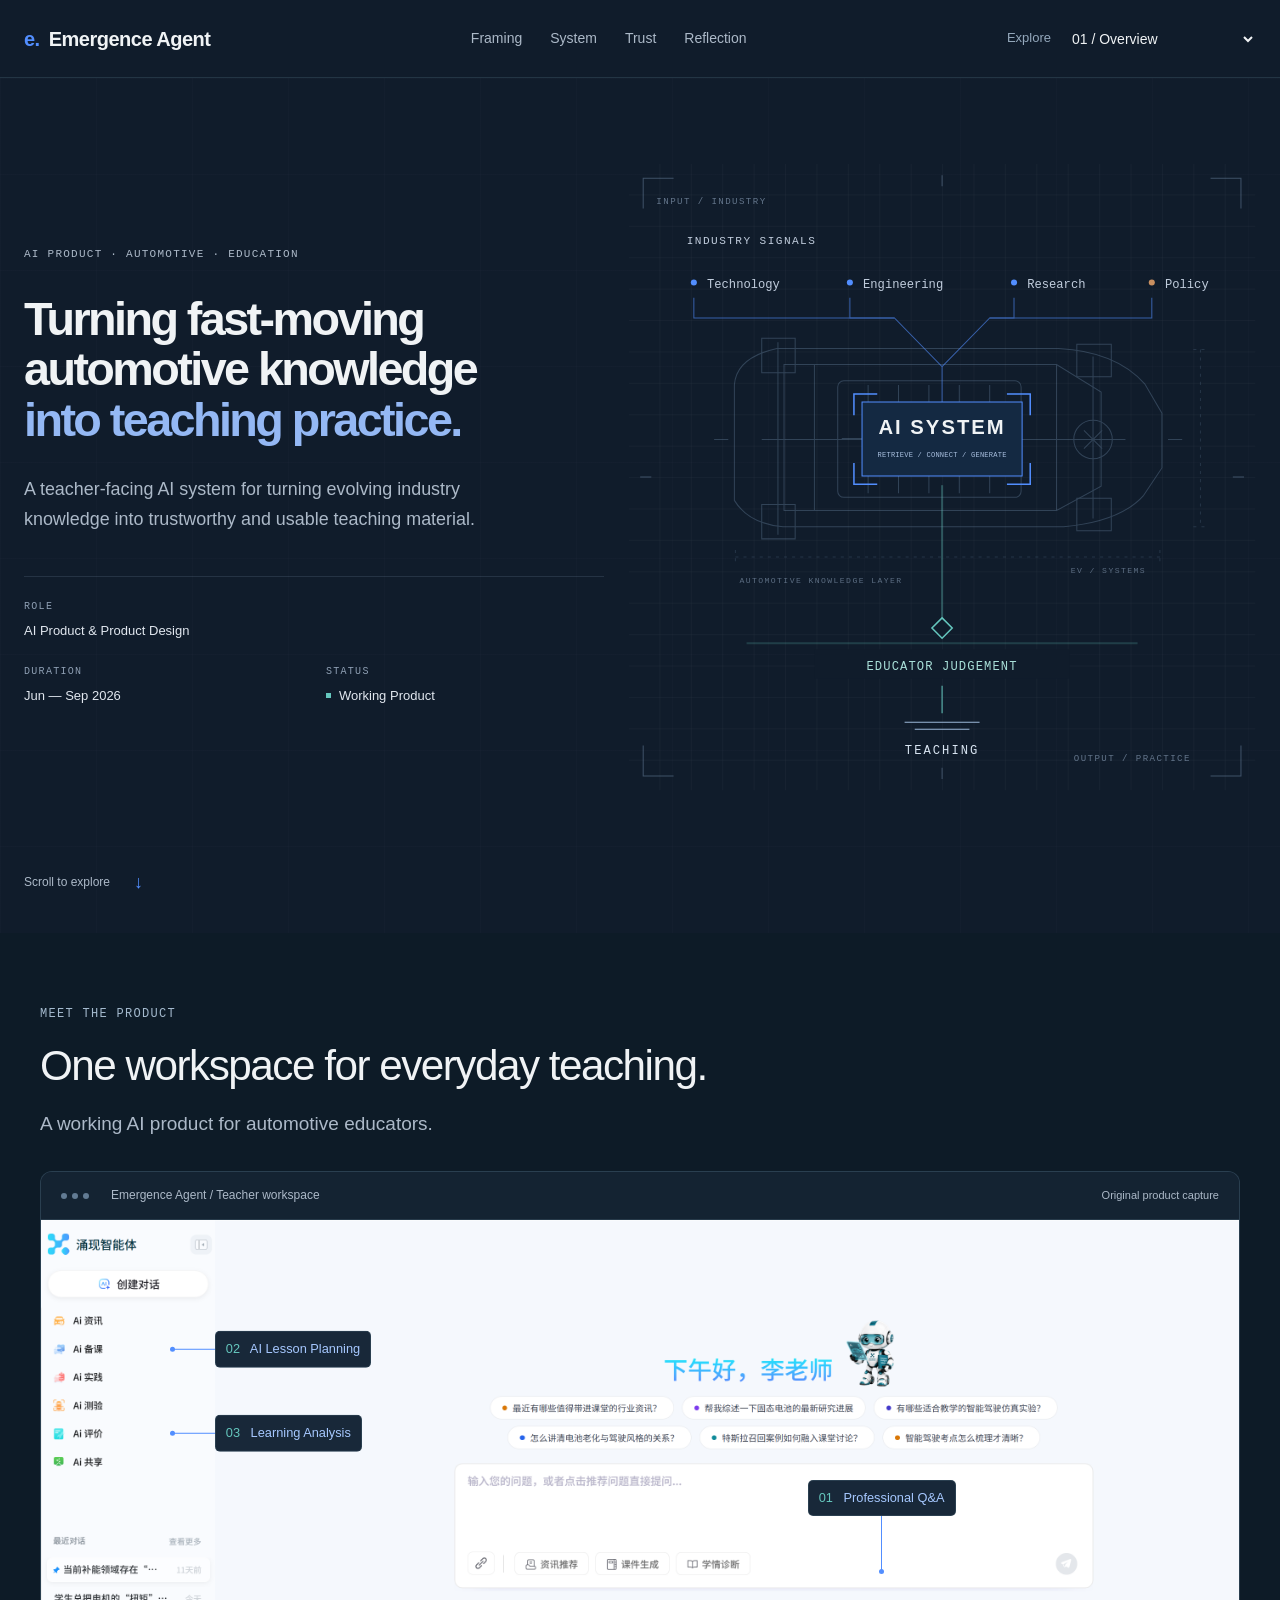
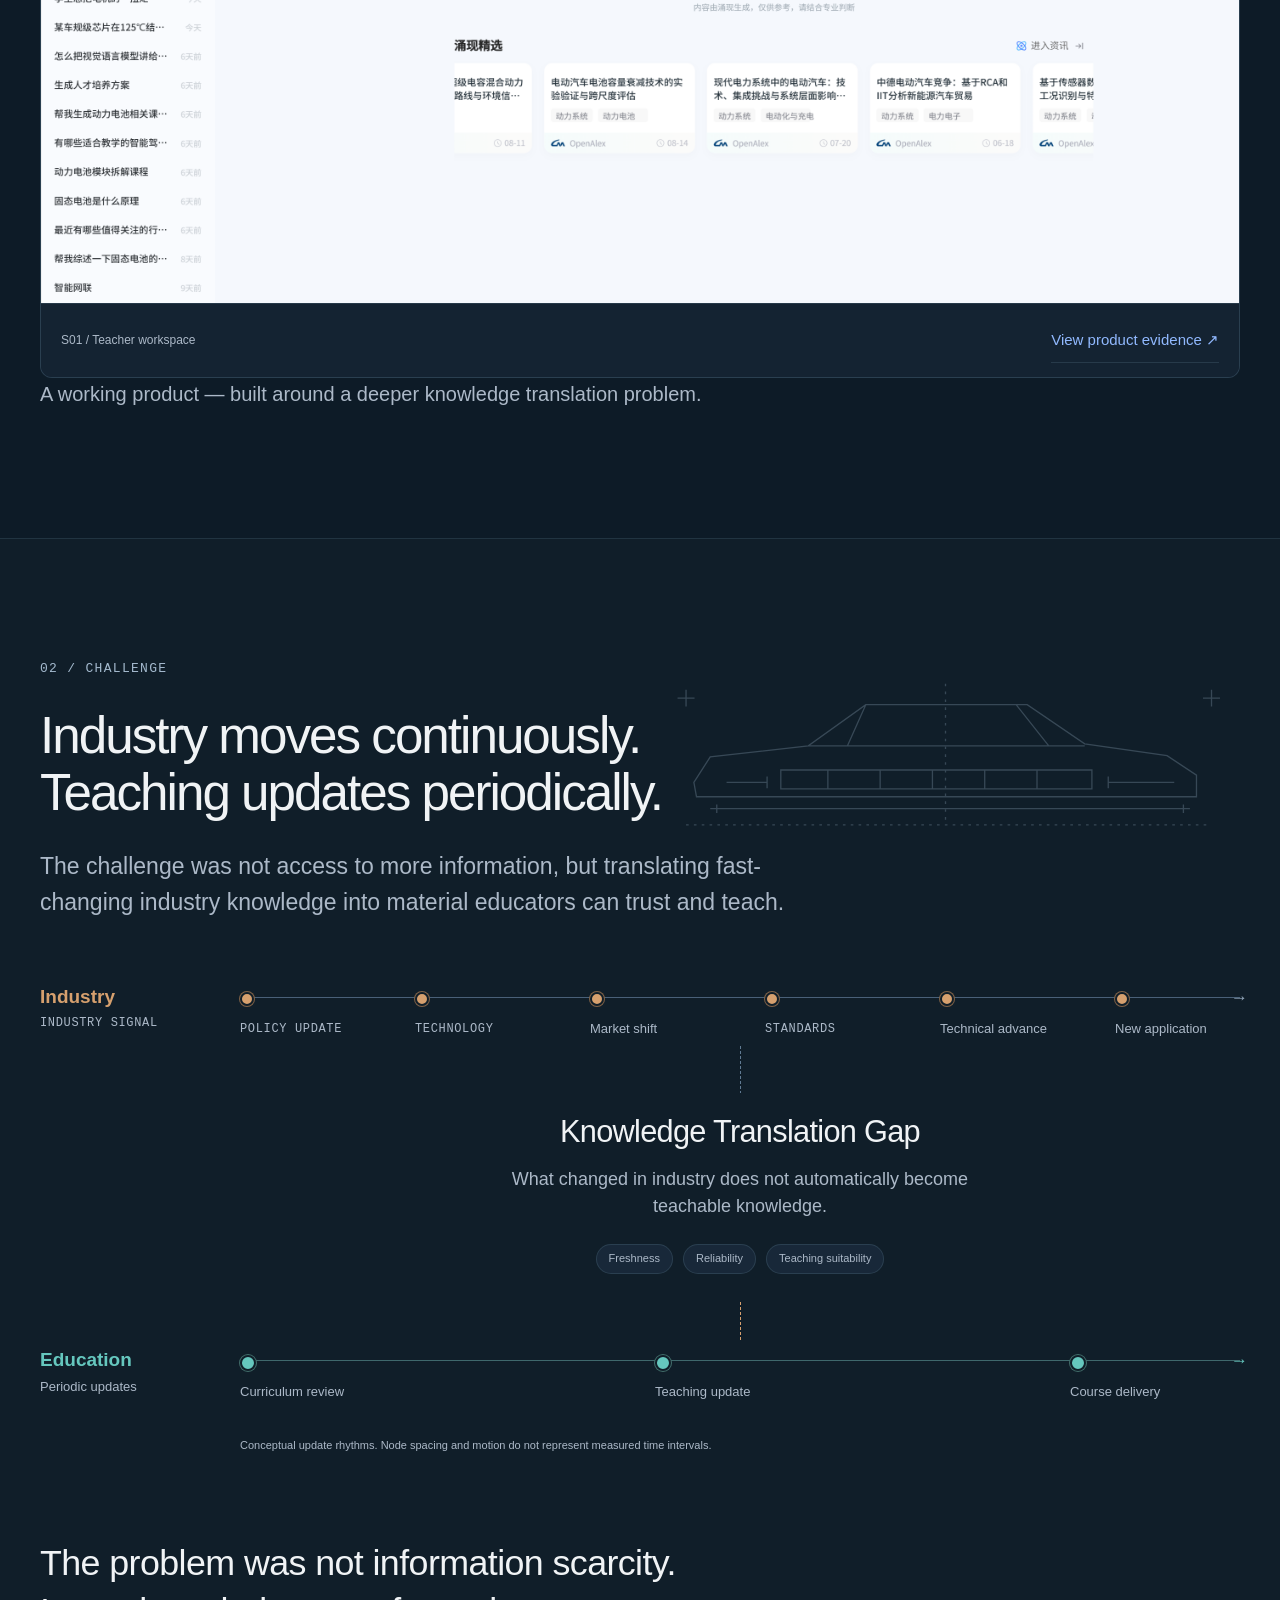
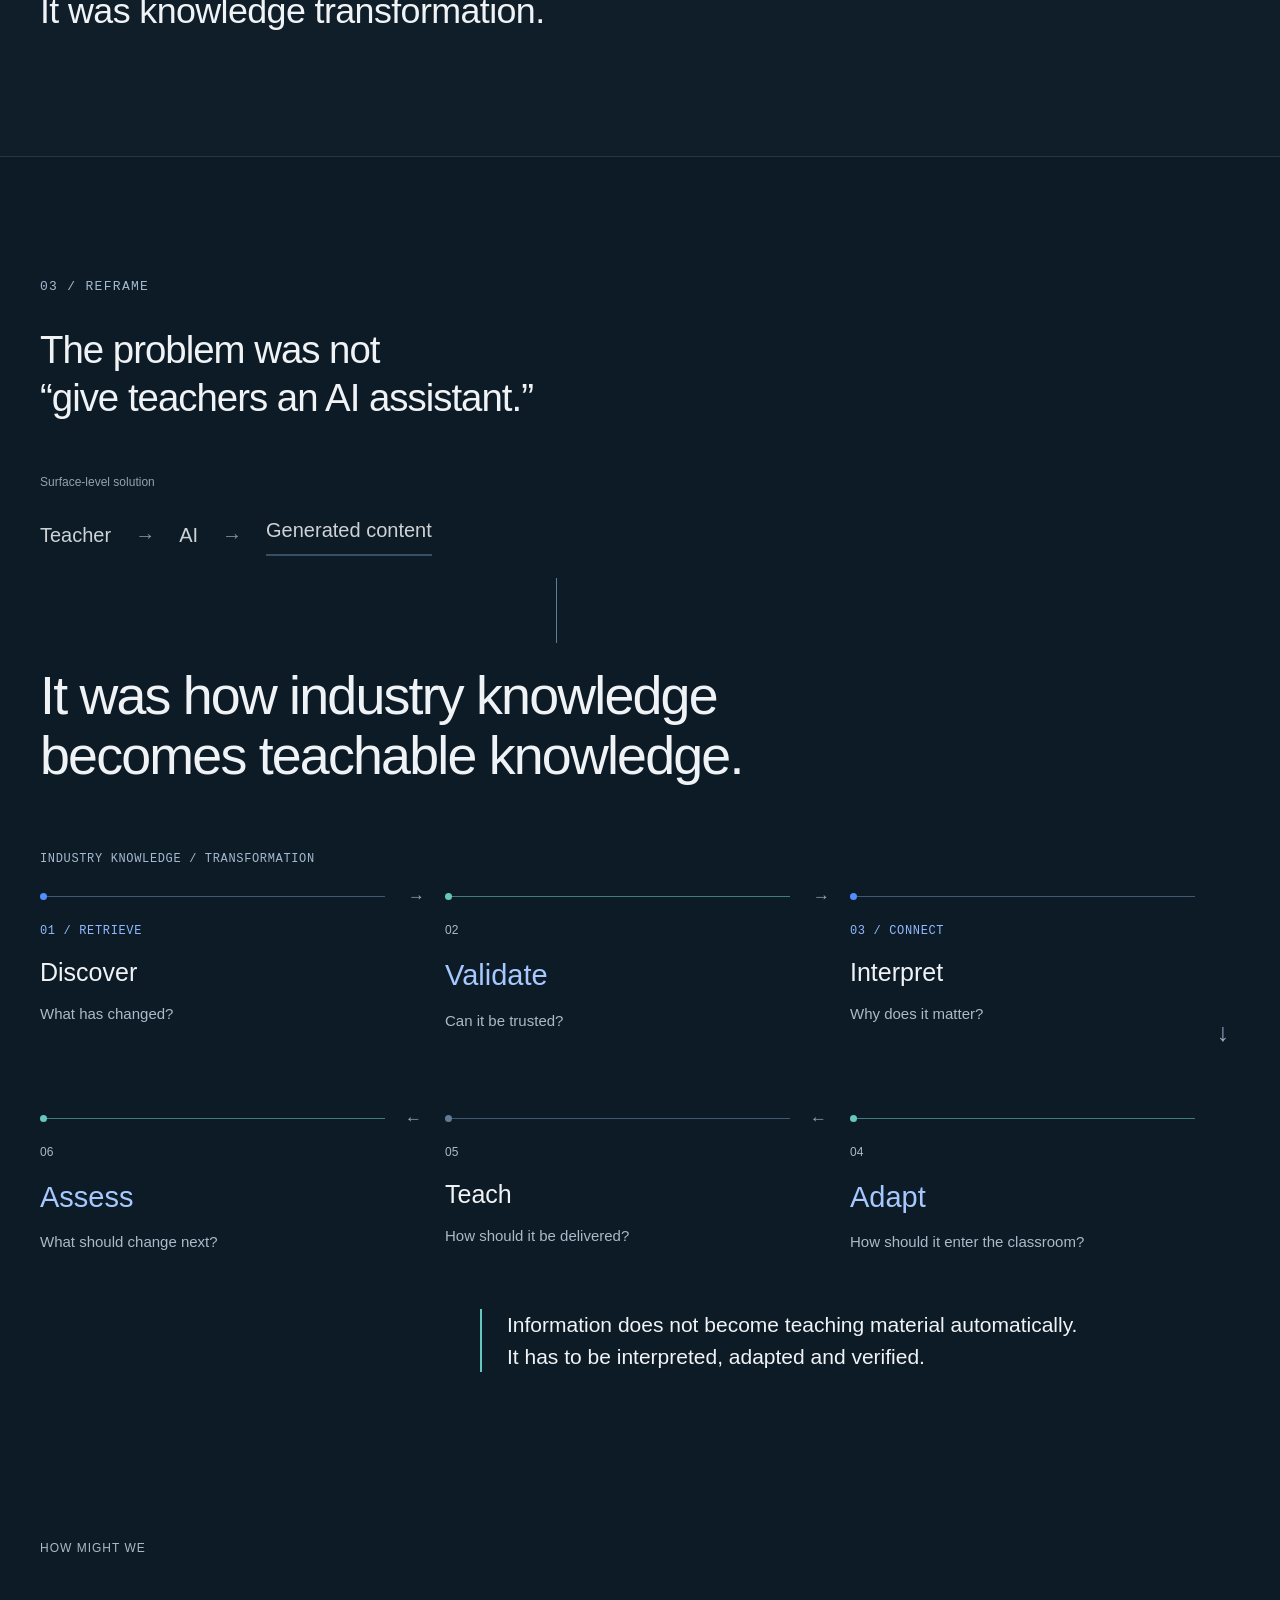
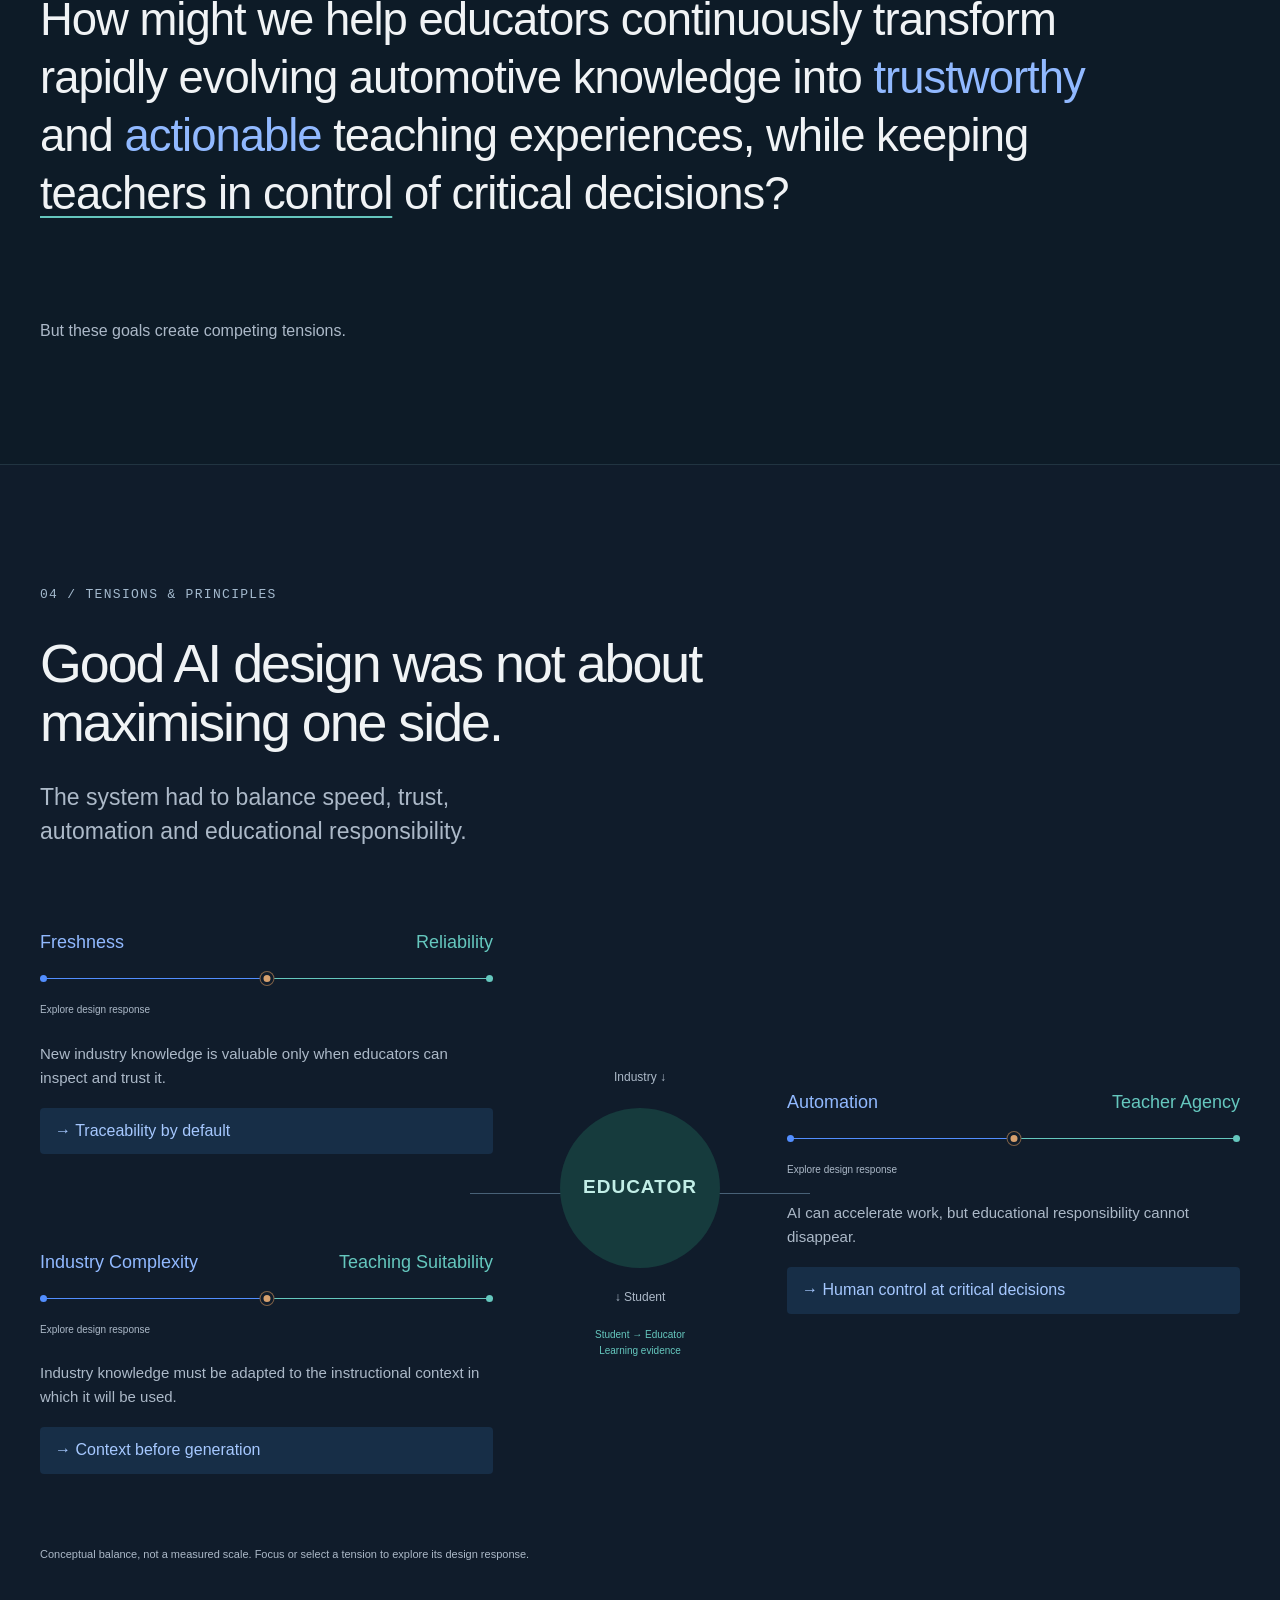
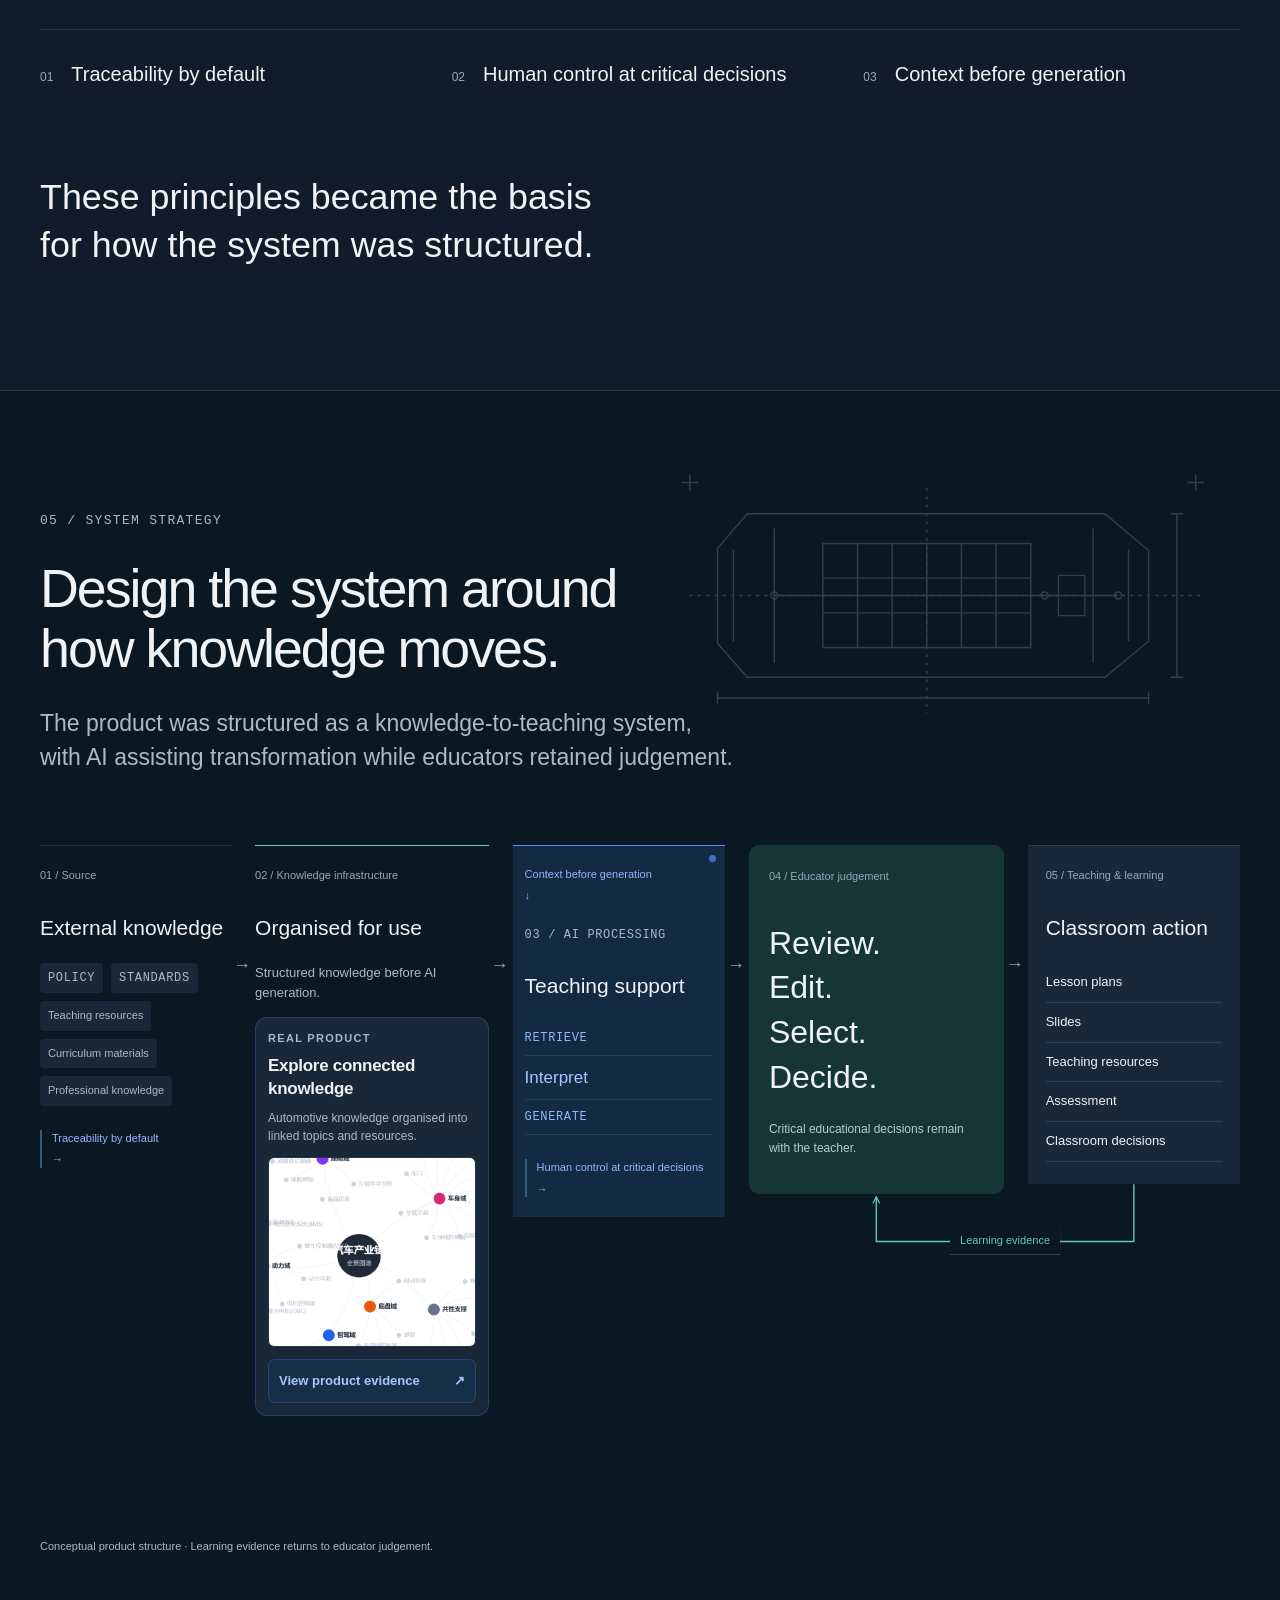
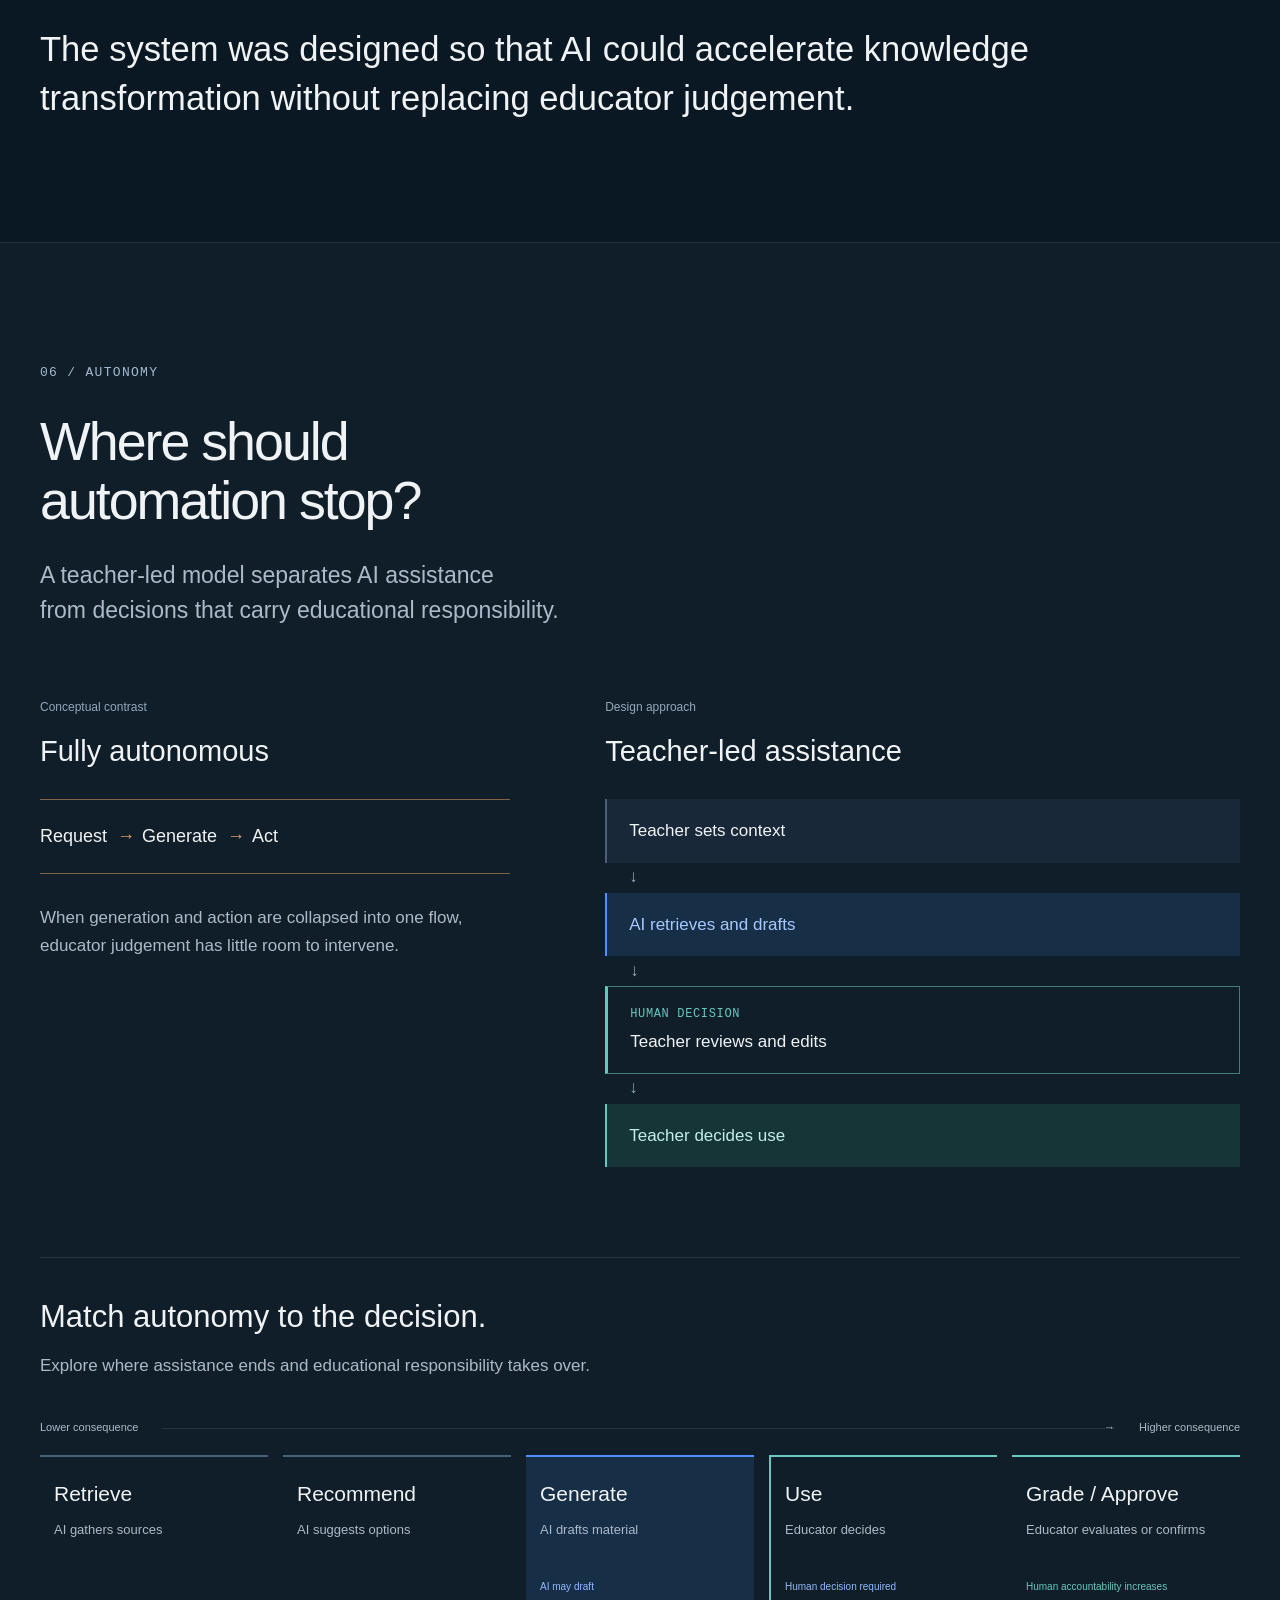
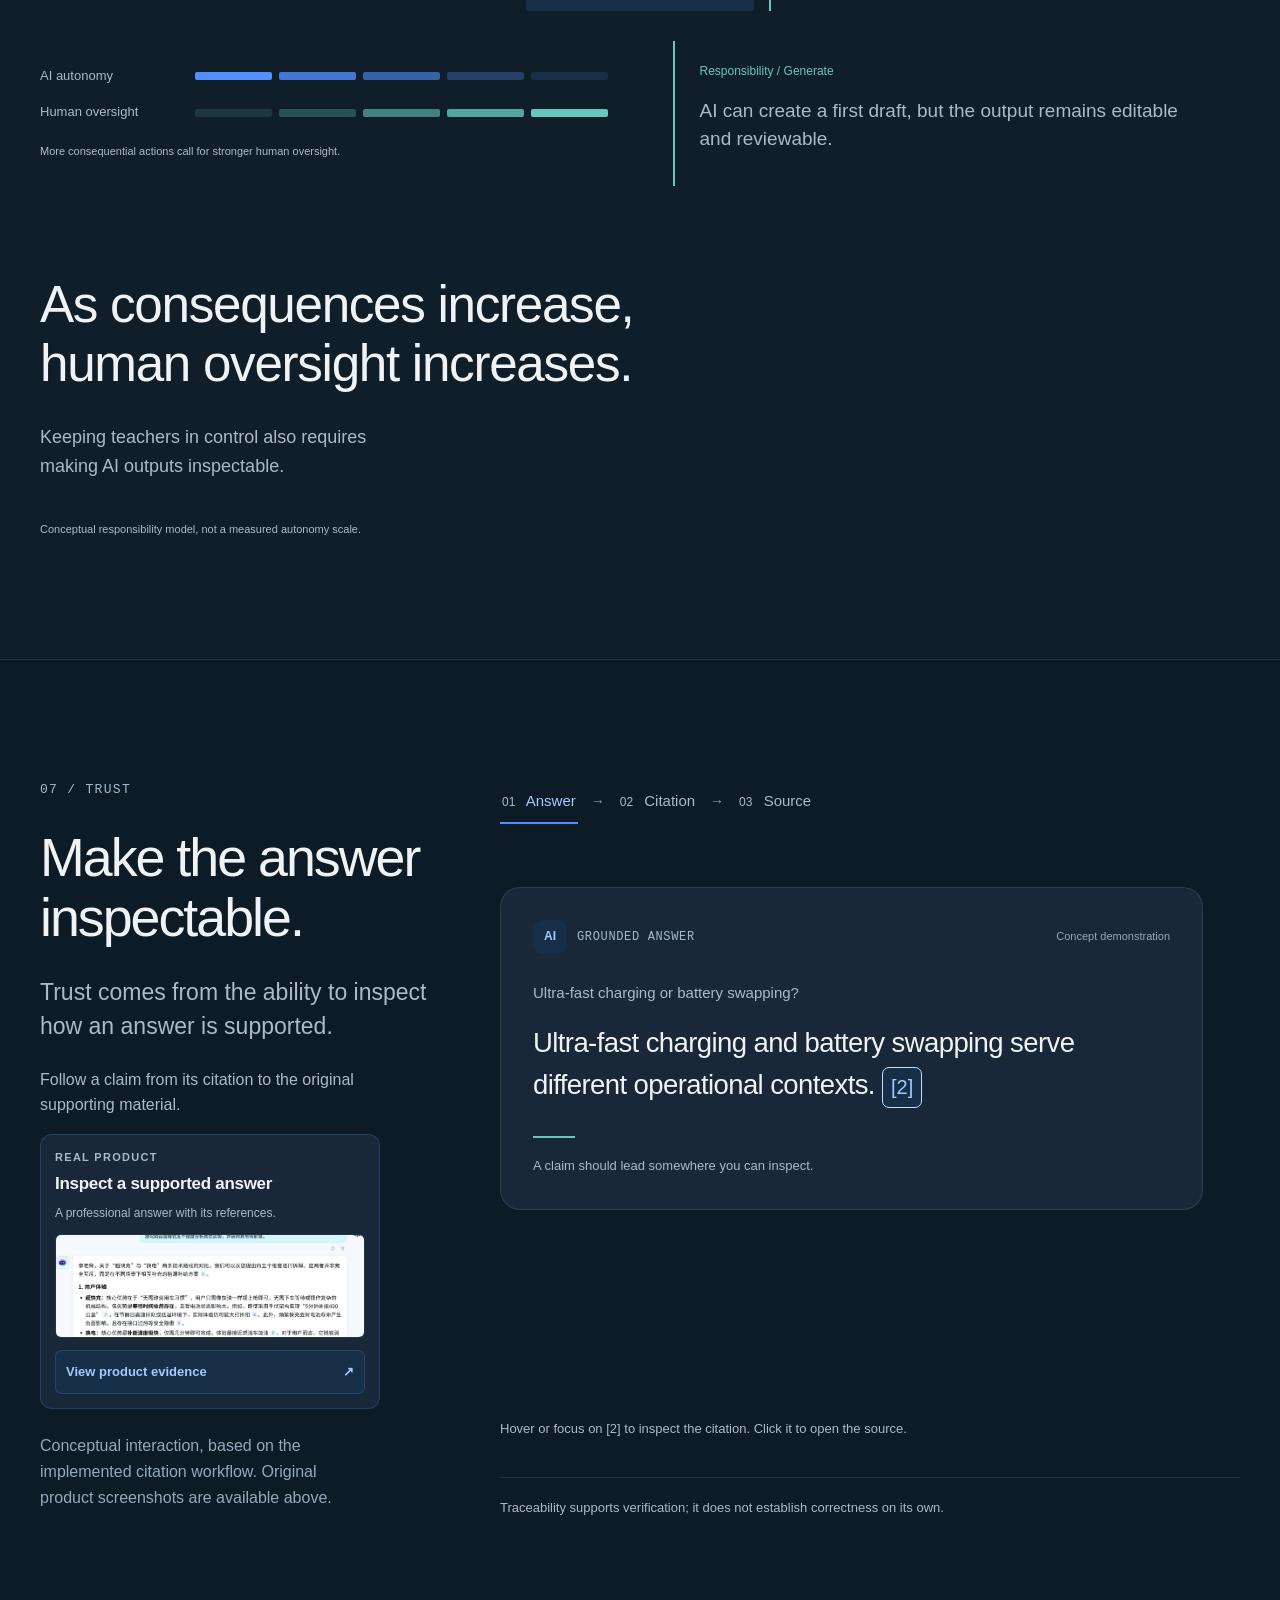
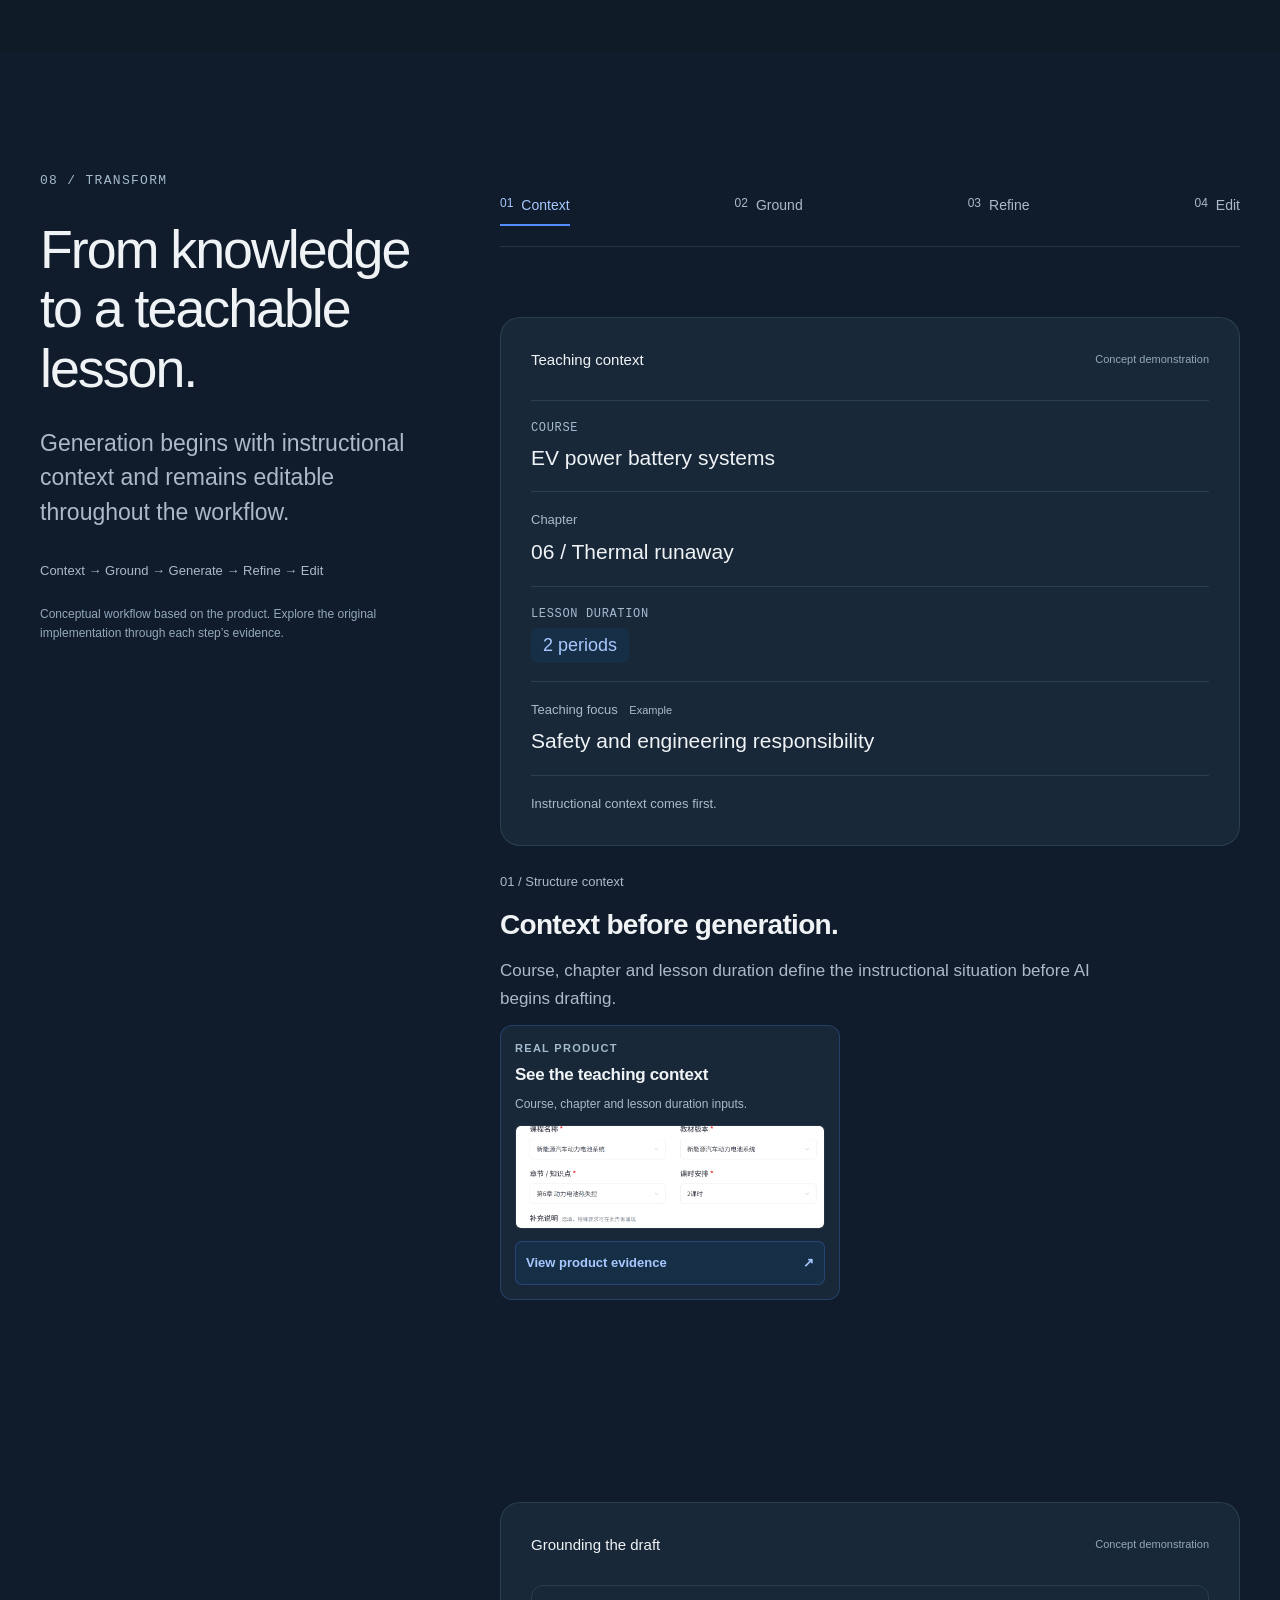
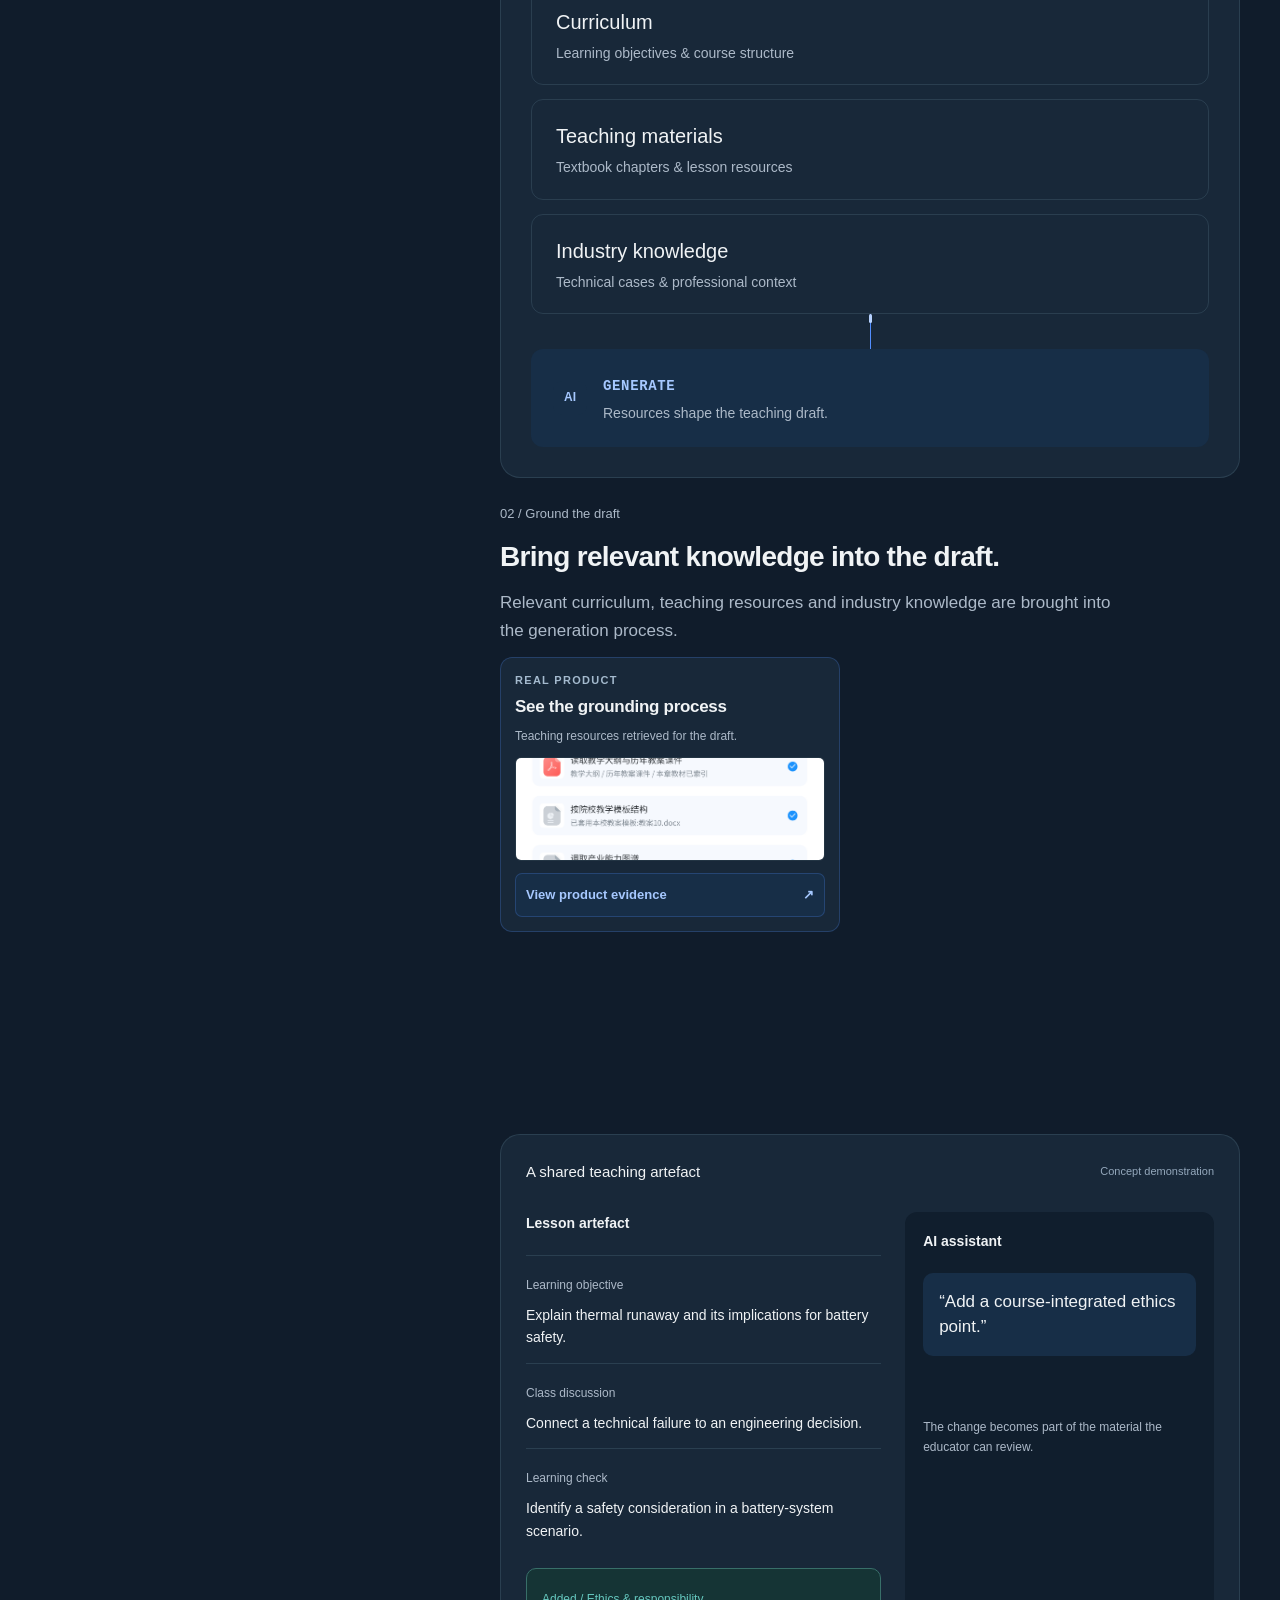
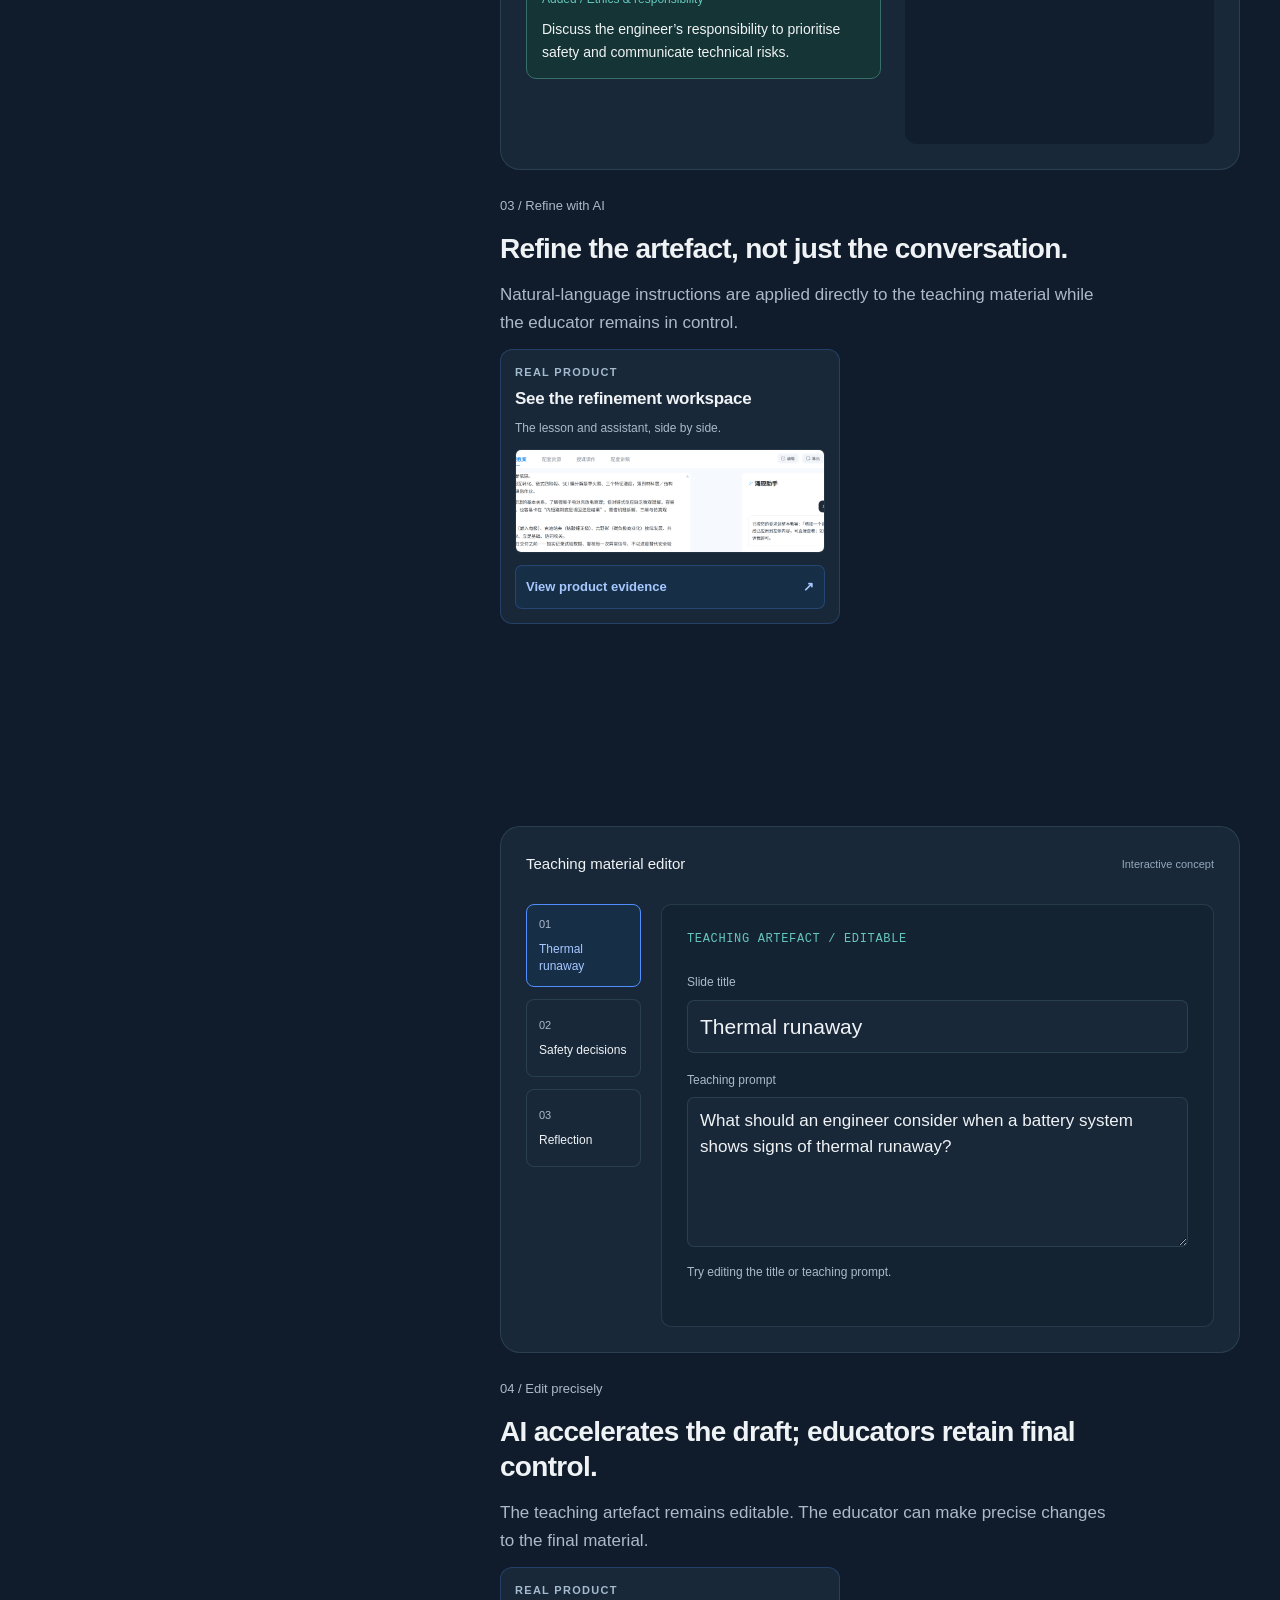
<file: index.html>
<!doctype html><html lang="en"><head><meta charset="utf-8"><meta name="viewport" content="width=device-width,initial-scale=1"><meta name="description" content="Emergence Agent: designing a teacher-led AI system for turning automotive industry knowledge into teaching practice."><title>Emergence Agent — AI, education & educator judgement</title><link rel="icon" href="favicon.svg"><link rel="stylesheet" href="style.css"><link rel="stylesheet" href="design-system.css"><link rel="stylesheet" href="transform.css"><link rel="stylesheet" href="learn.css"><link rel="stylesheet" href="iterate.css"><link rel="stylesheet" href="final-system.css"><link rel="stylesheet" href="reflection.css"><link rel="stylesheet" href="hero.css?v=signals-2"><link rel="stylesheet" href="challenge.css"><link rel="stylesheet" href="reframe.css"><link rel="stylesheet" href="tensions.css"><link rel="stylesheet" href="system.css?v=p05-evidence-1"><link rel="stylesheet" href="autonomy.css"><link rel="stylesheet" href="product-evidence-peek.css"><link rel="stylesheet" href="product-overview.css?v=signals-2"></head><body><a class="skip" href="#main">Skip to case study</a><header class="site-header"><a class="brand" href="#p01"><span aria-hidden="true">e.</span>Emergence Agent</a><nav aria-label="Highlights"><a href="#p03">Framing</a><a href="#p05">System</a><a href="#p07">Trust</a><a href="#p12">Reflection</a></nav><label class="section-picker"><span>Explore</span><select id="section-picker" aria-label="Jump to section"><option value="p01">01 / Overview</option><option value="product-overview">Product / At a glance</option><option value="p02">02 / Challenge</option><option value="p03">03 / Reframe</option><option value="p04">04 / Tensions &amp; principles</option><option value="p05">05 / System strategy</option><option value="p06">06 / Autonomy</option><option value="p07">07 / Trust</option><option value="p08">08 / Transform</option><option value="p09">09 / Learn</option><option value="p10">10 / Iterate</option><option value="p11">11 / Final system</option><option value="p12">12 / Reflection</option></select></label><div class="progress" aria-hidden="true"></div></header><main id="main"><article id="p01" class="case-hero" aria-labelledby="overview-title">
<div class="hero-editorial">
<div class="eyebrow">AI PRODUCT · AUTOMOTIVE · EDUCATION</div>
<h1 id="overview-title"><span>Turning fast-moving</span><span>automotive knowledge</span><span>into teaching practice.</span></h1>
<p class="hero-description">A teacher-facing AI system for turning evolving industry knowledge into trustworthy and usable teaching material.</p>
<dl class="hero-project-info"><div><dt>Role</dt><dd>AI Product &amp; Product Design</dd></div><div><dt>Duration</dt><dd>Jun — Sep 2026</dd></div><div><dt>Status</dt><dd><span class="hero-status-dot" aria-hidden="true"></span>Working Product</dd></div></dl>
</div>
<div class="hero-system">
<svg class="hero-schematic" viewBox="0 0 620 620" role="img" aria-labelledby="hero-system-title hero-system-description">
<title id="hero-system-title">Automotive intelligence, shaped by educator judgement</title>
<desc id="hero-system-description">Technology, engineering, research and policy signals enter an AI system that retrieves, connects and generates. Educator judgement guides the output into teaching practice. An abstract vehicle chassis anchors the system.</desc>
<defs><pattern id="hero-technical-grid" width="31" height="31" patternUnits="userSpaceOnUse"><path d="M31 0H0V31" fill="none" stroke="currentColor" stroke-width=".5"/></pattern></defs>
<rect class="hero-grid" x="1" y="1" width="618" height="618" fill="url(#hero-technical-grid)"/>
<g class="hero-coordinates" fill="none"><path d="M15 45V15H45 M575 15H605V45 M15 575V605H45 M575 605H605V575"/><path d="M310 12V23 M12 310H23 M597 310H608 M310 597V608"/></g>
<g class="hero-technical-label hero-coordinate-label"><text x="28" y="40">INPUT / INDUSTRY</text><text x="440" y="590">OUTPUT / PRACTICE</text></g>
<g class="hero-chassis" fill="none">
<path d="M105 219Q107 192 147 183L425 183Q482 186 510 218L527 247V301L509 328Q486 354 430 359H153Q119 356 105 333Z"/>
<path d="M154 199H423L467 226V319L423 343H154Z M184 199V343 M423 199V343 M132 273H491"/>
<rect x="207" y="215" width="181" height="115" rx="6"/>
<path d="M237 219V326 M267 219V326 M297 219V326 M327 219V326 M357 219V326 M211 272H384"/>
<path d="M148 177V367 M459 191V351 M132 173H165V207H132Z M132 337H165V371H132Z M443 179H477V211H443Z M443 331H477V363H443Z"/>
<circle cx="459" cy="273" r="19"/><path d="M450 264L468 282 M450 282L468 264 M85 273H99 M533 273H547"/>
<path class="hero-dimension" d="M106 389H525 M106 382V396 M525 382V396 M565 184V359 M558 184H572 M558 359H572"/>
</g>
<g class="hero-technical-label hero-chassis-label"><text x="110" y="415">AUTOMOTIVE KNOWLEDGE LAYER</text><text x="437" y="405">EV / SYSTEMS</text></g>
<g class="hero-signal-nodes">
<text class="hero-technical-label hero-input-label" x="58" y="80">INDUSTRY SIGNALS</text>
<g class="hero-signal signal-technology"><circle cx="65" cy="118" r="3"/><text x="78" y="123">Technology</text></g>
<g class="hero-signal signal-engineering"><circle cx="219" cy="118" r="3"/><text x="232" y="123">Engineering</text></g>
<g class="hero-signal signal-research"><circle cx="381" cy="118" r="3"/><text x="394" y="123">Research</text></g>
<g class="hero-signal signal-policy"><circle cx="517" cy="118" r="3"/><text x="530" y="123">Policy</text></g>
</g>
<g class="hero-connections" fill="none"><path pathLength="1" d="M65 133V153H263L310 201V236"/><path pathLength="1" d="M219 133V153H263"/><path pathLength="1" d="M381 133V153H357L310 201"/><path pathLength="1" d="M517 133V153H357"/></g>
<g class="hero-signal-flow" aria-hidden="true" fill="none">
<path class="hero-travelling-signal" d="M65 133V153H263L310 201V236" pathLength="100" style="--signal-delay:0s"/>
<path class="hero-travelling-signal" d="M219 133V153H263L310 201V236" pathLength="100" style="--signal-delay:-1s"/>
<path class="hero-travelling-signal" d="M381 133V153H357L310 201V236" pathLength="100" style="--signal-delay:-2s"/>
<path class="hero-travelling-signal" d="M517 133V153H357L310 201V236" pathLength="100" style="--signal-delay:-3s"/>
<path class="hero-travelling-signal hero-output-signal" d="M310 318V449" pathLength="100" style="--signal-delay:-.8s"/>
<path class="hero-travelling-signal hero-output-signal" d="M310 516V543" pathLength="100" style="--signal-delay:-1.8s"/>
</g>
<g class="hero-ai-core"><path class="hero-core-plate" d="M231 236H389V309H231Z"/><path class="hero-core-brackets" d="M223 249V228H246 M374 228H397V249 M223 296V317H246 M374 317H397V296" fill="none"/><text class="hero-core-title" x="310" y="267" text-anchor="middle">AI SYSTEM</text><text class="hero-core-subtitle" x="310" y="290" text-anchor="middle">RETRIEVE / CONNECT / GENERATE</text></g>
<path class="hero-judgement-path" pathLength="1" d="M310 318V456" fill="none"/>
<g class="hero-judgement"><path class="hero-judgement-rule" d="M117 474H503"/><path class="hero-judgement-diamond" d="M310 449L320 459L310 469L300 459Z"/><rect x="184" y="480" width="252" height="29" class="hero-judgement-backplate"/><text x="310" y="500" text-anchor="middle">EDUCATOR JUDGEMENT</text><path d="M310 516V543" fill="none"/></g>
<g class="hero-teaching"><path d="M273 552H347 M283 559H337"/><text x="310" y="583" text-anchor="middle">TEACHING</text></g>
</svg>
</div>
<a class="hero-scroll-cue" href="#product-overview"><span>Scroll to explore</span><span aria-hidden="true">↓</span></a>
</article>
<article id="product-overview" class="product-overview-section" aria-labelledby="product-overview-heading">
<header class="product-overview-heading"><div class="eyebrow">MEET THE PRODUCT</div><h2 id="product-overview-heading">One workspace for everyday teaching.</h2><p>A working AI product for automotive educators.</p></header>
<figure class="working-product"><div class="product-browser-bar"><span class="browser-dots" aria-hidden="true"><i></i><i></i><i></i></span><span>Emergence Agent / Teacher workspace</span><span class="capture-label">Original product capture</span></div><div class="product-pan" tabindex="0" role="region" aria-label="Teacher workspace screenshot. On narrow screens scroll horizontally to explore the complete interface."><div class="product-image-stage"><img src="assets/S01-full.png" width="2820" height="1608" alt="Emergence Agent teacher workspace, showing the product logo, left module navigation, professional question input, lesson generation and learning diagnosis shortcuts, and curated industry resources."><div class="system-marker qa-marker"><span class="marker-label"><b>01</b> Professional Q&A</span><span class="marker-line" aria-hidden="true"></span></div><div class="system-marker planning-marker"><span class="marker-line" aria-hidden="true"></span><span class="marker-label"><b>02</b> AI Lesson Planning</span></div><div class="system-marker analysis-marker"><span class="marker-line" aria-hidden="true"></span><span class="marker-label"><b>03</b> Learning Analysis</span></div></div></div><figcaption><span>S01 / Teacher workspace <span class="pan-hint">— Swipe or scroll horizontally to explore.</span></span><button type="button" class="evidence-link" data-evidence="S01-full">View original capture ↗</button></figcaption></figure>
<p class="product-transition">A working product — built around a deeper knowledge translation problem.</p>
</article>
<article id="p02" class="rhythm-challenge">
<header><div class="eyebrow">02 / CHALLENGE</div><h2>Industry moves continuously. <br>Teaching updates periodically.</h2><p class="challenge-lead">The challenge was not access to more information, but translating fast-changing industry knowledge into material educators can trust and teach.</p></header>
<div class="rhythm-visual" aria-label="Conceptual comparison of update rhythms, not a measured timeline.">
<section class="rhythm-track industry-track" aria-labelledby="industry-rhythm"><div class="rhythm-track-label"><h3 id="industry-rhythm">Industry</h3><p class="theme-metadata">INDUSTRY SIGNAL</p></div><ol class="rhythm-events"><li class="theme-metadata">POLICY UPDATE</li><li class="theme-metadata">TECHNOLOGY</li><li>Market shift</li><li class="theme-metadata">STANDARDS</li><li>Technical advance</li><li>New application</li></ol></section>
<div class="translation-break"><div class="broken-transfer" aria-hidden="true"><span></span><span></span></div><div class="translation-message"><h3>Knowledge Translation Gap</h3><p>What changed in industry does not automatically become teachable knowledge.</p><ul class="challenge-chips" aria-label="Requirements for teaching knowledge"><li>Freshness</li><li>Reliability</li><li>Teaching suitability</li></ul></div></div>
<section class="rhythm-track education-track" aria-labelledby="education-rhythm"><div class="rhythm-track-label"><h3 id="education-rhythm">Education</h3><p>Periodic updates</p></div><ol class="rhythm-events"><li>Curriculum review</li><li>Teaching update</li><li>Course delivery</li></ol></section>
<p class="rhythm-caption">Conceptual update rhythms. Node spacing and motion do not represent measured time intervals.</p>
</div>
<footer class="challenge-transition">The problem was not information scarcity.<br>It was knowledge transformation.</footer>
</article>
<article id="p03" class="reframe-section">
<header><div class="eyebrow">03 / REFRAME</div><h2>The problem was not<br>“give teachers an AI assistant.”</h2></header>
<div class="reframe-expansion"><div class="surface-proposal"><span>Surface-level solution</span><div class="surface-sequence"><span>Teacher</span><i aria-hidden="true">→</i><span>AI</span><i aria-hidden="true">→</i><strong>Generated content</strong></div></div><div class="expansion-stem" aria-hidden="true"></div><div class="deeper-problem"><h3>It was how industry knowledge<br>becomes teachable knowledge.</h3><p class="process-intro theme-metadata">INDUSTRY KNOWLEDGE / TRANSFORMATION</p><ol class="transformation-path"><li><span class="path-number theme-metadata">01 / RETRIEVE</span><h4>Discover</h4><p>What has changed?</p></li><li class="path-emphasis"><span class="path-number">02</span><h4>Validate</h4><p>Can it be trusted?</p></li><li><span class="path-number theme-metadata">03 / CONNECT</span><h4>Interpret</h4><p>Why does it matter?</p></li><li class="path-emphasis"><span class="path-number">04</span><h4>Adapt</h4><p>How should it enter the classroom?</p></li><li><span class="path-number">05</span><h4>Teach</h4><p>How should it be delivered?</p></li><li class="path-emphasis"><span class="path-number">06</span><h4>Assess</h4><p>What should change next?</p></li></ol><p class="transformation-insight">Information does not become teaching material automatically.<br>It has to be interpreted, adapted and verified.</p></div></div>
<section class="reframe-question" aria-labelledby="hmw-question"><span>HOW MIGHT WE</span><h3 id="hmw-question">How might we help educators continuously transform rapidly evolving automotive knowledge into <em>trustworthy</em> and <em>actionable</em> teaching experiences, while keeping <em>teachers in control</em> of critical decisions?</h3></section><footer class="reframe-next">But these goals create competing tensions.</footer>
</article>
<article id="p04" class="tensions-section"><header><div class="eyebrow">04 / TENSIONS &amp; PRINCIPLES</div><h2>Good AI design was not about<br>maximising one side.</h2><p class="tensions-lead">The system had to balance speed, trust,<br>automation and educational responsibility.</p></header><div class="tension-field"><div class="educator-core"><span class="stakeholder-in">Industry ↓</span><strong>EDUCATOR</strong><span class="stakeholder-out">↓ Student</span><small>Student → Educator<br>Learning evidence</small></div><section class="tension-pair tension-1" aria-labelledby="tension-title-0"><button type="button" class="tension-trigger" aria-pressed="false" aria-controls="principle-0"><span id="tension-title-0" class="tension-poles"><span>Freshness</span><span>Reliability</span></span><span class="balance-spectrum" aria-hidden="true"><i></i></span><span class="tension-instruction">Explore design response</span></button><div class="tension-response" id="principle-0"><p>New industry knowledge is valuable only when educators can inspect and trust it.</p><strong><span aria-hidden="true">→ </span>Traceability by default</strong></div></section><section class="tension-pair tension-2" aria-labelledby="tension-title-1"><button type="button" class="tension-trigger" aria-pressed="false" aria-controls="principle-1"><span id="tension-title-1" class="tension-poles"><span>Automation</span><span>Teacher Agency</span></span><span class="balance-spectrum" aria-hidden="true"><i></i></span><span class="tension-instruction">Explore design response</span></button><div class="tension-response" id="principle-1"><p>AI can accelerate work, but educational responsibility cannot disappear.</p><strong><span aria-hidden="true">→ </span>Human control at critical decisions</strong></div></section><section class="tension-pair tension-3" aria-labelledby="tension-title-2"><button type="button" class="tension-trigger" aria-pressed="false" aria-controls="principle-2"><span id="tension-title-2" class="tension-poles"><span>Industry Complexity</span><span>Teaching Suitability</span></span><span class="balance-spectrum" aria-hidden="true"><i></i></span><span class="tension-instruction">Explore design response</span></button><div class="tension-response" id="principle-2"><p>Industry knowledge must be adapted to the instructional context in which it will be used.</p><strong><span aria-hidden="true">→ </span>Context before generation</strong></div></section></div><p class="tension-model-note">Conceptual balance, not a measured scale. Focus or select a tension to explore its design response.</p><ol class="principles-strip"><li><span>01</span><strong>Traceability by default</strong></li><li><span>02</span><strong>Human control at critical decisions</strong></li><li><span>03</span><strong>Context before generation</strong></li></ol><footer class="tensions-closing">These principles became the basis<br>for how the system was structured.</footer></article>
<article id="p05" class="knowledge-system-section"><header><div class="eyebrow">05 / SYSTEM STRATEGY</div><h2>Design the system around<br>how knowledge moves.</h2><p class="system-lead">The product was structured as a knowledge-to-teaching system,<br>with AI assisting transformation while educators retained judgement.</p></header><div class="knowledge-flow"><ol class="system-layers"><li class="flow-source"><span class="flow-index">01 / Source</span><h3>External knowledge</h3><ul class="source-chips"><li class="theme-metadata">POLICY</li><li class="theme-metadata">STANDARDS</li><li>Teaching resources</li><li>Curriculum materials</li><li>Professional knowledge</li></ul><p class="flow-principle">Traceability by default <span aria-hidden="true">→</span></p></li><li class="flow-knowledge"><span class="flow-index">02 / Knowledge infrastructure</span><h3>Organised for use</h3><p class="knowledge-intro">Structured knowledge before AI generation.</p><button type="button" class="evidence-link" data-evidence="S02">View product evidence ↗</button></li><li class="flow-ai"><p class="flow-principle">Context before generation <span aria-hidden="true">↓</span></p><span class="flow-index theme-metadata">03 / AI PROCESSING</span><h3>Teaching support</h3><ul class="ai-actions"><li class="theme-metadata">RETRIEVE</li><li>Interpret</li><li class="theme-metadata">GENERATE</li></ul><p class="flow-principle control-principle">Human control at critical decisions <span aria-hidden="true">→</span></p></li><li class="flow-educator" id="system-educator"><span class="flow-index">04 / Educator judgement</span><h3>Review.<br>Edit.<br>Select.<br>Decide.</h3><p>Critical educational decisions remain with the teacher.</p></li><li class="flow-teaching" id="system-teaching"><span class="flow-index">05 / Teaching &amp; learning</span><h3>Classroom action</h3><ul><li>Lesson plans</li><li>Slides</li><li>Teaching resources</li><li>Assessment</li><li>Classroom decisions</li></ul></li></ol><svg class="system-feedback-svg" aria-hidden="true"><defs><marker id="system-feedback-arrow" viewBox="0 0 10 10" refX="8" refY="5" markerWidth="6" markerHeight="6" orient="auto-start-reverse"><path d="M1 1L9 5L1 9" fill="none" stroke="#45988e" stroke-width="1.5"/></marker></defs><path class="system-feedback-path" fill="none" stroke="#45988e" stroke-width="1.4" marker-end="url(#system-feedback-arrow)"/></svg><span class="system-feedback-label">Learning evidence</span></div><p class="system-scope">Conceptual product structure · Learning evidence returns to educator judgement.</p><footer class="system-strategy-closing">The system was designed so that AI could accelerate knowledge transformation without replacing educator judgement.</footer></article>
<article id="p06" class="responsibility-section"><header><div class="eyebrow">06 / AUTONOMY</div><h2>Where should<br>automation stop?</h2><p class="responsibility-lead">A teacher-led model separates AI assistance<br>from decisions that carry educational responsibility.</p></header><div class="responsibility-contrast"><section class="autonomous-model"><span class="model-label">Conceptual contrast</span><h3>Fully autonomous</h3><ol class="automatic-chain"><li>Request</li><li>Generate</li><li>Act</li></ol><p>When generation and action are collapsed into one flow, educator judgement has little room to intervene.</p></section><section class="teacher-led-model"><span class="model-label">Design approach</span><h3>Teacher-led assistance</h3><ol class="supervised-chain"><li>Teacher sets context</li><li class="ai-draft-step">AI retrieves and drafts</li><li class="human-checkpoint"><span class="theme-metadata theme-human">HUMAN DECISION</span>Teacher reviews and edits</li><li>Teacher decides use</li></ol></section></div><section class="responsibility-ladder" aria-labelledby="ladder-heading"><header><h3 id="ladder-heading">Match autonomy to the decision.</h3><p>Explore where assistance ends and educational responsibility takes over.</p></header><div class="consequence-direction"><span>Lower consequence</span><span aria-hidden="true">→</span><span>Higher consequence</span></div><div class="ladder-actions"><button type="button" data-responsibility="0" aria-pressed="false" aria-controls="responsibility-note" class=" "><span class="action-name">Retrieve</span><span class="action-role">AI gathers sources</span></button><button type="button" data-responsibility="1" aria-pressed="false" aria-controls="responsibility-note" class=" "><span class="action-name">Recommend</span><span class="action-role">AI suggests options</span></button><button type="button" data-responsibility="2" aria-pressed="true" aria-controls="responsibility-note" class=" "><span class="action-name">Generate</span><span class="action-role">AI drafts material</span><small>AI may draft</small></button><button type="button" data-responsibility="3" aria-pressed="false" aria-controls="responsibility-note" class="decision-boundary "><span class="action-name">Use</span><span class="action-role">Educator decides</span><small>Human decision required</small></button><button type="button" data-responsibility="4" aria-pressed="false" aria-controls="responsibility-note" class=" accountability-boundary"><span class="action-name">Grade / Approve</span><span class="action-role">Educator evaluates or confirms</span><small>Human accountability increases</small></button></div><div class="responsibility-detail"><div class="oversight-relationship"><div><span>AI autonomy</span><span class="responsibility-marks ai-marks" aria-hidden="true"><i></i><i></i><i></i><i></i><i></i></span></div><div><span>Human oversight</span><span class="responsibility-marks human-marks" aria-hidden="true"><i></i><i></i><i></i><i></i><i></i></span></div><p>More consequential actions call for stronger human oversight.</p></div><aside id="responsibility-note" aria-live="polite" aria-atomic="true"><span>Responsibility / <strong id="responsibility-name">Generate</strong></span><p id="responsibility-copy">AI can create a first draft, but the output remains editable and reviewable.</p></aside></div></section><footer class="responsibility-ending"><h3>As consequences increase,<br>human oversight increases.</h3><p>Keeping teachers in control also requires<br>making AI outputs inspectable.</p><small>Conceptual responsibility model, not a measured autonomy scale.</small></footer></article>
<article id="p07" class="trust-section">
<div class="trust-intro"><div class="eyebrow">07 / Trust</div><h2>Make the answer<br>inspectable.</h2><p class="lead">Trust comes from the ability to inspect how an answer is supported.</p><p>Follow a claim from its citation to the original supporting material.</p><button class="evidence-link" id="open-evidence" type="button">View product evidence <span aria-hidden="true">↗</span></button><p class="scope-note">Conceptual interaction, based on the implemented citation workflow. Original product screenshots are available above.</p></div>
<div class="trust-experience"><div class="chain-tabs" aria-label="Explore the evidence chain"><button type="button" class="active" data-step="answer" aria-pressed="true"><span>01</span> Answer</button><span aria-hidden="true">→</span><button type="button" data-step="evidence" aria-pressed="false"><span>02</span> Citation</button><span aria-hidden="true">→</span><button type="button" data-step="source" aria-pressed="false"><span>03</span> Source</button></div>
<div class="evidence-stage">
<div class="answer-card"><div class="answer-card-top"><span class="ai-mark" aria-hidden="true">AI</span><span class="theme-metadata">GROUNDED ANSWER</span><span class="concept-tag">Concept demonstration</span></div><p class="answer-question">Ultra-fast charging or battery swapping?</p><p class="answer-text">Ultra-fast charging and battery swapping serve different operational contexts. <span class="citation-wrap"><button id="citation" type="button" aria-label="Inspect citation 2" aria-expanded="false" aria-controls="citation-card">[2]</button></span></p><div class="answer-rule"></div><p class="answer-foot">A claim should lead somewhere you can inspect.</p></div>
<div class="citation-card" id="citation-card" hidden><span class="source-kind">Citation 2 · Textbook</span><h3>电动汽车技术、政策与市场</h3><p>Pages 106, 108, 111</p><button type="button" id="open-source">Inspect original passage <span aria-hidden="true">→</span></button></div>
<section class="source-panel" id="source-panel" aria-labelledby="source-heading" hidden><header><span class="source-kind">Original source · Citation 2</span><button class="icon-button" type="button" id="close-source" aria-label="Close original source">×</button></header><h3 id="source-heading">电动汽车技术、政策与市场</h3><p class="source-meta">Excerpt from passage 1</p><blockquote lang="zh-CN">而快速充电和换电两种模式之间也并不互相排斥。很有可能两者会分别在各自适用的场合得到发展，甚至相互补充。</blockquote><p class="translation-label">English translation</p><p class="translation">Fast charging and battery swapping are not mutually exclusive. Both may develop in their respective use cases and even complement one another.</p><p class="source-note">Selected passage from the product’s source view. Inspect the original screenshot to see its surrounding context.</p><button type="button" class="evidence-link" id="source-evidence">View original screenshot ↗</button></section>
</div><p class="interaction-hint" id="interaction-hint" aria-live="polite">Hover or focus on [2] to inspect the citation. Click it to open the source.</p><p class="trust-conclusion">Traceability supports verification; it does not establish correctness on its own.</p></div>
</article>

<article id="p08" class="transform-section">
<div class="transform-narrative"><div class="eyebrow">08 / Transform</div><h2>From knowledge<br>to a teachable lesson.</h2><p class="lead">Generation begins with instructional context and remains editable throughout the workflow.</p><p class="transform-thread">Context → Ground → Generate → Refine → Edit</p><p class="scope-note">Conceptual workflow based on the product. Explore the original implementation through each step’s evidence.</p></div>
<div class="transform-story">
<nav class="transform-progress" aria-label="Teaching workflow steps"><a href="#transform-context" aria-current="step"><span>01</span>Context</a><a href="#transform-ground"><span>02</span>Ground</a><a href="#transform-refine"><span>03</span>Refine</a><a href="#transform-edit"><span>04</span>Edit</a></nav>
<section class="transform-step" id="transform-context" data-transform-step="0" aria-labelledby="context-heading">
<div class="concept-card context-card"><header class="concept-header"><span>Teaching context</span><span class="concept-tag">Concept demonstration</span></header><dl class="context-fields"><div><dt class="theme-metadata">COURSE</dt><dd>EV power battery systems</dd></div><div><dt>Chapter</dt><dd>06 / Thermal runaway</dd></div><div><dt class="theme-metadata">LESSON DURATION</dt><dd><span class="period-chip">2 periods</span></dd></div><div><dt>Teaching focus <span class="example-tag">Example</span></dt><dd>Safety and engineering responsibility</dd></div></dl><div class="context-ready">Instructional context comes first.</div></div>
<div class="step-copy"><span class="step-label">01 / Structure context</span><h3 id="context-heading">Context before generation.</h3><p>Course, chapter and lesson duration define the instructional situation before AI begins drafting.</p><button type="button" class="evidence-link" data-evidence="S07">View product evidence ↗</button></div>
</section>
<section class="transform-step" id="transform-ground" data-transform-step="1" aria-labelledby="ground-heading">
<div class="concept-card pipeline-card"><header class="concept-header"><span>Grounding the draft</span><span class="concept-tag">Concept demonstration</span></header><div class="resource-stack"><div class="resource-row"><span>Curriculum</span><small>Learning objectives & course structure</small></div><div class="resource-row"><span>Teaching materials</span><small>Textbook chapters & lesson resources</small></div><div class="resource-row"><span>Industry knowledge</span><small>Technical cases & professional context</small></div></div><div class="pipeline-connector" aria-hidden="true"></div><div class="generation-node"><span class="ai-mark" aria-hidden="true">AI</span><div><strong class="theme-metadata">GENERATE</strong><small>Resources shape the teaching draft.</small></div></div></div>
<div class="step-copy"><span class="step-label">02 / Ground the draft</span><h3 id="ground-heading">Bring relevant knowledge into the draft.</h3><p>Relevant curriculum, teaching resources and industry knowledge are brought into the generation process.</p><button type="button" class="evidence-link" data-evidence="S08">View product evidence ↗</button></div>
</section>
<section class="transform-step refine-step" id="transform-refine" data-transform-step="2" aria-labelledby="refine-heading">
<div class="concept-card refine-workspace"><header class="concept-header"><span>A shared teaching artefact</span><span class="concept-tag">Concept demonstration</span></header><div class="workspace-columns"><div class="lesson-pane"><h4>Lesson artefact</h4><div class="lesson-block"><span>Learning objective</span><p>Explain thermal runaway and its implications for battery safety.</p></div><div class="lesson-block"><span>Class discussion</span><p>Connect a technical failure to an engineering decision.</p></div><div class="lesson-block"><span>Learning check</span><p>Identify a safety consideration in a battery-system scenario.</p></div><div class="new-block-space"><div class="lesson-block added-block"><span>Added / Ethics & responsibility</span><p>Discuss the engineer’s responsibility to prioritise safety and communicate technical risks.</p></div></div></div><div class="assistant-pane"><h4>AI assistant</h4><div class="refine-request">“Add a course-integrated ethics point.”</div><p class="change-confirmation" role="status">✓ Change applied to lesson</p><p class="assistant-foot">The change becomes part of the material the educator can review.</p></div></div></div>
<div class="step-copy"><span class="step-label">03 / Refine with AI</span><h3 id="refine-heading">Refine the artefact, not just the conversation.</h3><p>Natural-language instructions are applied directly to the teaching material while the educator remains in control.</p><button type="button" class="evidence-link" data-evidence="S09,S09-detail">View product evidence ↗</button></div>
</section>
<section class="transform-step" id="transform-edit" data-transform-step="3" aria-labelledby="edit-heading">
<div class="concept-card editor-demo"><header class="concept-header"><span>Teaching material editor</span><span class="concept-tag">Interactive concept</span></header><div class="editor-workspace"><nav class="slide-thumbnails" aria-label="Select a teaching slide"><button type="button" data-slide="0" aria-pressed="true"><span>01</span>Thermal runaway</button><button type="button" data-slide="1" aria-pressed="false"><span>02</span>Safety decisions</button><button type="button" data-slide="2" aria-pressed="false"><span>03</span>Reflection</button></nav><div class="slide-canvas"><span class="canvas-label theme-metadata theme-human">TEACHING ARTEFACT / EDITABLE</span><label for="slide-title">Slide title</label><input id="slide-title" maxlength="100" value="Thermal runaway"><label for="slide-body">Teaching prompt</label><textarea id="slide-body" rows="4" maxlength="500">What should an engineer consider when a battery system shows signs of thermal runaway?</textarea><p id="edit-status" role="status">Try editing the title or teaching prompt.</p></div></div></div>
<div class="step-copy"><span class="step-label">04 / Edit precisely</span><h3 id="edit-heading">AI accelerates the draft; educators retain final control.</h3><p>The teaching artefact remains editable. The educator can make precise changes to the final material.</p><button type="button" class="evidence-link" data-evidence="S10">View product evidence ↗</button><p class="scope-note">Edits here are a local demonstration; the original product is shown in the evidence view.</p></div>
</section>
</div>
</article>

<article id="p09" class="feedback-section">
<header class="feedback-heading"><div class="eyebrow">09 / LEARN</div><h2>From learning evidence<br>to the next teaching decision.</h2><p class="lead">AI helps surface patterns in assessment data.<br>Educators decide what should change next.</p></header>
<div class="diagnosis-canvas">
<section class="performance-panel concept-card" aria-labelledby="performance-title">
<header class="performance-header"><div><h3 id="performance-title">Knowledge-point performance</h3><p>Three knowledge points flagged as weak in the product capture.</p></div><span class="concept-tag">Source values · S12</span></header>
<div class="performance-layout"><div class="knowledge-chart" role="group" aria-label="Knowledge-point score rates. Select a point to inspect it.">
<button type="button" class="knowledge-row" data-knowledge="0" aria-pressed="true" aria-controls="knowledge-detail"><span class="knowledge-name">Fatigue strength</span><strong>49%</strong><span class="bar-track" aria-hidden="true"><span style="--rate:49%"></span></span><small>Weak · Inspect point</small></button>
<button type="button" class="knowledge-row" data-knowledge="1" aria-pressed="false" aria-controls="knowledge-detail"><span class="knowledge-name">Machine characteristics</span><strong>55.1%</strong><span class="bar-track" aria-hidden="true"><span style="--rate:55.1%"></span></span><small>Weak · Inspect point</small></button>
<button type="button" class="knowledge-row" data-knowledge="2" aria-pressed="false" aria-controls="knowledge-detail"><span class="knowledge-name">Deformable solids</span><strong>55.1%</strong><span class="bar-track" aria-hidden="true"><span style="--rate:55.1%"></span></span><small>Weak · Inspect point</small></button>
<div class="chart-scale" aria-hidden="true"><span>0%</span><span>Score rate</span><span>100%</span></div></div>
<aside class="knowledge-detail" id="knowledge-detail" aria-live="polite" aria-atomic="true"><span class="diagnostic-label">Weak knowledge point</span><h4 id="knowledge-title">Fatigue strength</h4><p id="knowledge-observation">49% score rate. Flagged as weak in the original product.</p><p class="detail-question">Which errors should the educator investigate before deciding how to respond?</p></aside></div>
<footer class="chart-footer"><span>Translated labels; values reproduced from S12. Hover, focus or tap a point.</span><button type="button" class="evidence-link" data-evidence="S12">View product evidence ↗</button></footer>
</section>
<div class="evidence-connector" aria-hidden="true"><span></span>↓</div>
<div class="reasoning-grid">
<section class="diagnosis-node" aria-labelledby="diagnosis-title"><span class="step-label">Diagnosis</span><h3 id="diagnosis-title">Investigate the pattern.</h3><p class="selected-concept">Start with <strong id="diagnosis-focus">Fatigue strength</strong></p><ul><li><span>Weak concepts</span><small>Locate areas that need closer review.</small></li><li><span>Question-level patterns</span><small>Inspect responses and common errors.</small></li><li><span>Learner / class differences</span><small>Consider who needs a different response.</small></li></ul><p class="scope-note">Review prompts, not conclusions generated from these three scores.</p><button type="button" class="evidence-link" data-evidence="S11">View product evidence ↗</button></section>
<span class="reasoning-arrow" aria-hidden="true">→</span>
<section class="recommendation-panel concept-card" aria-labelledby="recommendation-title"><header class="concept-header"><span>AI teaching recommendation</span><span class="concept-tag">Illustrative response</span></header><h3 id="recommendation-title">Revisit the concept before introducing the next dependent topic.</h3><ol class="suggested-actions"><li>Explain the concept through a new example</li><li>Add targeted practice</li><li>Review errors before the next lesson</li></ol><p class="scope-note">This response illustrates the workflow. It is not an output calculated from the chart above.</p>
<div class="teacher-decision"><h4>Teacher decision</h4><p>Choose what belongs in the next lesson.</p><div class="decision-buttons" role="group" aria-label="Try an educator decision"><button type="button" data-decision="accept" aria-pressed="false">Accept</button><button type="button" data-decision="modify" aria-pressed="false">Modify</button><button type="button" data-decision="ignore" aria-pressed="false">Ignore</button></div><div id="modify-response" hidden><label for="teacher-response">Your teaching response</label><textarea id="teacher-response" rows="3" maxlength="500">Use a worked example, then add targeted practice.</textarea><button type="button" id="apply-response">Apply to demo lesson</button></div><p class="decision-status" id="decision-status" role="status">Awaiting an educator decision. Nothing is applied automatically.</p></div>
<button type="button" class="evidence-link" data-evidence="S13">View product evidence ↗</button></section>
</div>
<section class="feedback-cycle" aria-labelledby="cycle-title"><div class="cycle-heading"><h3 id="cycle-title">The next lesson opens the next loop.</h3><span class="concept-tag">Conceptual feedback workflow</span></div><ol class="cycle-path"><li class="theme-metadata">ASSESSMENT</li><li class="theme-metadata">LEARNING EVIDENCE</li><li>Diagnosis</li><li class="decision-gate">Teacher decision</li><li class="theme-metadata theme-human">NEXT LESSON</li></ol><div class="cycle-return"><span>Next lesson → Further assessment</span></div><p id="next-lesson-status" aria-live="polite">The educator decides whether and how to change the next lesson.</p></section>
</div>
<footer class="feedback-conclusion">A feedback workflow supports teaching decisions;<br>learning impact requires separate validation.</footer>
</article>

<article id="p10" class="iterate-section">
<header><div class="eyebrow">10 / ITERATE</div><h2>One answer.<br>Two conflicting conclusions.</h2><p class="lead">A failure case showing how evaluation informed a testable product change.</p><p class="evaluation-criteria">Evaluated against / Accuracy · Evidence support · Instruction following</p></header>
<div class="iteration-story">
<section class="failure-scene iteration-reveal"><div class="iteration-label">Observed failure</div><div class="failure-layout"><div class="response-concept concept-card"><header class="concept-header"><span class="theme-metadata">AGENT OUTPUT / ONE ANSWER</span><span class="concept-tag">Conceptual representation</span></header><p class="failure-question">Single-chip failure probability over 10 years at 125°C</p><div class="conflicting-conclusion"><span>Initial conclusion</span><strong>23.2%</strong></div><div class="conflict-marker"><span>≠</span> Conflicting conclusions</div><div class="conflicting-conclusion later"><span>Later correction in the same answer</span><strong>≈ 0.24%</strong></div><p class="scope-note">Values transcribed from the two S14 excerpts.</p></div><aside class="risk-card"><span class="iteration-label">User risk</span><h3>A correction can arrive too late.</h3><p>The first conclusion may influence the user’s decision before the later correction is reached.</p><p class="scope-note">Potential user risk inferred from the response sequence.</p></aside></div></section>
<div class="iteration-connector" aria-hidden="true">↓</div>
<section class="change-scene iteration-reveal" aria-labelledby="change-title"><span class="iteration-label">Design change</span><h3 id="change-title">Resolve contradictions before presenting the final answer.</h3><p>Return one checked conclusion rather than exposing intermediate conflicting outputs.</p><div class="checked-transition" aria-label="From conflicting outputs to one checked conclusion"><div><span>Exposed sequence</span><strong>A → B</strong></div><span class="transition-arrow" aria-hidden="true">→</span><div class="checked-result"><span>Presentation after checking</span><strong>One consistent conclusion</strong></div></div></section>
<div class="iteration-connector" aria-hidden="true">↓</div>
<section class="retest-scene iteration-reveal"><div><span class="iteration-label">Retest</span><h3>A consistent result in this case.</h3><p>This illustrated case passed after the change.<br>Broader reliability still requires evaluation.</p></div><div class="retest-checks"><p>✓ One consistent conclusion</p><p>✓ No contradictory correction in the supplied retest excerpt</p><small>S15 opens with 0.2397% (approximately 0.24%) for the single chip.</small></div></section>
<button type="button" class="evidence-link" id="open-failure-evidence">View failure evidence ↗</button>
</div>
<section class="context-insight"><div><span class="iteration-label">Another failure pattern</span><h3>Context collected ≠ context used</h3></div><div><p>Two- and eight-lesson-period settings produced nearly identical lesson structures, suggesting that lesson duration was collected by the interface but not sufficiently reflected in generation constraints.</p><div class="product-implication"><span>Product implication</span><p>Context parameters should not merely be collected.<br>They must visibly change the generated artefact.</p></div></div></section>
<footer class="iteration-closing">Evaluation became a way to turn model failure into product decisions —<br>not simply a final quality check.</footer>
<dialog id="failure-modal" class="evidence-modal failure-modal" aria-labelledby="failure-modal-title"><div class="modal-header"><h2 id="failure-modal-title">Failure & retest evidence</h2><button type="button" class="icon-button" id="close-failure" aria-label="Close failure evidence">×</button></div><p class="failure-modal-note">S14 contains the initial answer and its later correction. S15 is the supplied retest excerpt.</p><div class="failure-comparison"><section><h3>Before / Original response</h3><figure><figcaption>S14 / Initial conclusion: 23.2%</figcaption><div class="image-viewport"><img src="assets/S14-error.png" alt="Original response initially states a single-chip failure probability of 23.2%."></div><button type="button" class="image-zoom" aria-pressed="false">Zoom image</button><a href="assets/S14-error.png" target="_blank" rel="noopener">Open original ↗</a></figure><figure><figcaption>S14 / Later correction: approximately 0.24%</figcaption><div class="image-viewport"><img src="assets/S14-correction.png" alt="A later section of the original response corrects the result to approximately 0.24%."></div><button type="button" class="image-zoom" aria-pressed="false">Zoom image</button><a href="assets/S14-correction.png" target="_blank" rel="noopener">Open original ↗</a></figure></section><section><h3>After / Retested response</h3><figure><figcaption>S15 / Consistent opening conclusion: 0.2397%</figcaption><div class="image-viewport"><img src="assets/S15.png" alt="Retested response opens with 0.2397%, approximately 0.24%, for a single chip."></div><button type="button" class="image-zoom" aria-pressed="false">Zoom image</button><a href="assets/S15.png" target="_blank" rel="noopener">Open original ↗</a></figure><p class="scope-note">This excerpt supports the corrected opening result. It does not establish reliability across other questions or unseen portions of the response.</p></section></div></dialog>
</article>
<article id="p11" class="final-system-section">
<header class="final-system-heading"><div class="eyebrow">11 / FINAL SYSTEM</div><h2>From design decisions<br>to a working system.</h2><p class="lead">Together, these decisions shaped a teacher-led system for turning industry knowledge into teaching practice.</p></header>
<div class="system-convergence">
<section class="convergence-item final-reveal"><span class="convergence-label">TRUST</span><h3>Inspectable knowledge</h3><p>Claims stay connected to sources educators can inspect.</p></section>
<section class="convergence-item final-reveal"><span class="convergence-label">TRANSFORM</span><h3>Editable teaching artefacts</h3><p>Context shapes the draft; teachers retain control of the final material.</p></section>
<section class="convergence-item final-reveal"><span class="convergence-label">LEARN</span><h3>Evidence-informed teaching decisions</h3><p>Learning evidence informs what teachers choose to change next.</p></section>
<section class="convergence-item final-reveal"><span class="convergence-label">ITERATE</span><h3>Evaluation-driven improvement</h3><p>Observed failures guide product changes and focused retesting.</p></section>
</div>
<section class="delivered-scope"><h3>EMERGENCE AGENT</h3><ul><li>Working Product</li><li>Automotive industry education</li><li>Educator judgement at critical decisions</li></ul></section>
<footer class="system-closing final-reveal">One working system.<br>Educator judgement throughout.</footer>
</article>
<article id="p12" class="reflection-ending">
<header><div class="eyebrow">12 / REFLECTION</div><h2>What I would<br>carry forward.</h2><p class="reflection-intro">This project changed how I think about AI product design: not as feature automation, but as the design of capability, uncertainty and responsibility.</p></header>
<div class="reflection-essays">
<section class="reflection-essay"><span class="essay-number" aria-hidden="true">01</span><div><h3>AI quality is a system problem.</h3><p>Model capability alone does not determine usefulness.</p><p>Knowledge quality, context, interaction design and evaluation all shape the final outcome.</p></div></section>
<section class="reflection-essay"><span class="essay-number" aria-hidden="true">02</span><div><h3>More automation is not always better design.</h3><p>The key question is not only what AI can do, but where human judgement and responsibility must remain.</p></div></section>
<section class="reflection-essay"><span class="essay-number" aria-hidden="true">03</span><div><h3>Output quality is not learning impact.</h3><p>A teaching artefact can be evaluated directly.</p><p>Improved learning requires longer-term classroom evidence that this project did not yet establish.</p></div></section>
</div>
<section class="reflection-future"><h3>If I continued</h3><ol><li><span class="future-number" aria-hidden="true">01</span><h4>Learning-outcome validation</h4><p>Connect product evaluation more directly with evidence from real classroom learning.</p></li><li><span class="future-number" aria-hidden="true">02</span><h4>Stronger context operationalisation</h4><p>Ensure collected teaching parameters meaningfully change generated materials.</p></li><li><span class="future-number" aria-hidden="true">03</span><h4>Risk-aware autonomy</h4><p>Adjust human oversight according to uncertainty and consequence rather than using one fixed automation rule.</p></li></ol></section>
<footer class="reflection-finale"><p>Designing AI products means designing<br>capabilities, uncertainty and responsibility together.</p></footer>
</article></main><footer class="site-footer">Emergence Agent · AI assistance with educator judgement</footer><dialog id="evidence-modal" class="evidence-modal" aria-labelledby="evidence-title"><div class="modal-header"><h2 id="evidence-title">Real product evidence</h2><button type="button" class="icon-button" id="close-evidence" aria-label="Close product evidence">×</button></div><div class="evidence-tabs" aria-label="Choose a product screenshot"><button type="button" data-shot="S03" aria-pressed="true">S03 / Answer</button><button type="button" data-shot="S04" aria-pressed="false">S04 / Citation</button><button type="button" data-shot="S05" aria-pressed="false">S05 / Source</button></div><div class="evidence-view"><p id="evidence-description"></p><img id="evidence-image" alt="Product screenshot"><a id="original-link" class="open-original" target="_blank" rel="noopener">Open full-resolution image ↗</a></div></dialog><script src="product-evidence-peek.js?v=p05-evidence-1"></script><script src="app.js"></script><script src="diagrams.js"></script><script src="transform.js"></script><script src="learn.js"></script><script src="iterate.js"></script><script src="final-system.js"></script><script src="reflection.js"></script><script src="hero.js?v=signals-2"></script><script src="challenge.js"></script><script src="reframe.js"></script><script src="tensions.js"></script><script src="system.js"></script><script src="autonomy.js"></script></body></html>
</file>
<file: style.css>
:root{--bg:#F7F8FA;--ink:#172033;--blue:#3478F6;--teal:#39C6B4;--highlight:#EAF2FF;--warm:#FFB45C;--muted:#5d687c;--line:#dce2eb;--radius:18px;--content:1200px}*{box-sizing:border-box}html{scroll-behavior:smooth;scroll-padding-top:106px}body{margin:0;background:var(--bg);color:var(--ink);font-family:'Segoe UI','Microsoft YaHei',sans-serif;font-size:17px;line-height:1.6}button,select{font:inherit}button,a,select{-webkit-tap-highlight-color:transparent}button{cursor:pointer}a{color:inherit;text-decoration:none}button:focus-visible,a:focus-visible,select:focus-visible{outline:3px solid var(--blue);outline-offset:5px}button{color:var(--ink)}.skip{position:fixed;top:-100px;z-index:100;background:white;padding:15px}.skip:focus{top:8px}.site-header{height:78px;position:sticky;top:0;z-index:20;border-bottom:1px solid var(--line);background:var(--bg);display:flex;align-items:center;justify-content:space-between;gap:24px;padding:0 max(24px,calc((100vw - 1280px)/2))}.brand{font-weight:650;letter-spacing:-.5px;font-size:20px}.brand span{color:var(--blue);margin-right:9px}.site-header nav{display:flex;gap:28px;font-size:14px}.site-header nav a[aria-current]{color:#205bbb}.section-picker{display:flex;gap:8px;align-items:center;font-size:13px;color:var(--muted)}select{max-width:210px;background:transparent;border:0;padding:9px;color:var(--ink);font-size:14px}.progress{height:2px;position:absolute;bottom:-1px;left:0;width:var(--progress,0%);background:var(--teal)}main{overflow:clip}article{max-width:var(--content);margin:auto;padding:108px 0;scroll-margin-top:78px;border-bottom:1px solid var(--line)}.eyebrow{font-size:13px;letter-spacing:1.2px;color:var(--muted);margin-bottom:28px}h1,h2,h3,h4,p{margin-top:0}h2{font-size:clamp(36px,4.4vw,64px);font-weight:530;line-height:1.1;letter-spacing:-2px;max-width:900px;margin-bottom:28px}h3{font-size:23px;line-height:1.25;font-weight:560}p{max-width:740px;color:var(--muted)}article>p{font-size:20px;margin-bottom:40px}.kicker{display:block;font-size:12px;color:var(--muted);letter-spacing:.8px;margin-bottom:12px}footer,.scope-note,.caption,.evidence-caption p{font-size:14px;color:var(--muted);line-height:1.6}article>footer{margin-top:42px}.scope-note{margin-top:22px;max-width:650px}.metadata{display:flex;gap:28px;font-size:13px;flex-wrap:wrap;color:var(--muted);margin-top:40px}.metadata span:first-child{display:none}#p01{min-height:740px;padding-top:120px;position:relative}#p01 h2{max-width:1030px;font-size:clamp(45px,6.4vw,91px);letter-spacing:-3.5px;line-height:1.06}#p01 p{font-size:23px;max-width:700px}.nowrap{white-space:nowrap}.hero-path{display:flex;align-items:center;gap:20px;flex-wrap:wrap;margin:54px 0;font-size:15px;color:var(--muted)}.hero-path span{padding-bottom:10px;border-bottom:2px solid var(--line)}.hero-path .teacher{border-color:var(--teal);color:var(--ink)}.hero-path i{font-style:normal;color:var(--blue)}.comparison{display:grid;grid-template-columns:1fr 1fr 1fr;gap:40px;align-items:center;margin:70px 0}.side-title{font-size:27px;line-height:1.4}.items{padding-top:24px;font-size:17px;line-height:2}.gap-core{padding:30px;background:var(--highlight);border-radius:var(--radius);text-align:center;font-size:28px;line-height:1.2}.gap-core small{display:block;font-size:14px;margin-top:20px}.takeaway{font-size:27px;line-height:1.4;margin-top:36px;max-width:850px}.reframe{display:grid;grid-template-columns:1fr 1.3fr;gap:80px}.before{font-size:30px;line-height:1.3}.before p{font-size:17px}.decompose{list-style:none;margin:0;padding:0;display:grid;grid-template-columns:1fr 1fr;gap:28px}.decompose li{font-size:20px}.decompose small{display:block;font-size:15px;color:var(--muted)}.hmw{background:var(--highlight);padding:40px;margin-top:55px;border-radius:var(--radius);font-size:28px;line-height:1.4}.ecosystem-layout{display:grid;grid-template-columns:1fr 1fr;gap:70px}.network{position:relative;display:grid;grid-template-columns:1fr 1fr;gap:32px;padding-right:78px}.network svg{position:absolute;inset:0;width:100%;height:100%;color:#9aadc9;pointer-events:none}.actor{position:relative;z-index:1;padding:17px;background:white;border:1px solid var(--line);border-radius:12px;text-align:center;font-size:17px;align-self:start}.actor small{display:block;font-size:13px;color:var(--muted)}.actor-platform,.actor-teacher,.actor-student{grid-column:1/3;width:85%;justify-self:center}.actor-teacher{background:var(--highlight);border-color:#b3cef9;font-size:25px}.student-feedback{position:absolute;right:12px;width:60px;font-size:12px;color:var(--muted);background:var(--bg);z-index:2}.tension{border-top:1px solid var(--line);padding:20px 0;font-size:14px;color:var(--muted)}.tension h3{color:var(--ink);margin:12px 0}.tension small{font-size:15px}.loop-map{position:relative;padding-right:145px;max-width:780px}.chain{display:grid;gap:8px}.stage{padding:20px 28px;background:white;border:1px solid var(--line);border-radius:12px;position:relative;z-index:1}.stage.judgment{border-color:var(--teal);background:#eaf9f5}.arrow{padding-left:28px;color:var(--blue)}.loop-lines{position:absolute;inset:0;width:100%;height:100%;color:var(--blue)}.loop-label{position:absolute;right:32px;width:95px;background:var(--bg);font-size:13px;padding:8px}.evidence-mini{display:none}.autonomy{display:grid;grid-template-columns:1fr 1.4fr;gap:80px}.decision{margin:24px 0;font-size:20px}.decision-path{list-style:none;padding:0}.decision-path li+li:before{content:'↓';display:block;color:var(--blue);margin:6px 20px}.decision-path span{display:block;padding:17px 23px;border:1px solid var(--line);border-radius:12px;background:white}.decision-path .automatic{background:var(--highlight);border-color:#c7dafa}.ladder{display:grid;grid-template-columns:repeat(5,1fr);margin-top:40px;border-top:1px solid var(--line)}.ladder span{padding:24px 18px 0 0;font-size:20px}.ladder small{display:block;font-size:13px;color:var(--muted);margin-top:10px}.product{display:grid;grid-template-columns:1fr 1.3fr;gap:50px}.stack{display:grid;gap:20px}.evidence-caption h3{font-size:22px;margin-bottom:12px}.evidence-caption{padding:20px 0}.workflow-line{color:var(--blue);font-size:15px;margin:30px 0 45px}.learn{display:grid;grid-template-columns:1fr 1fr 1.2fr;gap:35px;margin-top:55px}.learn section{border-top:2px solid #b7ceef;padding-top:26px}.return-note{margin:40px 0;color:var(--muted)}.split{display:grid;grid-template-columns:1fr 1.6fr;gap:50px}.rubric,.meta,.eval{font-size:15px;line-height:1.8}.meta{margin-top:30px}.case{display:grid;grid-template-columns:1fr 1fr;gap:30px;margin-bottom:25px}.case section{border-top:1px solid var(--line);padding-top:20px}.design-change{padding:25px;border-left:3px solid var(--blue);background:var(--highlight);border-radius:0 12px 12px 0}.insight{margin-top:35px;padding:28px;border:1px solid var(--line);border-radius:12px}.outcome-three{display:grid;grid-template-columns:repeat(3,1fr);gap:35px;margin:50px 0}.outcome-three h3{color:var(--blue);font-size:14px}.outcome-three h4{font-size:23px;font-weight:550}.outcome-three p{font-size:16px}.reflection-row{display:grid;grid-template-columns:40px 1fr 1.3fr;gap:30px;border-top:1px solid var(--line);padding:30px 0}.reflection-number{color:var(--blue)}.future{margin-top:50px}.future-three{display:grid;grid-template-columns:repeat(3,1fr);gap:30px}.future-three h4{font-weight:550}.future-three p{font-size:15px}.closing-line{font-size:32px;line-height:1.35;max-width:800px;margin-top:60px}.site-footer{max-width:1200px;margin:0 auto;padding:45px 0;color:var(--muted);font-size:14px}
/* Trust is the first fully interactive product-detail section. */
.trust-section{max-width:none;padding:120px max(24px,calc((100vw - 1200px)/2));background:#edf3fb;display:grid;grid-template-columns:minmax(0,390px) minmax(0,1fr);gap:70px;border:0}.trust-intro{align-self:start;position:sticky;top:140px}.trust-intro h2{font-size:clamp(42px,4.2vw,61px)}.trust-intro .lead{font-size:23px;line-height:1.5;color:var(--ink)}.trust-intro>p:not(.lead){font-size:16px}.trust-intro .scope-note{font-size:12px;max-width:330px;margin-top:24px}.evidence-link{border:0;background:none;padding:10px 0;border-bottom:1px solid #adbfda;font-size:15px;color:#235bba;text-align:left}.evidence-link span{margin-left:12px}.chain-tabs{display:flex;align-items:center;gap:13px;font-size:14px}.chain-tabs>span{color:#8799b2}.chain-tabs button{padding:9px 2px;background:none;border:0;border-bottom:2px solid transparent;font-size:15px;color:var(--muted)}.chain-tabs button span{color:var(--muted);font-size:12px;margin-right:7px}.chain-tabs button.active{border-color:var(--blue);color:#205bbb}.evidence-stage{position:relative;min-height:550px;margin-top:25px}.answer-card{position:relative;top:38px;width:95%;background:white;padding:32px;border:1px solid #d7e1ef;border-radius:20px;box-shadow:0 10px 35px #17203306;transition:transform .3s ease,opacity .3s ease}.answer-card-top{display:flex;align-items:center;gap:10px;font-size:14px}.ai-mark{background:var(--highlight);color:#245cbd;font-weight:600;width:34px;height:34px;border-radius:9px;display:grid;place-items:center;font-size:12px}.concept-tag{font-size:11px;color:var(--muted);margin-left:auto}.answer-question{font-size:15px;margin:27px 0 17px;color:var(--muted)}.answer-text{font-size:clamp(23px,2.15vw,30px);line-height:1.55;letter-spacing:-.6px;color:var(--ink);margin-bottom:28px}#citation{border:0;color:#235fcd;background:var(--highlight);border-radius:7px;padding:2px 7px;font-size:.73em;vertical-align:baseline}#citation:hover,#citation:focus-visible{background:#d7e7ff}.answer-rule{height:2px;width:42px;background:var(--teal);margin-bottom:18px}.answer-foot{font-size:13px;margin:0;color:var(--muted)}.citation-card{position:absolute;z-index:3;top:205px;right:0;width:340px;background:white;border:1px solid #c9d9ef;border-radius:16px;padding:24px;box-shadow:0 12px 35px #17203312;animation:card-in .2s ease}.source-kind{font-size:12px;color:#506c8f}.citation-card h3{font-size:19px;margin:14px 0 10px}.citation-card p{font-size:14px;margin-bottom:18px}.citation-card button{background:var(--highlight);border:0;border-radius:8px;padding:12px;font-size:14px;color:#235bba;width:100%;text-align:left}.source-panel{position:absolute;inset:10px 0 0 3%;z-index:4;background:white;border:1px solid #cad9ed;border-radius:18px;padding:26px 30px;overflow:auto;box-shadow:0 12px 32px #1720330b;animation:panel-in .32s ease}.source-panel header{display:flex;justify-content:space-between;align-items:center;gap:10px}.icon-button{width:38px;height:38px;flex-shrink:0;border:1px solid var(--line);border-radius:50%;background:white;font-size:24px;line-height:1}.source-panel h3{font-size:23px;margin:23px 0 10px}.source-meta{font-size:13px}.source-panel blockquote{margin:24px 0;padding:18px 20px;background:var(--highlight);border-left:2px solid var(--blue);font-size:17px;line-height:1.8}.translation-label{font-size:12px;margin-bottom:8px;color:var(--muted)}.translation{font-size:16px;line-height:1.65}.source-note{font-size:12px}.interaction-hint{font-size:13px;margin:20px 0 0;min-height:42px}.trust-conclusion{font-size:13px;border-top:1px solid #d3deec;padding-top:20px;margin-top:16px}.evidence-modal{padding:0;border:1px solid var(--line);border-radius:18px;width:min(1180px,94vw);max-height:92vh;background:var(--bg);color:var(--ink)}.evidence-modal::backdrop{background:#172033b8}.modal-header{position:sticky;top:0;background:var(--bg);display:flex;justify-content:space-between;align-items:center;padding:20px 28px;border-bottom:1px solid var(--line);z-index:1}.modal-header h2{font-size:23px;letter-spacing:-.5px;margin:0}.evidence-tabs{display:flex;gap:8px;padding:18px 28px;flex-wrap:wrap}.evidence-tabs button{border:1px solid var(--line);border-radius:8px;padding:9px 15px;background:white;font-size:14px}.evidence-tabs button[aria-pressed=true]{background:var(--highlight);border-color:var(--blue);color:#235bba}.evidence-view{padding:0 28px 28px}.evidence-view img{display:block;width:100%;height:auto;border:1px solid var(--line);background:white}.evidence-view p{font-size:14px;margin-bottom:15px}.open-original{display:inline-block;color:#235bba;font-size:14px;margin-top:16px;text-decoration:underline}body.modal-open{overflow:hidden}[hidden]{display:none!important}@keyframes card-in{from{opacity:0;transform:translateY(8px)}to{opacity:1;transform:translateY(0)}}@keyframes panel-in{from{opacity:0;transform:translateX(30px)}to{opacity:1;transform:translateX(0)}}@media(min-width:1500px){.trust-section{grid-template-columns:390px 740px;justify-content:center}}
@media(max-width:1260px){article{margin-left:36px;margin-right:36px}.trust-section{margin:0;gap:40px;grid-template-columns:340px minmax(0,1fr)}.site-footer{padding:35px}.site-header nav{gap:18px}}
@media(max-width:900px){.site-header nav{display:none}article{padding:75px 0;margin:0 25px}.trust-section{padding:75px 25px;display:block;margin:0}.trust-intro{position:static;max-width:640px}.trust-experience{margin-top:42px;max-width:680px}.evidence-stage{min-height:560px}.trust-intro .scope-note{max-width:600px}.comparison,.reframe,.ecosystem-layout,.autonomy,.split{gap:32px}.future-three{grid-template-columns:1fr}.network{padding-right:70px}.reflection-row{grid-template-columns:30px 1fr}.reflection-row p{grid-column:2}.source-panel{inset:0}.site-header{padding:0 24px}.brand{font-size:18px}.section-picker>span{display:none}}
@media(max-width:620px){h2{letter-spacing:-1.4px}.site-header{height:66px;padding:0 18px;gap:10px}.brand{font-size:16px}.section-picker select{width:153px;font-size:13px}#p01{padding-top:78px;min-height:0}#p01 h2{letter-spacing:-2px}#p01 p{font-size:19px}.hero-path{gap:12px;font-size:13px}.comparison,.reframe,.ecosystem-layout,.autonomy,.split,.product,.learn,.outcome-three{grid-template-columns:1fr}.gap-core{font-size:26px}.ladder{grid-template-columns:1fr 1fr}.hmw{padding:25px;font-size:23px}.network{max-width:420px}.loop-map{padding-right:100px}.loop-label{right:15px;width:77px;font-size:12px}.stage{padding:16px;font-size:15px}.trust-section{padding:70px 20px}.trust-intro h2{font-size:44px}.trust-intro .lead{font-size:21px}.chain-tabs{gap:8px;justify-content:space-between}.chain-tabs button{font-size:14px}.chain-tabs button span{display:block;margin:0;text-align:left}.answer-card{padding:23px;width:100%}.concept-tag{max-width:90px;font-size:10px;line-height:1.4}.answer-text{font-size:25px}.citation-card{top:240px;width:95%;padding:20px}.evidence-stage{min-height:620px}.source-panel{padding:20px}.source-panel h3{font-size:20px}.source-panel blockquote{font-size:16px;padding:14px}.modal-header{padding:16px}.modal-header h2{font-size:19px}.evidence-tabs{padding:15px}.evidence-view{padding:0 15px 20px}.reflection-row{gap:14px}.closing-line{font-size:28px}.metadata{gap:16px}.case{gap:20px}}
@media(prefers-reduced-motion:reduce){html{scroll-behavior:auto}*,*:before,*:after{animation:none!important;transition:none!important}}
</file>
<file: design-system.css>
/* Shared product-detail language. Colours inherit the site's existing palette. */
:root{--section-max:1200px;--section-x:max(24px,calc((100vw - var(--section-max))/2));--section-y:120px;--narrative-width:390px;--section-gap:70px;--section-sticky-top:140px;--header-height:78px;--detail-heading:clamp(42px,4.2vw,61px);--detail-body:23px;--detail-card-radius:20px;--detail-border:#d7e1ef;--detail-shadow:0 10px 35px #17203306;--motion-fast:200ms;--motion-standard:400ms;--motion-ease:cubic-bezier(.22,.61,.36,1)}
.trust-section,.transform-section{max-width:none;margin:0;padding:var(--section-y) var(--section-x);display:grid;grid-template-columns:minmax(0,var(--narrative-width)) minmax(0,1fr);gap:var(--section-gap)}
.trust-intro,.transform-narrative{position:sticky;top:var(--section-sticky-top);align-self:start}
.trust-intro h2,.transform-narrative h2{font-size:var(--detail-heading)}
.trust-intro .lead,.transform-narrative .lead{font-size:var(--detail-body);line-height:1.5;color:var(--ink)}
.answer-card,.concept-card{border:1px solid var(--detail-border);border-radius:var(--detail-card-radius);background:#fff;box-shadow:var(--detail-shadow)}
.answer-card{transition:transform var(--motion-standard) var(--motion-ease),opacity var(--motion-standard) var(--motion-ease)}
.citation-card{animation-duration:var(--motion-fast);animation-timing-function:var(--motion-ease)}
.source-panel{animation-duration:var(--motion-standard);animation-timing-function:var(--motion-ease)}
.evidence-link{border:0;background:none;padding:10px 0;border-bottom:1px solid #adbfda;font-size:15px;color:#235bba;text-align:left;min-height:44px}
.concept-header{display:flex;align-items:center;justify-content:space-between;gap:18px;font-size:15px;margin-bottom:28px;color:var(--ink)}
.concept-header .concept-tag{font-size:11px;font-weight:400;line-height:1.4;color:var(--muted)}
@media(min-width:1500px){.trust-section,.transform-section{grid-template-columns:var(--narrative-width) 740px;justify-content:center}}
@media(max-width:1260px){:root{--section-gap:40px;--narrative-width:340px}}
@media(max-width:900px){:root{--section-x:25px;--section-y:75px}.trust-section,.transform-section{display:block}.trust-intro,.transform-narrative{position:static;max-width:640px}}
@media(max-width:620px){:root{--section-x:20px;--section-y:70px;--header-height:66px;--detail-heading:44px;--detail-body:21px}}
@media(prefers-reduced-motion:reduce){:root{--motion-fast:0ms;--motion-standard:0ms}}
</file>
<file: transform.css>
.transform-section{background:var(--bg);border-bottom:1px solid var(--line)}.transform-narrative .scope-note{font-size:12px;max-width:340px}.transform-thread{font-size:13px;line-height:1.8;margin-top:30px;color:var(--muted)}.transform-story{min-width:0}.transform-progress{position:sticky;top:var(--header-height);z-index:8;display:flex;justify-content:space-between;gap:12px;padding:20px 0;background:var(--bg);border-bottom:1px solid var(--line)}.transform-progress a{font-size:14px;color:var(--muted);padding:3px 0 7px;border-bottom:2px solid transparent;display:flex;gap:8px}.transform-progress a span{font-size:12px}.transform-progress a[aria-current]{color:#235fcd;border-color:var(--blue)}.transform-progress a.is-complete{border-color:var(--teal);color:#376f69}.transform-step{min-height:max(760px,calc(100svh - 100px));padding:70px 0 120px;scroll-margin-top:170px;display:flex;flex-direction:column;justify-content:center}.transform-step:last-child{padding-bottom:30px;min-height:740px}.concept-card{padding:30px}.context-fields{margin:0}.context-fields>div{padding:18px 0;border-top:1px solid var(--line)}.context-fields dt{font-size:13px;color:var(--muted);margin-bottom:5px}.context-fields dd{margin:0;font-size:21px;line-height:1.5}.period-chip{display:inline-block;padding:4px 12px;border-radius:7px;background:var(--highlight);font-size:18px;color:#235fcd}.example-tag{margin-left:8px;font-size:11px}.context-ready{font-size:13px;color:var(--muted);padding-top:18px;border-top:1px solid var(--line)}.step-copy{margin-top:26px;max-width:620px}.step-label{font-size:13px;color:var(--muted);display:block;margin-bottom:14px}.step-copy h3{font-size:28px;line-height:1.25;letter-spacing:-.7px;font-weight:550;margin-bottom:15px}.step-copy p{font-size:17px;line-height:1.65;margin-bottom:10px}.step-copy .scope-note{font-size:12px;margin-top:18px}.resource-stack{display:grid;gap:14px}.resource-row{border:1px solid var(--line);border-radius:12px;padding:20px 24px;display:flex;flex-direction:column;gap:4px}.resource-row span{font-size:20px}.resource-row small{font-size:14px;color:var(--muted)}.pipeline-connector{width:1px;height:35px;background:#aac6ef;margin:auto}.generation-node{display:flex;gap:16px;align-items:center;padding:22px;background:var(--highlight);border-radius:12px}.generation-node strong{font-size:20px;font-weight:550}.generation-node small{display:block;font-size:14px;color:var(--muted);margin-top:4px}.refine-step{min-height:max(920px,100svh)}.refine-workspace{padding:25px}.workspace-columns{display:grid;grid-template-columns:1.15fr 1fr;gap:24px}.workspace-columns h4{font-size:14px;font-weight:550;margin-bottom:20px}.lesson-pane{min-width:0}.lesson-block{border-top:1px solid var(--line);padding:14px 0}.lesson-block span{font-size:12px;color:var(--muted)}.lesson-block p{font-size:14px;line-height:1.6;margin:7px 0 0;color:var(--ink)}.assistant-pane{background:#f7f9fc;border-radius:12px;padding:18px;min-width:0}.refine-request{font-size:17px;line-height:1.5;background:var(--highlight);border-radius:10px;padding:16px;color:var(--ink)}.change-confirmation{font-size:13px;color:#216d60;margin:22px 0 0}.assistant-foot{font-size:12px;margin:20px 0 0}.new-block-space{min-height:176px;margin-top:12px}.added-block{background:#eaf9f5;border:1px solid #b8dfd7;border-radius:10px;padding:15px}.added-block span{color:#276b5f}.motion-ready .refine-request,.motion-ready .added-block,.motion-ready .change-confirmation{opacity:0;visibility:hidden}.motion-ready .show-request .refine-request,.motion-ready .show-addition .added-block,.motion-ready .show-confirmation .change-confirmation{opacity:1;visibility:visible;animation:transform-enter var(--motion-standard) var(--motion-ease)}.is-activated .resource-row{animation:transform-enter var(--motion-standard) var(--motion-ease) both}.is-activated .resource-row:nth-child(2){animation-delay:130ms}.is-activated .resource-row:nth-child(3){animation-delay:260ms}.is-activated .generation-node{animation:transform-enter var(--motion-standard) var(--motion-ease) 430ms both}.editor-workspace{display:grid;grid-template-columns:115px minmax(0,1fr);gap:20px}.slide-thumbnails{display:grid;gap:12px;align-content:start}.slide-thumbnails button{border:1px solid var(--line);border-radius:8px;background:#fff;text-align:left;padding:12px;font-size:12px;min-height:78px;line-height:1.4}.slide-thumbnails button span{display:block;font-size:11px;color:var(--muted);margin-bottom:8px}.slide-thumbnails button[aria-pressed=true]{border-color:var(--blue);background:var(--highlight);color:#235fcd}.slide-canvas{padding:25px;border:1px solid var(--line);border-radius:10px;min-width:0}.canvas-label{font-size:11px;display:block;color:var(--muted);margin-bottom:25px}.slide-canvas label{display:block;font-size:12px;color:var(--muted);margin:18px 0 7px}.slide-canvas input,.slide-canvas textarea{display:block;width:100%;border:1px solid #ccd5e2;background:#fff;color:var(--ink);border-radius:7px;padding:10px 12px;font:inherit;font-size:17px;line-height:1.5;min-width:0}.slide-canvas input{font-size:21px;font-weight:500}.slide-canvas textarea{resize:vertical;min-height:150px}.slide-canvas input:focus-visible,.slide-canvas textarea:focus-visible{outline:2px solid var(--blue);outline-offset:3px}.slide-canvas #edit-status{font-size:12px;margin:16px 0 0;min-height:38px}.editor-demo{padding:25px}@keyframes transform-enter{from{opacity:0;transform:translateY(14px)}to{opacity:1;transform:translateY(0)}}
@media(max-width:1100px) and (min-width:901px){.workspace-columns{grid-template-columns:1fr}.new-block-space{min-height:130px}.refine-step{min-height:1150px}.editor-workspace{grid-template-columns:85px 1fr}.slide-canvas{padding:16px}}
@media(max-width:900px){.transform-story{margin-top:30px;max-width:680px}.transform-progress{position:static;padding-top:10px}.transform-step{min-height:0;padding:55px 0 90px;scroll-margin-top:95px}.refine-step{min-height:0}.transform-step:last-child{min-height:0;padding-bottom:0}}
@media(max-width:620px){.transform-progress{gap:10px}.transform-progress a{font-size:13px;display:block}.transform-progress a span{display:block;font-size:11px}.concept-card,.refine-workspace,.editor-demo{padding:20px}.concept-header{gap:12px;margin-bottom:24px;font-size:14px}.concept-header .concept-tag{max-width:90px;font-size:10px}.context-fields dd{font-size:19px}.context-fields>div{padding:14px 0}.step-copy h3{font-size:26px}.step-copy p{font-size:16px}.resource-row{padding:16px}.resource-row span{font-size:18px}.resource-row small{font-size:13px}.workspace-columns{grid-template-columns:1fr;gap:20px}.new-block-space{min-height:145px}.assistant-pane{padding:18px}.editor-workspace{grid-template-columns:1fr}.slide-thumbnails{grid-template-columns:repeat(3,minmax(0,1fr));gap:8px}.slide-thumbnails button{padding:10px;font-size:11px;min-height:80px}.slide-canvas{padding:18px}.slide-canvas input{font-size:19px}.slide-canvas textarea{font-size:16px}.transform-narrative h2 br{display:none}}
@media(prefers-reduced-motion:reduce){.motion-ready .refine-request,.motion-ready .added-block,.motion-ready .change-confirmation{opacity:1;visibility:visible}.transform-section *{animation:none!important;transition:none!important}}
</file>
<file: learn.css>
.feedback-section{--diagnostic:#F3A65A;max-width:none;margin:0;padding:var(--section-y) var(--section-x)}
.feedback-heading{margin-bottom:54px}.feedback-heading h2{max-width:1020px;font-size:var(--detail-heading)}.feedback-heading .lead{font-size:var(--detail-body);line-height:1.5;color:var(--ink)}
.performance-panel{padding:32px 36px}.performance-header{display:flex;justify-content:space-between;gap:24px;margin-bottom:30px}.performance-header h3{margin-bottom:8px}.performance-header p{font-size:15px;margin:0}.feedback-section .concept-tag{font-size:12px;color:var(--muted)}
.performance-layout{display:grid;grid-template-columns:minmax(0,1.8fr) minmax(0,1fr);gap:56px;align-items:center}.knowledge-row{display:grid;grid-template-columns:1fr auto;gap:8px 20px;width:100%;border:0;border-radius:8px;padding:12px 14px;margin:0 0 8px;background:transparent;text-align:left;transition:background var(--motion-fast)}.knowledge-row[aria-pressed=true]{background:#f7f8fa}.knowledge-row strong{font-size:22px;font-weight:550;font-variant-numeric:tabular-nums}.knowledge-name{align-self:center;font-size:17px}.bar-track{height:8px;border-radius:9px;background:#e9edf2;grid-column:1/-1;overflow:hidden}.bar-track>span{display:block;width:var(--rate);height:100%;background:var(--diagnostic);border-radius:9px;transform-origin:left}.knowledge-row small{grid-column:1/-1;font-size:11px;color:#77522e}.knowledge-row[aria-pressed=true] .bar-track>span{background:#d98a3b}.chart-scale{display:flex;justify-content:space-between;margin:12px 14px 0;font-size:11px;color:var(--muted)}.knowledge-detail{border-left:2px solid var(--diagnostic);padding:6px 0 6px 25px;min-height:218px}.diagnostic-label{font-size:12px;color:#77522e}.knowledge-detail h4{font-size:24px;line-height:1.25;margin:12px 0}.knowledge-detail p{font-size:15px;margin-bottom:14px}.knowledge-detail .detail-question{font-size:13px;max-width:280px;margin-bottom:0}.chart-footer{display:flex;justify-content:space-between;gap:24px;align-items:center;margin-top:28px}.chart-footer>span{max-width:590px;font-size:12px;color:var(--muted)}.chart-footer .evidence-link{flex-shrink:0}
.evidence-connector{height:64px;display:flex;flex-direction:column;align-items:center;justify-content:center;width:39%;color:#bd7b37;font-size:22px;line-height:1}.evidence-connector span{height:26px;width:1px;background:var(--diagnostic)}
.reasoning-grid{display:grid;grid-template-columns:minmax(0,.85fr) 50px minmax(0,1.15fr);gap:24px;align-items:start}.diagnosis-node{padding:26px 12px 20px}.feedback-section .step-label{font-size:13px;color:#77522e}.diagnosis-node h3{font-size:30px;margin:12px 0 20px}.selected-concept{font-size:15px}.selected-concept strong{display:block;color:var(--ink);font-weight:550}.diagnosis-node ul{list-style:none;padding:0;margin:28px 0}.diagnosis-node li{padding:16px 0;border-top:1px solid var(--line)}.diagnosis-node li span{font-size:18px;display:block}.diagnosis-node li small{font-size:14px;color:var(--muted)}.diagnosis-node .scope-note{font-size:12px;max-width:330px}.reasoning-arrow{padding-top:100px;color:var(--blue);font-size:30px;text-align:center}
.recommendation-panel{padding:32px}.recommendation-panel h3{font-size:28px;line-height:1.35;max-width:540px}.suggested-actions{padding-left:24px;margin:26px 0}.suggested-actions li{padding:8px 0 8px 8px;font-size:16px}.suggested-actions li::marker{color:var(--muted);font-size:13px}.recommendation-panel>.scope-note{font-size:12px;margin-bottom:28px}.teacher-decision{border-top:2px solid var(--teal);padding-top:24px}.teacher-decision h4{font-size:19px;margin:0 0 6px}.teacher-decision>p{font-size:14px}.decision-buttons{display:flex;gap:10px;flex-wrap:wrap}.decision-buttons button,#apply-response{min-height:44px;padding:8px 20px;background:#fff;border:1px solid #b7c5d8;border-radius:8px;font-size:15px}.decision-buttons button[aria-pressed=true]{background:var(--highlight);border-color:var(--blue);color:#235bba}.teacher-decision .decision-status{min-height:46px;margin:18px 0 12px;font-size:13px;color:#356963}#modify-response{margin-top:18px}#modify-response label{display:block;font-size:14px;margin-bottom:8px}#teacher-response{width:100%;max-width:100%;font:inherit;font-size:15px;padding:12px;border:1px solid #b7c5d8;border-radius:8px;resize:vertical}#teacher-response:focus-visible{outline:3px solid var(--blue);outline-offset:2px}#apply-response{margin-top:10px;background:var(--highlight)}
.feedback-cycle{margin-top:70px;padding:32px 0 0;border-top:1px solid var(--line)}.cycle-heading{display:flex;justify-content:space-between;gap:24px;align-items:baseline}.cycle-heading h3{font-size:26px}.cycle-path{display:flex;justify-content:space-between;gap:26px;list-style:none;padding:0;margin:24px 0 0}.cycle-path li{position:relative;flex:1;text-align:center;padding:12px 4px;font-size:15px}.cycle-path li+li:before{content:'→';position:absolute;left:-24px;color:#7a899c}.cycle-path .decision-gate{border-bottom:2px solid var(--teal);font-weight:600}.cycle-return{position:relative;text-align:center;margin:0 8%;padding:26px 0 0;border:1px solid #87aaa7;border-top:0;border-radius:0 0 18px 18px;height:48px}.cycle-return:before{content:'↑';position:absolute;left:-7px;top:-12px;color:#52837e;background:var(--bg)}.cycle-return span{position:relative;top:6px;background:var(--bg);padding:0 15px;font-size:12px;color:#356963}.feedback-cycle>p{margin:34px auto 0;text-align:center;font-size:14px}.feedback-section .feedback-conclusion{font-size:22px;line-height:1.5;color:var(--ink);margin-top:65px}
.feedback-section.motion-ready .bar-track>span{transform:scaleX(0);transition:transform 750ms var(--motion-ease)}.feedback-section.motion-ready .performance-panel.is-visible .bar-track>span{transform:scaleX(1)}.feedback-section.motion-ready .reasoning-grid{opacity:.35;transition:opacity var(--motion-standard)}.feedback-section.motion-ready .reasoning-grid.is-visible{opacity:1}.recommendation-panel.is-inspecting{border-color:#93b8ee}
@media(max-width:900px){.performance-layout{gap:28px;grid-template-columns:minmax(0,1.4fr) minmax(0,1fr)}.performance-panel{padding:25px}.reasoning-grid{grid-template-columns:minmax(0,.85fr) 20px minmax(0,1.15fr);gap:14px}.recommendation-panel{padding:24px}.chart-footer{align-items:start}.cycle-path{gap:16px}.cycle-path li{font-size:13px}.cycle-path li+li:before{left:-16px}}
@media(max-width:620px){.feedback-heading h2{font-size:40px}.feedback-heading h2 br{display:none}.feedback-heading{margin-bottom:35px}.performance-panel{padding:22px 18px}.performance-header,.chart-footer,.cycle-heading{display:block}.performance-header .concept-tag{display:block;margin-top:15px}.performance-layout{display:block}.knowledge-row{padding:12px 0}.knowledge-name{font-size:15px}.knowledge-row strong{font-size:20px}.knowledge-detail{margin-top:25px;min-height:0;padding:4px 0 4px 18px}.knowledge-detail h4{font-size:23px}.chart-footer .evidence-link{margin-top:12px}.reasoning-grid{display:block}.diagnosis-node{padding:12px 0}.reasoning-arrow{display:block;transform:rotate(90deg);padding:0;margin:5px 0 25px}.evidence-connector{width:100%}.recommendation-panel{padding:24px 20px}.recommendation-panel h3{font-size:25px}.recommendation-panel .concept-header{align-items:start}.decision-buttons{gap:8px}.decision-buttons button{padding:8px 14px}.cycle-heading h3{font-size:25px;margin-bottom:12px}.cycle-path{display:block;margin:24px 40px 0 0}.cycle-path li{font-size:16px;margin-bottom:20px;padding:10px}.cycle-path li+li:before{content:'↓';left:50%;top:-24px}.cycle-return{margin:-285px 0 0;height:300px;border:1px solid #87aaa7;border-left:0;border-radius:0 18px 18px 0;pointer-events:none}.cycle-return:before{top:-13px;left:auto;right:calc(50% + 13px);content:'←'}.cycle-return span{top:270px;font-size:11px;padding:0 5px}.feedback-cycle>p{margin-top:40px}.feedback-section .feedback-conclusion{font-size:20px}.feedback-cycle{margin-top:50px}}
@media(prefers-reduced-motion:reduce){.feedback-section.motion-ready .bar-track>span{transform:none}.feedback-section.motion-ready .reasoning-grid{opacity:1}}

@media(max-width:620px){.cycle-path{position:relative}.cycle-path:after{content:"";position:absolute;right:-30px;top:22px;bottom:22px;width:25px;border:1px solid #87aaa7;border-left:0;border-radius:0 14px 14px 0}.cycle-path li:first-child:after{content:"←";position:absolute;right:-10px;top:8px;color:#52837e}.cycle-return{margin:0;height:auto;border:0;padding:8px 0 0}.cycle-return:before{display:none}.cycle-return span{top:0}.feedback-cycle>p{margin-top:24px}}
</file>
<file: iterate.css>
.iterate-section{--conflict:#E98B6B;max-width:none;margin:0;padding:var(--section-y) var(--section-x)}.iterate-section>header h2{font-size:var(--detail-heading)}.iterate-section .lead{font-size:var(--detail-body);color:var(--ink)}.evaluation-criteria{font-size:14px;margin:30px 0 60px}.iteration-label{font-size:13px;color:var(--muted);display:block;margin-bottom:18px}.failure-layout{display:grid;grid-template-columns:minmax(0,1.5fr) minmax(0,1fr);gap:65px;align-items:center}.response-concept{padding:32px 38px}.iterate-section .concept-tag{font-size:12px;color:var(--muted)}.failure-question{font-size:16px;max-width:460px}.conflicting-conclusion{display:flex;align-items:center;justify-content:space-between;gap:24px;border-left:3px solid var(--conflict);padding:14px 20px}.conflicting-conclusion span{font-size:15px;max-width:220px}.conflicting-conclusion strong{font-size:38px;font-weight:550;white-space:nowrap}.conflicting-conclusion.later{border-color:#e3b76d}.conflict-marker{display:flex;align-items:center;gap:14px;color:#91503b;font-size:13px;padding:18px 22px}.conflict-marker>span{font-size:25px}.response-concept .scope-note{font-size:12px;margin:20px 0 0}.risk-card{border-top:2px solid var(--conflict);padding-top:28px}.risk-card h3{font-size:32px;line-height:1.2}.risk-card p{font-size:18px}.risk-card .scope-note{font-size:12px}.iteration-connector{text-align:center;font-size:27px;color:#8493a8;padding:25px}.change-scene{border-left:4px solid var(--blue);border-radius:0 20px 20px 0;background:var(--highlight);padding:40px 48px}.change-scene .iteration-label{color:#235bba}.change-scene h3{font-size:clamp(30px,3vw,42px);line-height:1.2;max-width:890px;letter-spacing:-1px}.change-scene>p{font-size:19px;max-width:820px}.checked-transition{display:flex;align-items:center;gap:35px;margin-top:35px}.checked-transition>div{flex:1}.checked-transition span:not(.transition-arrow){display:block;font-size:12px;color:var(--muted);margin-bottom:12px}.checked-transition strong{font-size:24px;font-weight:550}.transition-arrow{font-size:28px;color:var(--blue)}.checked-result{border-left:1px solid #b9cdee;padding-left:28px}.retest-scene{display:grid;grid-template-columns:1fr 1fr;gap:55px;border-bottom:1px solid var(--line);padding:20px 0 35px}.retest-scene h3{font-size:29px}.retest-scene .iteration-label{color:#277368}.retest-checks{border-left:2px solid var(--teal);padding-left:26px}.retest-checks p{color:var(--ink);font-size:18px}.retest-checks small{font-size:12px;color:var(--muted)}#open-failure-evidence{margin-top:25px}.context-insight{display:grid;grid-template-columns:1fr 1.4fr;gap:65px;border-top:1px solid var(--line);padding-top:45px;margin-top:85px}.context-insight h3{font-size:32px;line-height:1.25}.context-insight>div>p{font-size:17px}.product-implication{border-left:2px solid var(--blue);padding-left:22px;margin-top:30px}.product-implication>span{font-size:12px;color:#235bba}.product-implication p{color:var(--ink);font-size:19px;margin:12px 0 0}.iterate-section .iteration-closing{font-size:24px;line-height:1.45;max-width:970px;color:var(--ink);margin-top:65px}.iteration-reveal{transition:opacity 350ms ease,transform 350ms ease}.iterate-section.motion-ready .iteration-reveal:not(.is-visible){opacity:.35;transform:translateY(8px)}.failure-scene.is-visible .conflict-marker{animation:conflict-in 350ms ease 300ms both}.failure-scene.is-visible .risk-card{animation:conflict-in 350ms ease 650ms both}@keyframes conflict-in{from{opacity:0}to{opacity:1}}
.failure-modal{width:min(1300px,95vw);max-width:1300px}.failure-modal-note{margin:22px 28px;font-size:14px}.failure-comparison{display:grid;grid-template-columns:1fr 1fr;gap:25px;padding:0 28px 28px}.failure-comparison>section{min-width:0}.failure-comparison h3{font-size:21px}.failure-comparison figure{margin:0 0 28px}.failure-comparison figcaption{font-size:13px;color:var(--muted);margin-bottom:12px}.image-viewport{overflow:auto;max-height:55vh;border:1px solid var(--line);border-radius:8px}.image-viewport img{display:block;width:100%;height:auto}.image-viewport.zoomed img{width:1200px;max-width:none}.image-viewport:focus-visible{outline:3px solid var(--blue)}.image-zoom{font-size:13px;background:white;border:1px solid #b7c5d8;border-radius:6px;min-height:44px;padding:8px 14px;margin-top:10px}.failure-comparison figure>a{font-size:13px;color:#235bba;margin-left:15px;text-decoration:underline}
@media(max-width:900px){.failure-layout{gap:30px}.response-concept{padding:25px}.conflicting-conclusion{display:block;padding:8px 16px}.conflicting-conclusion span{display:block}.conflicting-conclusion strong{font-size:32px}.risk-card h3{font-size:27px}.context-insight{gap:35px}}
@media(max-width:620px){.failure-layout,.retest-scene,.context-insight,.failure-comparison{display:block}.iterate-section>header h2{font-size:42px}.response-concept{padding:24px 20px}.conflicting-conclusion strong{font-size:36px}.risk-card{margin-top:35px}.change-scene{padding:28px 24px}.checked-transition{gap:16px;align-items:stretch;flex-direction:column}.transition-arrow{transform:rotate(90deg);align-self:center}.checked-result{padding-left:0;border:0}.retest-checks{margin-top:30px}.context-insight{margin-top:60px}.context-insight h3{font-size:29px}.iteration-closing br{display:none}.iterate-section .iteration-closing{font-size:22px}.failure-modal-note{margin:18px}.failure-comparison{padding:0 18px 18px}.failure-comparison>section+section{margin-top:40px;border-top:1px solid var(--line);padding-top:25px}}
@media(prefers-reduced-motion:reduce){.iterate-section.motion-ready .iteration-reveal:not(.is-visible){opacity:1;transform:none}}
</file>
<file: final-system.css>
.final-system-section{max-width:none;margin:0;padding:var(--section-y) var(--section-x)}.final-system-heading h2{font-size:var(--detail-heading);max-width:1000px}.final-system-heading .lead{font-size:var(--detail-body);line-height:1.5;color:var(--ink);max-width:940px}.working-product{margin:60px -24px 0;border:1px solid var(--detail-border);border-radius:12px;background:white;box-shadow:0 14px 40px #17203308;overflow:hidden}.product-browser-bar{display:flex;align-items:center;gap:22px;padding:14px 20px;border-bottom:1px solid var(--line);font-size:12px;color:var(--muted);background:#fcfdff}.browser-dots{display:flex;gap:5px}.browser-dots i{height:6px;width:6px;border-radius:50%;background:#c4cfdd}.capture-label{margin-left:auto;font-size:11px}.product-pan{overflow-x:auto;overscroll-behavior-x:contain}.product-pan:focus-visible{outline:3px solid var(--blue);outline-offset:-3px}.product-image-stage{position:relative;min-width:860px}.product-image-stage img{display:block;width:100%;height:auto}.system-marker{position:absolute;display:flex;align-items:center;pointer-events:none}.marker-label{font-size:clamp(10px,1vw,14px);white-space:nowrap;color:#235bba;background:#ffffffed;border:1px solid #cadbf2;border-radius:5px;padding:7px 10px;box-shadow:0 2px 8px #17203303}.marker-label b{font-weight:500;margin-right:7px;color:#47726f}.marker-line{height:1px;width:42px;background:#3478f688;position:relative}.marker-line:before{content:'';position:absolute;left:-3px;top:-2px;width:5px;height:5px;background:var(--blue);border-radius:50%}.planning-marker{left:11%;top:18.9%}.analysis-marker{left:11%;top:31.2%}.qa-marker{left:64%;top:27%;flex-direction:column}.qa-marker .marker-line{height:55px;width:1px}.qa-marker .marker-line:before{top:auto;bottom:-3px;left:-2px}.working-product figcaption{display:flex;justify-content:space-between;align-items:center;gap:20px;border-top:1px solid var(--line);padding:14px 20px;font-size:12px;color:var(--muted)}.working-product figcaption a{color:#235bba;text-decoration:underline;min-height:32px;display:flex;align-items:center}.pan-hint{display:none}.system-convergence{display:grid;grid-template-columns:repeat(4,minmax(0,1fr));gap:42px;margin-top:80px}.convergence-item{border-top:1px solid #b8cfeb;padding-top:24px}.convergence-label{font-size:12px;color:#235bba}.convergence-item h3{font-size:25px;line-height:1.25;margin:18px 0 26px;min-height:64px}.convergence-diagram{display:flex;flex-wrap:wrap;align-items:center;gap:8px;font-size:12px;min-height:45px;margin-bottom:20px;color:var(--ink)}.convergence-diagram i{font-style:normal;color:#279a8c}.convergence-item p{font-size:16px;line-height:1.7}.delivered-scope{margin-top:65px;border-top:1px solid var(--line);padding:30px 0;display:grid;grid-template-columns:1fr 2fr;gap:42px}.delivered-scope h3{font-size:18px;font-weight:500}.delivered-scope ul{display:flex;flex-wrap:wrap;gap:15px 30px;list-style:none;padding:0;margin:0;font-size:14px;color:var(--muted)}.delivered-scope li{position:relative;padding-left:13px}.delivered-scope li:before{content:'';position:absolute;left:0;top:9px;width:4px;height:4px;border-radius:50%;background:var(--teal)}.final-system-section .system-closing{font-size:clamp(28px,3.1vw,42px);line-height:1.3;letter-spacing:-.8px;color:var(--ink);max-width:1050px;margin:70px 0 20px}.final-system-section.motion-ready .final-reveal{transition:opacity 400ms ease,transform 400ms var(--motion-ease)}.final-system-section.motion-ready .final-reveal:not(.is-visible){opacity:.3;transform:translateY(10px)}.working-product.is-visible .system-marker{animation:system-label-in 300ms ease 350ms both}.convergence-item:nth-child(2){transition-delay:90ms!important}.convergence-item:nth-child(3){transition-delay:180ms!important}@keyframes system-label-in{from{opacity:0}to{opacity:1}}
@media(max-width:1260px){.working-product{margin-left:0;margin-right:0}.system-convergence{gap:25px}}
@media(max-width:900px){.capture-label{display:none}.pan-hint{display:inline}.system-convergence{grid-template-columns:repeat(2,minmax(0,1fr));gap:24px}.convergence-item h3{font-size:22px}.delivered-scope{grid-template-columns:1fr 2fr;gap:25px}}
@media(max-width:620px){.final-system-heading h2{font-size:42px}.final-system-heading .lead br{display:none}.working-product{margin-top:35px}.product-browser-bar{gap:12px;padding:12px;font-size:10px}.product-image-stage{min-width:900px}.marker-label{font-size:11px}.working-product figcaption{display:block;padding:12px 15px;font-size:11px}.working-product figcaption a{margin-top:6px}.system-convergence{display:block;margin-top:45px}.convergence-item{padding-top:20px;margin-bottom:35px}.convergence-item h3{min-height:0;font-size:25px;margin:15px 0 18px;max-width:330px}.convergence-diagram{min-height:0;margin-bottom:18px;font-size:12px}.delivered-scope{display:block;margin-top:40px}.delivered-scope ul{display:block}.delivered-scope li{margin-top:14px}.final-system-section .system-closing{margin-top:40px;font-size:29px}.system-closing br{display:none}}
@media(prefers-reduced-motion:reduce){.final-system-section.motion-ready .final-reveal:not(.is-visible){opacity:1;transform:none}}
.planning-marker,.analysis-marker{transform:translateY(-50%)}.qa-marker{top:38%}
</file>
<file: reflection.css>
.reflection-ending{max-width:none;margin:0;padding:140px var(--section-x) 90px;background:#EEF3F8;border-bottom:0}.reflection-ending>header h2{font-size:var(--detail-heading)}.reflection-intro{font-size:var(--detail-body);line-height:1.55;color:var(--ink);max-width:735px;margin:32px 0 0}.reflection-essays{margin-top:125px}.reflection-essay{display:grid;grid-template-columns:90px minmax(0,690px);gap:28px;margin:0 0 110px;max-width:850px}.reflection-essay:nth-child(2){margin-left:auto}.essay-number{font-size:62px;line-height:1;letter-spacing:-2px;color:#7495b4;font-weight:300;padding-top:4px}.reflection-essay h3{font-size:clamp(30px,3.1vw,43px);font-weight:500;letter-spacing:-1px;line-height:1.18;margin:0 0 26px}.reflection-essay p{font-size:19px;line-height:1.65;max-width:640px;margin:0 0 12px}.reflection-future{max-width:1000px;margin:150px auto 0}.reflection-future>h3{font-size:32px;font-weight:500;letter-spacing:-.6px;margin-bottom:36px}.reflection-future ol{list-style:none;padding:0;margin:0}.reflection-future li{display:grid;grid-template-columns:45px minmax(0,1fr) minmax(0,1.2fr);gap:24px;border-top:1px solid #ced9e5;padding:28px 0}.future-number{font-size:13px;color:#477096;padding-top:3px}.reflection-future h4{font-size:19px;line-height:1.4;font-weight:500;margin:0}.reflection-future p{font-size:16px;line-height:1.6;margin:0}.reflection-finale{padding:170px 0 70px;text-align:center}.reflection-finale p{font-size:clamp(26px,2.6vw,38px);line-height:1.35;letter-spacing:-.7px;color:var(--ink);max-width:1200px;margin:0 auto}.reflection-ending.reflection-motion .reflection-essay,.reflection-ending.reflection-motion .reflection-finale{transition:opacity 400ms ease,transform 400ms ease}.reflection-ending.reflection-motion .reflection-essay:not(.is-visible),.reflection-ending.reflection-motion .reflection-finale:not(.is-visible){opacity:.35;transform:translateY(8px)}
@media(max-width:900px){.reflection-ending{padding-top:90px}.reflection-essay{grid-template-columns:65px minmax(0,1fr);max-width:700px;gap:20px}.essay-number{font-size:50px}.reflection-future{margin-top:100px}.reflection-finale{padding-top:120px}.reflection-finale p br{display:none}}
@media(max-width:620px){.reflection-ending{padding-top:75px;padding-bottom:45px}.reflection-ending>header h2{font-size:44px}.reflection-intro{font-size:20px}.reflection-essays{margin-top:75px}.reflection-essay{display:block;margin-bottom:70px}.essay-number{display:block;font-size:44px;margin-bottom:22px}.reflection-essay h3{font-size:31px;line-height:1.2}.reflection-essay p{font-size:17px}.reflection-future{margin-top:85px}.reflection-future>h3{font-size:28px}.reflection-future li{grid-template-columns:30px minmax(0,1fr);gap:12px;padding:25px 0}.reflection-future li p{grid-column:2;font-size:16px}.reflection-future h4{font-size:19px}.reflection-finale{padding:100px 0 45px;text-align:left}.reflection-finale p{font-size:29px;line-height:1.35}}
@media(prefers-reduced-motion:reduce){.reflection-ending.reflection-motion .reflection-essay:not(.is-visible),.reflection-ending.reflection-motion .reflection-finale:not(.is-visible){opacity:1;transform:none}}
</file>
<file: hero.css>
/* P01 only — Automotive Intelligence / Industrial Editorial Tech. */
#p01.case-hero {
  --hero-navy: #101c2b;
  --hero-paper: #f0f3f5;
  --hero-muted: #acb9c8;
  --hero-electric: #528eff;
  --hero-teal: #65c7be;
  position: relative;
  isolation: isolate;
  display: grid;
  grid-template-columns: minmax(0,48fr) minmax(0,52fr);
  align-items: center;
  gap: 20px 24px;
  max-width: none;
  min-height: 95vh;
  min-height: 95svh;
  margin: 0;
  padding: 68px max(24px,calc((100vw - 1400px)/2)) 28px;
  overflow: hidden;
  border: 0;
  background: var(--hero-navy);
  color: var(--hero-paper);
}
#p01.case-hero::before {content: ''; position: absolute; z-index: -1; inset: 0; pointer-events: none; background-image: linear-gradient(#a5b9d005 1px,transparent 1px),linear-gradient(90deg,#a5b9d005 1px,transparent 1px); background-size: 96px 96px;}
#p01 .hero-editorial {position: relative; z-index: 1; min-width: 0; padding: 20px 0;}
#p01 .eyebrow {margin: 0 0 30px; color: var(--hero-muted); font: 11px/1.6 'Consolas','Courier New',monospace; letter-spacing: 1.25px;}
#p01 h1 {margin: 0 0 30px; font-family: 'Arial','Helvetica Neue',sans-serif; font-size: clamp(32px,3.65vw,56px); font-weight: 700; line-height: 1.08; letter-spacing: -.055em; color: var(--hero-paper);}
#p01 h1 span {display: block;}
#p01 h1 span:last-child {color: #94b8f4;}
#p01 .hero-description {max-width: 490px; margin: 0; color: var(--hero-muted); font-size: clamp(17px,1.4vw,20px); line-height: 1.65;}
#p01 .hero-project-info {display: grid; grid-template-columns: 1fr 1fr; gap: 22px 24px; margin: 42px 0 0; padding-top: 22px; border-top: 1px solid #a4bbd326;}
#p01 .hero-project-info > div:first-child {grid-column: 1/-1;}
#p01 .hero-project-info dt {margin-bottom: 7px; font: 10px/1.5 'Consolas','Courier New',monospace; text-transform: uppercase; letter-spacing: 1.3px; color: #8e9fb3;}
#p01 .hero-project-info dd {margin: 0; color: #e1e7ef; font-size: 13px; line-height: 1.6;}
#p01 .hero-status-dot {display: inline-block; width: 5px; height: 5px; margin: 0 8px 2px 0; background: var(--hero-teal);}
#p01 .hero-system {min-width: 0; width: 100%; max-width: 690px; justify-self: center;}
#p01 .hero-schematic {display: block; width: 100%; height: auto; overflow: visible;}
#p01 .hero-grid {color: #9eb5cf; opacity: .12;}
#p01 .hero-coordinates {stroke: #7893b1; stroke-width: 1; opacity: .45;}
#p01 .hero-technical-label {font: 10px 'Consolas','Courier New',monospace; letter-spacing: 1.4px; fill: #8fa4bd;}
#p01 .hero-coordinate-label {opacity: .65; font-size: 9px;}
#p01 .hero-chassis {stroke: #718eac; stroke-width: 1; opacity: .34;}
#p01 .hero-chassis .hero-dimension {stroke-dasharray: 3 5; opacity: .65;}
#p01 .hero-chassis-label {font-size: 8px; opacity: .6;}
#p01 .hero-signal text {fill: #c1cddd; font: 12px 'Consolas','Courier New',monospace;}
#p01 .hero-signal circle {fill: var(--hero-electric);}
#p01 .signal-policy circle {fill: #c98f60;}
#p01 .hero-input-label {fill: #c1cddd; font-size: 11px;}
#p01 .hero-connections {stroke: var(--hero-electric); stroke-width: 1; opacity: .6;}
#p01 .hero-travelling-signal {stroke: #adcaff; stroke-width: 2; stroke-dasharray: 3 97; stroke-dashoffset: 3; opacity: 0;}
#p01 .hero-core-plate {fill: #142942; stroke: #528eff; stroke-width: 1;}
#p01 .hero-core-brackets {stroke: var(--hero-electric); stroke-width: 1.5;}
#p01 .hero-core-title {fill: #f0f3f5; font: 600 20px 'Arial',sans-serif; letter-spacing: 2px;}
#p01 .hero-core-subtitle {fill: #a9bfdf; font: 7px 'Consolas','Courier New',monospace; letter-spacing: .2px;}
#p01 .hero-judgement-path {stroke: var(--hero-teal); stroke-width: 1; opacity: .65;}
#p01 .hero-judgement {fill: #a9e0d9; stroke: var(--hero-teal); stroke-width: 1;}
#p01 .hero-judgement text {stroke: none; font: 12px 'Consolas','Courier New',monospace; letter-spacing: 1.1px;}
#p01 .hero-judgement-rule {opacity: .4;}
#p01 .hero-judgement-diamond {fill: var(--hero-navy); stroke-width: 1.5;}
#p01 .hero-judgement-backplate {fill: var(--hero-navy); stroke: none;}
#p01 .hero-teaching path {stroke: #9ab7d7; stroke-width: 1; fill: none;}
#p01 .hero-teaching text {fill: #d9e5f2; font: 12px 'Consolas','Courier New',monospace; letter-spacing: 2px;}
#p01 .hero-scroll-cue {grid-column: 1/-1; justify-self: start; align-self: end; display: inline-flex; align-items: center; gap: 24px; min-height: 44px; padding: 8px 0; font-size: 12px; color: var(--hero-muted);}
#p01 .hero-scroll-cue span:last-child {color: var(--hero-electric); font-size: 18px;}
#p01 .hero-scroll-cue:focus-visible {outline: 2px solid var(--hero-electric); outline-offset: 6px;}
/* The entry sequence runs once; only a single signal continues at rest. */
#p01.hero-motion h1,#p01.hero-motion .hero-description,#p01.hero-motion .hero-project-info {animation: p01-rise 700ms ease both;}
#p01.hero-motion .hero-description {animation-delay: 100ms;}
#p01.hero-motion .hero-project-info {animation-delay: 180ms;}
#p01.hero-motion .hero-signal-nodes {animation: p01-appear 550ms ease 250ms both;}
#p01.hero-motion .hero-connections path {animation: p01-draw 900ms ease 500ms both;}
#p01.hero-motion .hero-ai-core {animation: p01-appear 600ms ease 1050ms both;}
#p01.hero-motion .hero-judgement-path {animation: p01-draw 500ms ease 1400ms both;}
#p01.hero-motion .hero-judgement {animation: p01-appear 600ms ease 1600ms both;}
#p01.hero-motion .hero-teaching {animation: p01-appear 650ms ease 2000ms both;}
#p01.hero-motion .hero-travelling-signal {animation: p01-signal 12s linear 3500ms infinite;}
#p01.hero-paused .hero-travelling-signal {animation-play-state: paused;}
@keyframes p01-rise {from {opacity: 0; transform: translateY(12px);} to {opacity: 1; transform: translateY(0);}}
@keyframes p01-appear {from {opacity: 0;} to {opacity: 1;}}
@keyframes p01-draw {from {stroke-dasharray: 1; stroke-dashoffset: 1;} to {stroke-dasharray: 1; stroke-dashoffset: 0;}}
@keyframes p01-signal {0%,5% {opacity: 0; stroke-dashoffset: 3;} 9% {opacity: .8;} 36% {opacity: .8;} 40%,100% {opacity: 0; stroke-dashoffset: -100;}}
@media (min-width: 1600px) {#p01 .hero-project-info {grid-template-columns: 1.4fr 1fr 1fr;} #p01 .hero-project-info > div:first-child {grid-column: auto;}}
@media (max-width: 1000px) {#p01.case-hero {grid-template-columns: 1fr; gap: 12px; padding: 60px 32px 24px;} #p01 .hero-editorial {max-width: 680px;} #p01 h1 {font-size: clamp(36px,6.4vw,62px);} #p01 .hero-description {max-width: 550px;} #p01 .hero-project-info {grid-template-columns: 1.5fr 1fr 1fr;} #p01 .hero-project-info > div:first-child {grid-column: auto;} #p01 .hero-system {max-width: 620px;} }
@media (max-width: 540px) {#p01.case-hero {padding: 44px 20px 20px; gap: 20px;} #p01 .eyebrow {font-size: 9px; letter-spacing: .7px; margin-bottom: 26px;} #p01 h1 {font-size: clamp(26px,6.65vw,36px); letter-spacing: -.05em; line-height: 1.13; margin-bottom: 24px;} #p01 .hero-description {font-size: 16px;} #p01 .hero-project-info {grid-template-columns: 1fr 1fr; gap: 18px; margin-top: 30px;} #p01 .hero-project-info > div:first-child {grid-column: 1/-1;} #p01 .hero-project-info dd {font-size: 12px;} #p01 .hero-system {width: calc(100% + 16px); max-width: none; margin-inline: -8px;} #p01 .hero-scroll-cue {margin-top: 0;} }
@media (prefers-reduced-motion: reduce) {#p01.case-hero *,#p01.case-hero *::before,#p01.case-hero *::after {animation: none !important; transition: none !important;} #p01 .hero-travelling-signal {display: none;}}

/* Four staggered inputs and both output segments; pause when out of view. */
#p01 .hero-travelling-signal {stroke:#b7d2ff; stroke-width:2.2; stroke-linecap:round; stroke-dasharray:7 93; pointer-events:none;}
#p01 .hero-output-signal {stroke:#8cddd2; stroke-dasharray:12 88;}
#p01.hero-motion .hero-travelling-signal {animation:p01-continuous-signal 4s linear var(--signal-delay,0s) infinite;}
#p01.hero-motion .hero-output-signal {animation-duration:2.6s;}
#p01.hero-paused .hero-travelling-signal,body.signals-paused #p01 .hero-travelling-signal {animation-play-state:paused;}
@keyframes p01-continuous-signal {
  0% {stroke-dashoffset:7; opacity:0;}
  7% {opacity:1;}
  88% {opacity:1;}
  100% {stroke-dashoffset:-100; opacity:0;}
}
@media(prefers-reduced-motion:reduce) {#p01 .hero-travelling-signal {display:none;}}
</file>
<file: challenge.css>
.rhythm-challenge{max-width:none;margin:0;padding:var(--section-y) var(--section-x)}.rhythm-challenge h2{font-size:clamp(36px,4vw,58px);max-width:1150px}.rhythm-challenge .challenge-lead{font-size:var(--detail-body);line-height:1.55;max-width:780px;color:var(--muted)}.rhythm-visual{margin-top:65px}.rhythm-track{display:grid;grid-template-columns:165px minmax(0,1fr);align-items:start;gap:35px}.rhythm-track-label h3{font-size:19px;margin:0 0 5px;font-weight:550}.rhythm-track-label p{font-size:13px;margin:0}.industry-track h3{color:#235bba}.education-track h3{color:#806443}.rhythm-events{display:flex;justify-content:space-between;position:relative;gap:18px;list-style:none;margin:0;padding:35px 0 0}.rhythm-events:before{content:'';position:absolute;left:0;right:0;top:12px;height:1px;background:#94b8ea;transform-origin:left}.rhythm-events:after{content:'→';position:absolute;right:-8px;top:-1px;color:#5086cf}.rhythm-events li{position:relative;flex:1;font-size:13px;color:#365d91;line-height:1.4;max-width:125px}.rhythm-events li:before{content:'';position:absolute;top:-28px;left:0;width:10px;height:10px;border:2px solid var(--bg);border-radius:50%;background:var(--blue);box-shadow:0 0 0 1px #92b4e6}.industry-track li:nth-child(even):before{background:var(--teal);box-shadow:0 0 0 1px #7bbcb5}.education-track .rhythm-events li{max-width:170px;color:#77624b}.education-track .rhythm-events:before{background:#cabba8}.education-track .rhythm-events:after{color:#a38a6d}.education-track .rhythm-events li:before{width:12px;height:12px;background:#d8b386;box-shadow:0 0 0 1px #c9ad8c}.translation-break{position:relative;min-height:310px;margin-left:200px;display:flex;align-items:center;justify-content:center;padding:52px 0}.broken-transfer{position:absolute;inset:8px 0;display:flex;flex-direction:column;align-items:center;justify-content:space-between;pointer-events:none}.broken-transfer span{height:48px;border-left:1px dashed #9bafc9;transform-origin:top}.broken-transfer span:last-child{height:38px;border-color:#baa58b}.translation-message{text-align:center;position:relative;max-width:650px;padding:20px 35px;background:var(--bg)}.translation-message h3{font-size:clamp(25px,2.4vw,34px);letter-spacing:-.7px;margin-bottom:15px;font-weight:500}.translation-message p{font-size:18px;line-height:1.5;max-width:520px;margin:0 auto}.challenge-chips{display:flex;justify-content:center;gap:10px;list-style:none;padding:0;margin:24px 0 0;flex-wrap:wrap}.challenge-chips li{font-size:11px;color:#52677f;border:1px solid #d6e0ec;border-radius:20px;padding:5px 12px}.rhythm-caption{font-size:11px;margin:35px 0 0 200px;color:var(--muted)}.rhythm-challenge .challenge-transition{font-size:clamp(26px,2.8vw,39px);line-height:1.35;letter-spacing:-.6px;color:var(--ink);margin-top:85px;max-width:1000px}
.rhythm-challenge.rhythm-motion .rhythm-events li{animation:rhythm-node-in 300ms ease both}.rhythm-motion .industry-track li:nth-child(2){animation-delay:90ms}.rhythm-motion .industry-track li:nth-child(3){animation-delay:180ms}.rhythm-motion .industry-track li:nth-child(4){animation-delay:270ms}.rhythm-motion .industry-track li:nth-child(5){animation-delay:360ms}.rhythm-motion .industry-track li:nth-child(6){animation-delay:450ms}.rhythm-motion .education-track li:nth-child(1){animation-delay:600ms}.rhythm-motion .education-track li:nth-child(2){animation-delay:900ms}.rhythm-motion .education-track li:nth-child(3){animation-delay:1200ms}.rhythm-motion .broken-transfer{animation:rhythm-node-in 350ms ease 1450ms both}.rhythm-motion .translation-message{animation:rhythm-node-in 400ms ease 1750ms both}.rhythm-motion .rhythm-events:before{animation:rhythm-line-in 450ms ease both}.rhythm-motion .education-track .rhythm-events:before{animation-duration:900ms;animation-delay:600ms}@keyframes rhythm-node-in{from{opacity:0;transform:translateY(5px)}to{opacity:1;transform:translateY(0)}}@keyframes rhythm-line-in{from{transform:scaleX(0)}to{transform:scaleX(1)}}
@media(max-width:900px){.rhythm-track{grid-template-columns:125px minmax(0,1fr);gap:25px}.translation-break,.rhythm-caption{margin-left:150px}.rhythm-events{gap:10px}.rhythm-events li{font-size:12px}.translation-message{padding-left:10px;padding-right:10px}}
@media(max-width:620px){.rhythm-challenge h2{font-size:38px}.rhythm-challenge h2 br{display:none}.rhythm-challenge .challenge-lead{font-size:20px}.rhythm-visual{margin-top:45px}.rhythm-track{display:block}.rhythm-track-label{margin-bottom:24px}.rhythm-track-label h3{font-size:21px}.rhythm-events{display:block;padding:0 0 0 28px;margin-left:6px}.rhythm-events:before{top:0;bottom:0;left:0;right:auto;width:1px;height:auto;transform-origin:top}.rhythm-events:after{content:'↓';top:auto;bottom:-14px;left:-5px;right:auto}.rhythm-events li{max-width:none;font-size:14px;margin-bottom:18px;min-height:20px}.rhythm-events li:before{top:5px;left:-33px}.education-track .rhythm-events li{max-width:none;margin-bottom:44px}.education-track .rhythm-events li:last-child{margin-bottom:0}.translation-break{margin:30px 0;min-height:0;padding:50px 0}.translation-message{padding:18px 0}.translation-message h3{font-size:27px}.translation-message p{font-size:17px}.broken-transfer span{height:25px}.broken-transfer span:last-child{height:25px}.challenge-chips{gap:7px}.challenge-chips li{font-size:10px;padding:5px 9px}.rhythm-caption{margin:35px 0 0;font-size:11px}.rhythm-challenge .challenge-transition{margin-top:60px;font-size:29px}.rhythm-motion .rhythm-events:before{animation-name:rhythm-vertical-in}@keyframes rhythm-vertical-in{from{transform:scaleY(0)}to{transform:scaleY(1)}}}
</file>
<file: reframe.css>
.reframe-section{max-width:none;margin:0;padding:var(--section-y) var(--section-x)}.reframe-section>header h2{font-size:clamp(29px,3vw,43px);line-height:1.25;letter-spacing:-1px;max-width:900px;color:var(--muted);font-weight:450}.surface-proposal{margin-top:45px;max-width:780px;transition:opacity 500ms ease}.surface-proposal>span{font-size:12px;color:var(--muted)}.surface-sequence{display:flex;align-items:center;gap:24px;margin-top:20px;font-size:20px}.surface-sequence i{font-style:normal;color:#8ca1ba}.surface-sequence strong{font-weight:500;border-bottom:2px solid #b4c8e2;padding-bottom:8px}.expansion-stem{height:65px;width:1px;background:#b5c9e1;margin:22px 0 22px 43%;transform-origin:top}.deeper-problem h3{font-size:var(--detail-heading);line-height:1.12;letter-spacing:-1.8px;font-weight:530;max-width:1180px;margin-bottom:65px}.process-intro{font-size:13px;color:var(--muted);margin-bottom:28px}.transformation-path{list-style:none;display:grid;grid-template-columns:repeat(3,minmax(0,1fr));grid-template-rows:auto auto;gap:85px 60px;padding:0 45px 0 0;margin:0 0 55px}.transformation-path li{position:relative;min-height:120px;padding:18px 0 0;border-top:1px solid #b9cce1;transition:opacity 400ms ease,transform 400ms ease}.transformation-path li:before{content:'';position:absolute;top:-4px;left:0;width:7px;height:7px;border-radius:50%;background:#9ab0c9}.transformation-path li:after{content:'→';position:absolute;right:-40px;top:-14px;color:#9ab0c9}.transformation-path li:nth-child(3):after{content:'↓';right:-34px;top:85%;font-size:25px}.transformation-path li:nth-child(4){grid-column:3;grid-row:2}.transformation-path li:nth-child(5){grid-column:2;grid-row:2}.transformation-path li:nth-child(6){grid-column:1;grid-row:2}.transformation-path li:nth-child(4):after,.transformation-path li:nth-child(5):after{content:'←';right:auto;left:-40px}.transformation-path li:nth-child(6):after{display:none}.path-number{font-size:12px;color:var(--muted)}.transformation-path h4{font-size:25px;font-weight:500;margin:10px 0}.transformation-path p{font-size:15px;margin:0;max-width:250px}.transformation-path .path-emphasis h4{color:#235bba;font-size:29px}.transformation-path .path-emphasis:before{background:var(--teal)}.transformation-path .path-emphasis{border-color:#8ebbb7}.transformation-insight{font-size:21px;line-height:1.5;max-width:760px;margin-left:auto;border-left:2px solid var(--teal);padding-left:25px;color:var(--ink)}.reframe-question{padding:140px 0 95px;max-width:1110px}.reframe-question>span{font-size:12px;letter-spacing:1px;color:var(--muted)}.reframe-question h3{font-size:clamp(31px,3.55vw,51px);line-height:1.28;letter-spacing:-1px;font-weight:450;margin:30px 0 0}.reframe-question em{font-style:normal;color:#285e9b}.reframe-question em:last-child{color:inherit;text-decoration:underline;text-decoration-color:#81bcb5;text-decoration-thickness:2px;text-underline-offset:7px}.reframe-section .reframe-next{font-size:16px;color:var(--muted);margin:0}.reframe-section.has-expanded .surface-proposal{opacity:.52}.reframe-section.reframe-motion .transformation-path li{opacity:.2;transform:translateY(8px)}.reframe-section.reframe-motion.has-expanded .transformation-path li{opacity:1;transform:none}.transformation-path li:nth-child(2){transition-delay:100ms}.transformation-path li:nth-child(3){transition-delay:200ms}.transformation-path li:nth-child(4){transition-delay:300ms}.transformation-path li:nth-child(5){transition-delay:400ms}.transformation-path li:nth-child(6){transition-delay:500ms}.reframe-section.reframe-motion .reframe-question{opacity:.3;transition:opacity 450ms ease}.reframe-section.reframe-motion .reframe-question.is-visible{opacity:1}
@media(max-width:900px){.transformation-path{gap:65px 35px;padding-right:20px}.transformation-path li:after{right:-27px}.transformation-path li:nth-child(4):after,.transformation-path li:nth-child(5):after{left:-27px}.transformation-path li:nth-child(3):after{right:-20px}.deeper-problem h3 br{display:none}.reframe-question{padding-top:100px}}
@media(max-width:620px){.reframe-section>header h2{font-size:29px}.surface-sequence{flex-direction:column;align-items:flex-start;gap:10px;font-size:18px}.surface-sequence i{transform:rotate(90deg);margin-left:18px}.expansion-stem{margin-left:26px;height:45px}.deeper-problem h3{font-size:39px;letter-spacing:-1.2px;margin-bottom:40px}.transformation-path{display:block;padding:0 0 0 22px;border-left:1px solid #b9cce1;margin-left:5px}.transformation-path li{min-height:0;border:0;padding:0 0 30px;margin-bottom:15px}.transformation-path li:before{left:-26px;top:7px}.transformation-path li:after,.transformation-path li:nth-child(3):after,.transformation-path li:nth-child(4):after,.transformation-path li:nth-child(5):after{content:'↓';left:0;right:auto;top:auto;bottom:-7px;font-size:17px}.transformation-path h4{font-size:25px}.transformation-path .path-emphasis h4{font-size:28px}.transformation-path li:last-child{padding-bottom:0}.transformation-insight{font-size:19px;margin-top:40px;padding-left:18px}.reframe-question{padding:95px 0 65px}.reframe-question h3{font-size:31px;line-height:1.35;letter-spacing:-.6px}.reframe-section .reframe-next{font-size:15px}}
@media(prefers-reduced-motion:reduce){.reframe-section.reframe-motion .transformation-path li{opacity:1;transform:none}.reframe-section.reframe-motion .reframe-question{opacity:1}}
</file>
<file: tensions.css>
.tensions-section{max-width:none;margin:0;padding:var(--section-y) var(--section-x)}.tensions-section h2{font-size:var(--detail-heading);max-width:1100px}.tensions-lead{font-size:var(--detail-body);line-height:1.5;color:var(--muted)}.tension-field{position:relative;display:grid;grid-template-columns:1fr 210px 1fr;grid-template-rows:auto auto;gap:50px 42px;margin-top:70px;align-items:center}.educator-core{grid-column:2;grid-row:1/3;display:flex;flex-direction:column;align-items:center;text-align:center;position:relative}.educator-core strong{font-size:19px;letter-spacing:1px;color:white;background:var(--ink);width:160px;height:160px;border-radius:50%;display:grid;place-items:center;margin:20px 0;position:relative;z-index:1}.educator-core:before{content:'';position:absolute;top:125px;left:-65px;right:-65px;height:1px;background:#becfdf;z-index:0}.stakeholder-in,.stakeholder-out{font-size:12px;color:var(--muted)}.educator-core small{font-size:10px;color:#47746c;line-height:1.6;margin-top:20px}.tension-pair{min-width:0;position:relative}.tension-1{grid-column:1;grid-row:1}.tension-2{grid-column:3;grid-row:1/3}.tension-3{grid-column:1;grid-row:2}.tension-trigger{display:block;width:100%;border:0;background:transparent;padding:12px 0;text-align:left;border-radius:3px}.tension-poles{display:flex;justify-content:space-between;gap:22px;font-size:18px;line-height:1.25}.tension-poles>span{max-width:48%;color:#235bba}.tension-poles>span:last-child{text-align:right;color:#287b71}.balance-spectrum{display:block;height:1px;background:linear-gradient(90deg,#85aae0 50%,#8fc8bf 50%);position:relative;margin:25px 0 15px}.balance-spectrum:before,.balance-spectrum:after{content:'';position:absolute;top:-3px;width:7px;height:7px;border-radius:50%;background:var(--blue)}.balance-spectrum:after{right:0;background:var(--teal)}.balance-spectrum i{position:absolute;left:50%;top:-6px;width:13px;height:13px;border:3px solid var(--bg);border-radius:50%;background:var(--ink);box-shadow:0 0 0 1px #8aa2bc;transform:translateX(-50%)}.tension-instruction{font-size:10px;color:var(--muted)}.tension-response{min-height:155px;padding-top:8px;transition:opacity 300ms ease}.tension-response p{font-size:15px;line-height:1.6;margin-bottom:18px}.tension-response strong{display:block;font-size:16px;font-weight:500;color:#235bba;padding:12px 15px;background:var(--highlight);border-radius:4px;line-height:1.4}.tension-pair.is-selected .tension-response strong{border-left:2px solid var(--blue)}.tension-model-note{font-size:11px;margin:38px 0 0;color:var(--muted)}.principles-strip{list-style:none;display:grid;grid-template-columns:repeat(3,1fr);gap:35px;padding:30px 0 0;border-top:1px solid var(--line);margin:65px 0 0}.principles-strip li{display:flex;gap:18px;align-items:baseline}.principles-strip li>span{font-size:12px;color:#477096}.principles-strip strong{font-size:20px;font-weight:500;line-height:1.4}.tensions-section .tensions-closing{font-size:clamp(26px,2.8vw,39px);line-height:1.35;color:var(--ink);margin-top:85px}.tensions-section.tensions-motion .tension-pair .balance-spectrum{transform-origin:left;animation:tension-line 400ms ease both}.tensions-section.tensions-motion .balance-spectrum i{animation:tension-balance 650ms ease 300ms both}.tensions-section.tensions-motion .tension-2 .balance-spectrum{animation-delay:150ms}.tensions-section.tensions-motion .tension-3 .balance-spectrum{animation-delay:300ms}.tensions-section.tensions-motion .tension-response{animation:tension-response 350ms ease 900ms both}@keyframes tension-line{from{transform:scaleX(0)}to{transform:scaleX(1)}}@keyframes tension-balance{from{left:7%}to{left:50%}}@keyframes tension-response{from{opacity:0}to{opacity:1}}
@media(max-width:1000px){.tension-field{grid-template-columns:1fr 160px 1fr;gap:35px 25px}.educator-core strong{width:135px;height:135px;font-size:16px}.tension-poles{font-size:16px}.educator-core:before{left:-30px;right:-30px;top:112px}.principles-strip{gap:20px}.principles-strip strong{font-size:18px}}
@media(max-width:700px){.tensions-section h2{font-size:39px}.tensions-lead{font-size:20px}.tension-field{display:flex;flex-direction:column;gap:35px;margin-top:40px}.educator-core{width:100%}.educator-core:before{display:none}.educator-core strong{margin:12px 0}.educator-core small{margin-top:12px}.tension-pair{width:100%}.tension-response{min-height:0}.tension-poles{font-size:19px}.tension-model-note{margin-top:30px}.principles-strip{display:block;margin-top:45px;padding-top:10px}.principles-strip li{padding:20px 0;border-bottom:1px solid var(--line)}.tensions-section .tensions-closing{margin-top:55px;font-size:28px}}
</file>
<file: system.css>
.knowledge-system-section{max-width:none;margin:0;padding:var(--section-y) var(--section-x)}.knowledge-system-section h2{font-size:var(--detail-heading);max-width:1000px}.system-lead{font-size:var(--detail-body);line-height:1.5;max-width:960px}.knowledge-flow{position:relative;margin-top:70px;padding-bottom:85px}.system-layers{display:grid;grid-template-columns:.9fr 1.1fr 1fr 1.2fr 1fr;gap:24px;list-style:none;padding:0;margin:0;align-items:stretch}.system-layers>li{position:relative;min-width:0;padding:22px 0;border-top:1px solid #c8d7e5}.system-layers>li:not(:last-child):after{content:'→';position:absolute;right:-20px;top:105px;color:#86a5c8;font-size:18px}.flow-index{font-size:11px;line-height:1.4;color:var(--muted);display:block;min-height:32px}.system-layers h3{font-size:21px;font-weight:500;line-height:1.25;margin:15px 0 22px}.system-layers ul{list-style:none;padding:0;margin:0}.source-chips{display:flex;flex-wrap:wrap;gap:8px}.source-chips li{font-size:11px;background:#edf0f4;padding:6px 8px;border-radius:4px}.flow-principle{font-size:11px;line-height:1.5;color:#285c92;margin:24px 0 0;border-left:2px solid #c3d8f3;padding-left:10px}.flow-principle span{display:block;margin-top:5px}.system-layers .flow-knowledge{border-color:#64b8aa}.mini-knowledge-map{height:170px;position:relative;font-size:10px}.mini-knowledge-map svg{position:absolute;inset:0;width:100%;height:100%;overflow:visible}.mini-knowledge-map path{fill:none;stroke:#b6d8d2;stroke-width:1}.mini-knowledge-map>span,.mini-knowledge-map>strong{position:absolute;background:var(--bg);padding:3px;font-weight:400;color:#347c70}.mini-knowledge-map>span:nth-of-type(1){left:0;top:12px}.mini-knowledge-map>span:nth-of-type(2){right:0;top:12px}.mini-knowledge-map>strong{left:50%;top:72px;transform:translateX(-50%);white-space:nowrap;font-weight:550}.mini-knowledge-map>span:nth-of-type(3){left:4px;bottom:10px}.mini-knowledge-map>span:nth-of-type(4){right:0;bottom:10px}.knowledge-properties{font-size:11px;line-height:1.6;margin:15px 0 3px;color:#35796e}.flow-knowledge .evidence-link{font-size:11px}.system-layers .flow-ai{border-color:var(--blue);background:#eaf2ff66;padding:20px 12px}.flow-ai>.flow-principle:first-child{margin:0 0 22px;border:0;padding:0}.ai-actions li{font-size:17px;padding:8px 0;border-bottom:1px solid #d6e4f6;color:#285c92}.system-layers .flow-educator{background:var(--ink);color:white;padding:24px 20px;border:0;border-radius:10px;min-height:355px}.flow-educator .flow-index{color:#b9ccdF}.flow-educator h3{font-size:32px;line-height:1.4;margin:20px 0}.flow-educator p{font-size:12px;line-height:1.6;color:#c5d2e2}.flow-teaching ul li{font-size:13px;padding:9px 0;border-bottom:1px solid #dce5ee}.flow-teaching{background:#f0f5fb}.system-feedback-svg{position:absolute;inset:0;width:100%;height:100%;pointer-events:none;overflow:visible}.system-feedback-label{position:absolute;font-size:11px;color:#327f74;background:var(--bg);padding:4px 10px;white-space:nowrap;transform:translate(-50%,-50%)}.system-scope{font-size:11px;margin:15px 0 0}.knowledge-system-section .system-strategy-closing{font-size:clamp(26px,2.7vw,38px);line-height:1.4;color:var(--ink);max-width:1040px;margin-top:70px}.knowledge-system-section.system-motion .system-layers>li{animation:system-flow-in 400ms ease both}.system-motion .system-layers>li:nth-child(2){animation-delay:180ms}.system-motion .system-layers>li:nth-child(3){animation-delay:360ms}.system-motion .system-layers>li:nth-child(4){animation-delay:540ms}.system-motion .system-layers>li:nth-child(5){animation-delay:720ms}.system-motion .system-feedback-path{stroke-dasharray:1;stroke-dashoffset:0;animation:system-loop-in 600ms ease 1050ms both}.system-motion .system-feedback-label{animation:system-flow-in 350ms ease 1400ms both}@keyframes system-flow-in{from{opacity:0}to{opacity:1}}@keyframes system-loop-in{from{stroke-dashoffset:1}to{stroke-dashoffset:0}}
@media(max-width:1000px){.system-layers{display:block;padding-right:55px}.system-layers>li{padding:25px 20px;margin-bottom:38px;max-width:680px}.system-layers>li:not(:last-child):after{content:'↓';right:50%;top:auto;bottom:-30px}.flow-index{min-height:0}.system-layers h3{font-size:25px}.source-chips li{font-size:13px}.mini-knowledge-map{max-width:330px;height:190px}.flow-knowledge .evidence-link{font-size:14px}.flow-principle,.knowledge-properties{font-size:13px}.system-layers .flow-ai{padding:25px 20px}.system-layers .flow-educator{min-height:0;padding:28px}.flow-educator h3{font-size:32px}.flow-educator p{font-size:15px}.flow-teaching ul li{font-size:16px}.system-feedback-label{writing-mode:vertical-rl;padding:10px 4px}.knowledge-flow{padding-bottom:0}.flow-principle span{display:inline}.system-lead br{display:none}}
@media(max-width:620px){.knowledge-system-section h2{font-size:39px}.system-lead{font-size:20px}.knowledge-flow{margin-top:45px}.system-layers{padding-right:35px}.system-layers>li{padding-left:0;padding-right:0}.system-feedback-label{font-size:10px}.knowledge-system-section .system-strategy-closing{font-size:28px;margin-top:50px}}

/* P05 only: keep column widths, use real graph evidence, fit panels to content. */
#p05 .system-layers > .flow-ai,
#p05 .system-layers > .flow-educator,
#p05 .system-layers > .flow-teaching {align-self:start; min-height:0;}
#p05 .system-layers > .flow-teaching {padding-inline:18px;}
#p05 .flow-knowledge .knowledge-intro {
  font-size:13px; line-height:1.55; color:var(--muted); margin:0 0 14px;
}
#p05 .flow-knowledge button.product-evidence-peek {
  width:100%; max-width:100%; margin-block:0; padding:12px;
}
#p05 .flow-knowledge .evidence-peek-preview {height:190px;}
#p05 .flow-knowledge .evidence-peek-preview img {
  object-fit:cover; transform:scale(1.55); transform-origin:48% 58%;
}
@media(max-width:1000px) {
  #p05 .flow-knowledge .evidence-peek-preview {height:230px;}
}
</file>
<file: autonomy.css>
.responsibility-section{max-width:none;margin:0;padding:var(--section-y) var(--section-x)}.responsibility-section h2{font-size:var(--detail-heading)}.responsibility-lead{font-size:var(--detail-body);line-height:1.5}.responsibility-contrast{display:grid;grid-template-columns:1fr 1.35fr;gap:95px;margin-top:65px}.model-label{font-size:12px;color:var(--muted)}.responsibility-contrast h3{font-size:29px;font-weight:500;margin:14px 0 30px}.automatic-chain,.supervised-chain{padding:0;margin:0;list-style:none}.automatic-chain{display:flex;gap:35px;padding:22px 0;border-top:1px solid #dfc6a5;border-bottom:1px solid #dfc6a5}.automatic-chain li{position:relative;font-size:18px}.automatic-chain li+li:before{content:'→';position:absolute;left:-25px;color:#b29774}.autonomous-model>p{font-size:17px;line-height:1.65;margin-top:30px;max-width:430px}.supervised-chain li{position:relative;padding:18px 22px;margin-bottom:30px;border-left:2px solid #b8c7da;background:#eff3f8;font-size:17px}.supervised-chain li+li:before{content:'↓';position:absolute;left:22px;top:-30px;color:#8fa6c1}.supervised-chain .ai-draft-step{color:#235bba;border-color:var(--blue);background:var(--highlight)}.supervised-chain .human-checkpoint{border:1px solid #88bfb6;border-left:3px solid var(--teal);background:transparent;color:var(--ink)}.human-checkpoint>span{display:block;font-size:10px;color:#347c70;margin-bottom:5px}.supervised-chain li:last-child{background:var(--ink);color:white;border-color:var(--ink);margin-bottom:0}.responsibility-ladder{margin-top:90px;border-top:1px solid var(--line);padding-top:40px}.responsibility-ladder h3{font-size:31px;font-weight:500;margin-bottom:15px}.responsibility-ladder header p{font-size:17px}.consequence-direction{display:flex;align-items:center;gap:24px;margin:40px 0 18px;font-size:11px;color:var(--muted)}.consequence-direction>span:nth-child(2){flex:1;text-align:right;border-bottom:1px solid #d6dfeb;line-height:1px}.ladder-actions{display:grid;grid-template-columns:repeat(5,minmax(0,1fr));gap:15px}.ladder-actions button{background:transparent;border:0;border-top:2px solid #b7d0ed;text-align:left;padding:20px 14px 16px;min-height:156px;border-radius:0;display:flex;flex-direction:column;gap:10px}.ladder-actions button[aria-pressed=true]{background:var(--highlight);border-top-color:var(--blue)}.action-name{font-size:21px;font-weight:500}.action-role{font-size:13px;color:var(--muted)}.ladder-actions small{font-size:10px;color:#235bba;margin-top:auto}.ladder-actions .decision-boundary{border-left:2px solid var(--teal);border-top-color:var(--teal)}.ladder-actions .accountability-boundary{border-top-color:var(--ink)}.accountability-boundary small{color:var(--ink)}.responsibility-detail{display:grid;grid-template-columns:1fr 1fr;gap:65px;margin-top:30px;align-items:center}.oversight-relationship>div{display:grid;grid-template-columns:135px 1fr;gap:20px;align-items:center;margin-bottom:16px;font-size:13px;color:var(--muted)}.responsibility-marks{display:flex;gap:7px}.responsibility-marks i{height:8px;flex:1;background:var(--blue);border-radius:2px}.ai-marks i:nth-child(2){opacity:.8}.ai-marks i:nth-child(3){opacity:.6}.ai-marks i:nth-child(4){opacity:.3}.ai-marks i:nth-child(5){opacity:.15}.human-marks i{background:var(--ink)}.human-marks i:nth-child(1){opacity:.15}.human-marks i:nth-child(2){opacity:.3}.human-marks i:nth-child(3){opacity:.6}.human-marks i:nth-child(4){opacity:.8}.oversight-relationship p{font-size:11px;margin:20px 0 0}#responsibility-note{border-left:2px solid var(--teal);padding:15px 0 15px 25px;min-height:145px}#responsibility-note>span{font-size:12px;color:#42796f}#responsibility-note strong{font-weight:500}#responsibility-note p{font-size:19px;line-height:1.5;margin:14px 0 0;max-width:500px}.responsibility-section .responsibility-ending{margin-top:90px}.responsibility-ending h3{font-size:clamp(33px,4vw,57px);line-height:1.15;letter-spacing:-1.3px;font-weight:500;color:var(--ink);margin-bottom:30px}.responsibility-ending p{font-size:18px}.responsibility-ending small{display:block;font-size:11px;margin-top:40px}.responsibility-section.autonomy-motion .automatic-chain li{animation:autonomy-in 250ms ease both}.autonomy-motion .automatic-chain li:nth-child(2){animation-delay:90ms}.autonomy-motion .automatic-chain li:nth-child(3){animation-delay:180ms}.responsibility-section.autonomy-motion .supervised-chain li{animation:autonomy-in 350ms ease both}.autonomy-motion .supervised-chain li:nth-child(1){animation-delay:250ms}.autonomy-motion .supervised-chain li:nth-child(2){animation-delay:500ms}.autonomy-motion .supervised-chain li:nth-child(3){animation-delay:750ms}.autonomy-motion .supervised-chain li:nth-child(4){animation-delay:1000ms}@keyframes autonomy-in{from{opacity:0;transform:translateY(5px)}to{opacity:1;transform:translateY(0)}}
@media(max-width:1000px){.responsibility-contrast{gap:45px}.ladder-actions{gap:8px}.ladder-actions button{padding:18px 9px}.action-name{font-size:18px}.responsibility-detail{gap:30px}.oversight-relationship>div{grid-template-columns:110px 1fr;gap:10px}}
@media(max-width:700px){.responsibility-contrast{display:block;margin-top:45px}.teacher-led-model{margin-top:55px}.automatic-chain{display:block;border:0;padding:0}.automatic-chain li{margin-bottom:27px;padding-left:15px;border-left:2px solid #d7bd9d}.automatic-chain li+li:before{content:'↓';left:14px;top:-27px}.autonomous-model>p{font-size:16px}.responsibility-ladder{margin-top:65px}.ladder-actions{display:block}.ladder-actions button{width:100%;min-height:110px;margin-bottom:15px;padding:16px;gap:7px}.action-name{font-size:22px}.action-role{font-size:14px}.ladder-actions small{font-size:11px}.responsibility-detail{display:block}.oversight-relationship{margin:30px 0}#responsibility-note{min-height:0}.responsibility-section .responsibility-ending{margin-top:65px}.responsibility-ending h3{font-size:37px}.responsibility-lead{font-size:20px}.responsibility-lead br{display:none}}
</file>
<file: product-evidence-peek.css>
/* Shared evidence hierarchy: three primary peeks, quieter contextual links. */
.product-evidence-peek {
  display: grid;
  gap: 8px;
  width: min(100%, 390px);
  min-width: 0;
  padding: 16px;
  border: 1px solid var(--line);
  border-radius: 14px;
  background: #fff;
  color: var(--ink);
  text-align: left;
  box-shadow: none;
  cursor: pointer;
  transition: border-color 220ms ease, background-color 220ms ease, transform 220ms ease;
}
.evidence-peek-eyebrow {font-size: 10px; letter-spacing: 1.2px; color: var(--muted); font-weight: 600;}
.evidence-peek-heading {font-size: 18px; line-height: 1.35; font-weight: 600; letter-spacing: -.3px;}
.evidence-peek-copy {font-size: 12px; line-height: 1.5; color: var(--muted);}
.evidence-peek-preview {display: block; height: 72px; overflow: hidden; border-radius: 6px; border: 1px solid var(--line); margin: 4px 0; background: var(--bg);}
.evidence-peek-preview img {display: block; width: 100%; height: 100%; object-fit: cover; object-position: center 35%; transition: transform 220ms ease;}
.evidence-peek-action {display: flex; align-items: center; justify-content: space-between; gap: 16px; min-height: 44px; padding: 10px 14px; border: 1px solid #b8cff2; border-radius: 8px; background: var(--highlight); color: #235bba; font-size: 15px; line-height: 1.5; font-weight: 600; transition: background-color 220ms ease, border-color 220ms ease;}
.evidence-action-arrow {display: inline-block; flex-shrink: 0; transition: transform 220ms ease;}
.product-evidence-inline {display: inline-flex; align-items: center; gap: 12px; min-height: 44px; max-width: 100%; padding: 10px 14px; border: 1px solid #c4d7f3; border-radius: 8px; background: var(--highlight); color: #235bba; font-size: 14px; font-weight: 600; line-height: 1.5; text-align: left; cursor: pointer; transition: background-color 220ms ease, border-color 220ms ease;}
.product-evidence-inline .evidence-action-label {background: linear-gradient(currentColor, currentColor) left bottom / 0% 1px no-repeat; transition: background-size 220ms ease;}
.product-evidence-peek:focus-visible,.product-evidence-inline:focus-visible,#citation:focus-visible {outline: 3px solid var(--blue); outline-offset: 4px;}
.product-evidence-peek:focus-visible {border-color: var(--blue); background: var(--highlight);}
.product-evidence-inline:focus-visible,.product-evidence-peek:focus-visible .evidence-peek-action {background: #dceaff; border-color: var(--blue);}
.product-evidence-inline:focus-visible .evidence-action-label {background-size: 100% 1px;}
#citation.citation-chip {position: relative; min-height: 36px; min-width: 36px; padding: 4px 8px; border: 1px solid #cadcf8; border-radius: 7px; cursor: pointer; transition: background-color 220ms ease, border-color 220ms ease;}
.citation-microcopy {position: absolute; bottom: calc(100% + 8px); left: 0; padding: 5px 9px; border: 1px solid #cadcf8; border-radius: 6px; background: var(--highlight); color: #235bba; font-size: 12px; font-weight: 500; letter-spacing: 0; line-height: 1.5; white-space: nowrap; opacity: 0; visibility: hidden; pointer-events: none; transition: opacity 200ms ease;}
#citation:focus-visible .citation-microcopy {opacity: 1; visibility: visible;}
@media (hover: hover) {
  .product-evidence-peek:hover {border-color: var(--blue); transform: translateY(-3px); background: var(--highlight);}
  .product-evidence-peek:hover img {transform: scale(1.025);}
  .product-evidence-peek:hover .evidence-action-arrow,.product-evidence-inline:hover .evidence-action-arrow {transform: translate(3px,-3px);}
  .product-evidence-inline:hover,.product-evidence-peek:hover .evidence-peek-action {background: #dceaff; border-color: var(--blue);}
  .product-evidence-inline:hover .evidence-action-label {background-size: 100% 1px;}
  #citation:hover {border-color: var(--blue);}
  #citation:hover .citation-microcopy {opacity: 1; visibility: visible;}
}
@media (prefers-reduced-motion: reduce) {
  .product-evidence-peek:hover,.product-evidence-peek:hover img,.product-evidence-peek:hover .evidence-action-arrow,.product-evidence-inline:hover .evidence-action-arrow {transform: none;}
}
</file>
<file: product-overview.css>
.product-overview-section {max-width: none; margin: 0; padding: 72px var(--section-x) 88px;}
.product-overview-heading .eyebrow {margin-bottom: 18px; font-size: 12px; color: #235bba;}
.product-overview-heading h2 {font-size: clamp(32px, 3.3vw, 48px); line-height: 1.15; letter-spacing: -1.5px; max-width: 1050px; margin-bottom: 18px;}
.product-overview-heading p {font-size: 19px; line-height: 1.6; max-width: 820px; margin-bottom: 0;}
.product-overview-section .working-product {margin: 32px 0 0; box-shadow: none;}
.product-overview-section .working-product figcaption {gap: 16px;}
.product-overview-section .product-evidence-inline {font-size: 13px;}
@media (max-width: 620px) {
  .product-overview-section {padding-top: 48px; padding-bottom: 56px;}
  .product-overview-heading h2 {letter-spacing: -1px;}
  .product-overview-heading p {font-size: 17px;}
  .product-overview-section .working-product figcaption .product-evidence-inline {margin-top: 12px;}
}

/* Shared dark skin. Loaded last by index.html; layout and content stay unchanged. */
:root {
  color-scheme: dark;
  --bg: #101c2b;
  --ink: #f0f3f5;
  --muted: #acb9c8;
  --blue: #528eff;
  --teal: #65c7be;
  --warm: #d6a06e;
  --highlight: #172e47;
  --line: rgba(140,180,200,.16);
  --detail-border: rgba(140,180,200,.16);
  --detail-shadow: 0 8px 24px rgba(0,0,0,.12);
  --surface: #182839;
  --surface-raised: #203448;
  --secondary: #94a8bc;
}
body {background: #101c2b; color: var(--ink);}
#product-overview,#p02,#p03,#p04,#p05,#p06,#p07,#p08,#p09,#p10,#p11,#p12 {
  background-color: var(--bg);
  color: var(--ink);
  border-color: var(--line);
}
#product-overview {--bg: #0d1b27;}
#p02,#p06,#p10 {--bg: #101e29;}
#p03,#p07,#p11 {--bg: #0d1b27;}
#p04,#p08 {--bg: #101c2b;}
#p05,#p09 {--bg: #0a1824;}
#p12 {--bg: #0b1722;}
main>article:not(#p01) :is(h2,h3,h4) {color: var(--ink);}
main>article:not(#p01) :is(.lead,.reflection-intro) {color: var(--muted);}
main>article:not(#p01) .eyebrow {
  color: #a4bace;
  font-family: 'Consolas','Courier New',monospace;
  text-transform: uppercase;
  letter-spacing: 1.3px;
}
main>article:not(#p01) :is(.concept-tag,.scope-note,.caption,.flow-index,.model-label,.canvas-label,.kicker) {color: var(--secondary);}
.site-header {background: #101c2b; color: var(--ink); border-color: var(--line);}
.site-header nav a {color: var(--muted);}
.site-header nav a:hover,.site-header nav a[aria-current] {color: var(--blue);}
.section-picker {color: var(--secondary);}
.section-picker select {color: var(--ink);}
.section-picker option {background: var(--surface); color: var(--ink);}
.site-footer {color: var(--secondary);}
.skip {background: var(--surface); color: var(--ink);}

/* Existing cards, evidence windows and form controls. */
.answer-card,.concept-card,.citation-card,.source-panel,.product-evidence-peek,
.working-product,.icon-button,.evidence-tabs button,.image-zoom,
.slide-thumbnails button,.decision-buttons button,#teacher-response,
.slide-canvas input,.slide-canvas textarea {
  background: var(--surface);
  color: var(--ink);
  border-color: var(--detail-border);
  box-shadow: none;
}
.evidence-modal,.modal-header {background: #101c2b; color: var(--ink); border-color: var(--line);}
.evidence-modal::backdrop {background: rgba(3,9,16,.8);}
.evidence-view img,.image-viewport,.evidence-peek-preview {background: var(--surface); border-color: var(--line);}
.product-browser-bar,.working-product figcaption {background: #142332; color: var(--muted); border-color: var(--line);}
.browser-dots i {background: #627b93;}
.marker-label {background: #182839; color: #a6c8ff; border-color: var(--line); box-shadow: none;}
.marker-label b {color: var(--teal);}
.marker-line {background: var(--blue);}
.product-overview-heading .eyebrow {color: #a4bace;}
.product-transition {color: var(--muted);}
.evidence-link,.working-product figcaption a,.open-original,.failure-comparison figure>a {color: #91b9ff; border-color: var(--line);}
.evidence-link:hover,.open-original:hover,.failure-comparison figure>a:hover {color: #bed6ff;}
.evidence-peek-action,.product-evidence-inline,.citation-microcopy,.citation-card button,#citation {
  background: var(--highlight); color: #a6c8ff; border-color: rgba(82,142,255,.3);
}
.product-evidence-inline:hover,.product-evidence-inline:focus-visible,
.product-evidence-peek:hover .evidence-peek-action,.product-evidence-peek:focus-visible .evidence-peek-action,
#citation:hover,#citation:focus-visible,.citation-card button:hover {
  background: #203b58; color: #c5dcff; border-color: var(--blue);
}
.product-evidence-peek:hover,.product-evidence-peek:focus-visible {background: var(--surface-raised); border-color: var(--blue); transform: none;}
.product-evidence-peek:hover img,.product-evidence-peek:hover .evidence-action-arrow,.product-evidence-inline:hover .evidence-action-arrow {transform: none;}
.icon-button:hover,.image-zoom:hover {background: var(--surface-raised);}
.evidence-tabs button[aria-pressed=true],.decision-buttons button[aria-pressed=true],
.slide-thumbnails button[aria-pressed=true] {background: var(--highlight); border-color: var(--blue); color: #a6c8ff;}
#apply-response {background: var(--blue); color: #071521; border-color: var(--blue);}
#apply-response:hover {background: #79a8ff;}
.chain-tabs button.active {color: #a6c8ff; border-color: var(--blue);}
.chain-tabs>span,.source-kind {color: var(--secondary);}
.ai-mark {color: #a6c8ff;}
.trust-conclusion {border-color: var(--line);}

/* P02–P03: existing rhythm tracks and knowledge paths. */
#p02 .industry-track h3 {color: var(--warm);}
#p02 .education-track h3 {color: var(--teal);}
.rhythm-events li,.education-track .rhythm-events li {color: var(--muted);}
.rhythm-events:before {background: #496078;}
.rhythm-events:after {color: var(--secondary);}
.industry-track .rhythm-events li:before,.industry-track li:nth-child(even):before {background: var(--warm); box-shadow: 0 0 0 1px #806247;}
.education-track .rhythm-events:before {background: #3f686c;}
.education-track .rhythm-events:after {color: var(--teal);}
.education-track .rhythm-events li:before {background: var(--teal); box-shadow: 0 0 0 1px #426e6b;}
.broken-transfer span {border-color: #607b93;}
.broken-transfer span:last-child {border-color: var(--warm);}
.challenge-chips li {background: var(--surface); color: var(--muted); border-color: var(--line);}
.surface-sequence strong,.transformation-path,.transformation-path li {border-color: #405970;}
.surface-sequence i,.transformation-path li:after {color: var(--secondary);}
.expansion-stem,.transformation-path li:before {background: #607b93;}
#p03 .transformation-path .path-emphasis h4 {color: #a6c8ff;}
.transformation-path .path-emphasis {border-color: #437c79;}
.reframe-question em {color: #91b9ff;}
.reframe-question em:last-child {text-decoration-color: var(--teal);}
.reframe-section.has-expanded .surface-proposal {opacity: .85;}

/* P04–P06: preserve system geometry and responsibility boundaries. */
.educator-core strong {background: #163b3d; color: #c2eee7;}
.educator-core:before {background: #486177;}
.educator-core small {color: var(--teal);}
.tension-poles>span {color: #91b9ff;}
.tension-poles>span:last-child {color: var(--teal);}
.balance-spectrum {background: linear-gradient(90deg,#528eff 50%,#65c7be 50%);}
.balance-spectrum i {background: var(--warm); box-shadow: 0 0 0 1px #806247;}
.tension-response strong {color: #a6c8ff;}
.principles-strip li>span {color: var(--secondary);}
.system-layers>li {border-color: var(--line);}
.system-layers>li:not(:last-child):after {color: var(--secondary);}
.source-chips li {background: var(--surface); color: var(--muted);}
.flow-principle {color: #91b9ff; border-color: #375b82;}
.system-layers .flow-knowledge {border-color: var(--teal);}
.mini-knowledge-map path {stroke: #4f8e89;}
.mini-knowledge-map>span,.mini-knowledge-map>strong,.knowledge-properties {color: var(--teal);}
.system-layers .flow-ai {background: #142942; border-color: var(--blue);}
.ai-actions li {color: #a6c8ff; border-color: var(--line);}
.system-layers .flow-educator {background: #163537; color: var(--ink);}
.flow-educator .flow-index,.flow-educator p {color: #acd4ce;}
.flow-teaching {background: var(--surface);}
.flow-teaching ul li {border-color: var(--line);}
.system-feedback-label {color: var(--teal);}
.system-feedback-svg path {stroke: var(--teal);}
.automatic-chain,.automatic-chain li {border-color: #806247;}
.automatic-chain li+li:before {color: var(--warm);}
.supervised-chain li {background: var(--surface); border-color: #486177;}
.supervised-chain .ai-draft-step {color: #a6c8ff; border-color: var(--blue);}
.supervised-chain .human-checkpoint {border-color: #437c79; border-left-color: var(--teal);}
.human-checkpoint>span,#responsibility-note>span {color: var(--teal);}
.supervised-chain li:last-child {background: #163537; color: #c2eee7; border-color: var(--teal);}
.consequence-direction>span:nth-child(2) {border-color: var(--line);}
.ladder-actions button {border-top-color: #486177;}
.ladder-actions button[aria-pressed=true] {border-top-color: var(--blue);}
.ladder-actions small {color: #91b9ff;}
.ladder-actions .decision-boundary,.ladder-actions .accountability-boundary {border-color: var(--teal);}
.accountability-boundary small {color: var(--teal);}
.human-marks i {background: var(--teal);}

/* P08–P09: working surfaces and teacher-controlled states. */
.transform-progress a[aria-current],.period-chip {color: #a6c8ff;}
.transform-progress a.is-complete,.change-confirmation,.added-block span {color: var(--teal);}
.pipeline-connector {background: #486e9b;}
.assistant-pane {background: #101e2d;}
.added-block {background: #153435; border-color: #386f69;}
.slide-canvas {background: #142332;}
.feedback-section {--diagnostic: var(--warm);}
.knowledge-row[aria-pressed=true] {background: var(--surface-raised);}
.bar-track {background: #293c4d;}
.knowledge-row[aria-pressed=true] .bar-track>span {background: #e8b483;}
.knowledge-row small,.diagnostic-label,.evidence-connector {color: var(--warm);}
.feedback-section .step-label {color: #a4bace;}
.teacher-decision .decision-status {color: var(--teal);}
.cycle-path li+li:before {color: var(--secondary);}
.cycle-return,.cycle-path:after {border-color: #437c79;}
.cycle-return:before,.cycle-return span,.cycle-path li:first-child:after {color: var(--teal);}
.recommendation-panel.is-inspecting {border-color: var(--blue);}

/* P10: failure → intervention → retest, using existing scenes. */
.iterate-section {--conflict: var(--warm);}
.conflicting-conclusion.later {border-color: var(--warm);}
.conflict-marker,.failure-scene .iteration-label,.conflicting-conclusion strong {color: var(--warm);}
.change-scene .iteration-label,.product-implication>span {color: #91b9ff;}
.checked-result {border-color: #375b82;}
.retest-scene .iteration-label,.retest-checks p {color: var(--teal);}
.iteration-connector {color: var(--secondary);}

/* P11 synthesis and a quiet P12 closing; no structural changes. */
.convergence-item {border-color: var(--line);}
.convergence-label {color: #91b9ff; letter-spacing: 1.3px;}
.convergence-item:nth-child(3) .convergence-label {color: var(--teal);}
.convergence-diagram i {color: var(--teal);}
.essay-number,.future-number {color: #92a7bc;}
.reflection-future li {border-color: rgba(140,180,200,.12);}
#p12 .eyebrow {color: var(--secondary);}
/* Theme recognition: decorative engineering traces and existing metadata only. */
#p02,#p05,#p11 {position:relative; isolation:isolate;}
#p02::before,#p05::before,#p11::before {
  content:""; position:absolute; z-index:-1; pointer-events:none;
  width:min(46%,600px); height:300px; right:var(--section-x); top:64px;
  background-repeat:no-repeat; background-position:center; background-size:contain;
  opacity:.30;
}
#p02::before {background-image:url("data:image/svg+xml,%3Csvg%20xmlns%3D%22http%3A%2F%2Fwww.w3.org%2F2000%2Fsvg%22%20viewBox%3D%220%200%20900%20300%22%20fill%3D%22none%22%20stroke%3D%22%2391a9bd%22%20stroke-width%3D%222%22%3E%3Cpath%20d%3D%22M65%20195L90%20156L240%20139L328%2076H575L663%20136L789%20154L834%20184V217H69Z%20M240%20139H663%20M328%2076L300%20139%20M558%2076L608%20139%20M90%20235H824%20M100%20229V242%20M814%20229V242%20M40%2066H66%20M53%2053V79%20M844%2066H870%20M857%2053V79%20M198%20176H674V205H198Z%20M270%20176V205%20M350%20176V205%20M430%20176V205%20M510%20176V205%20M590%20176V205%20M115%20195H177%20M699%20195H800%20M177%20186V204%20M699%20186V204%22%2F%3E%3Cpath%20stroke-dasharray%3D%224%208%22%20d%3D%22M53%20260H857%20M450%2044V257%22%2F%3E%3C%2Fsvg%3E");}
#p05::before {background-image:url("data:image/svg+xml,%3Csvg%20xmlns%3D%22http%3A%2F%2Fwww.w3.org%2F2000%2Fsvg%22%20viewBox%3D%220%200%20850%20420%22%20fill%3D%22none%22%20stroke%3D%22%2391a9bd%22%20stroke-width%3D%222%22%3E%3Cpath%20d%3D%22M139%2092H655L718%20145V276L655%20328H139L96%20279V142Z%20M178%20113V307%20M638%20113V307%20M178%20210H638%20M248%20135H548V285H248Z%20M298%20135V285%20M348%20135V285%20M398%20135V285%20M448%20135V285%20M498%20135V285%20M248%20185H548%20M248%20235H548%20M588%20181H626V239H588Z%20M568%20210H588%20M626%20210H674%20M119%20144V276%20M689%20144V276%20M96%20358H718%20M96%20350V366%20M718%20350V366%20M759%2092V328%20M750%2092H768%20M750%20328H768%20M44%2047H68%20M56%2035V59%20M774%2047H798%20M786%2035V59%22%2F%3E%3Cpath%20stroke-dasharray%3D%224%208%22%20d%3D%22M56%20210H794%20M398%2055V380%22%2F%3E%3Ccircle%20cx%3D%22178%22%20cy%3D%22210%22%20r%3D%225%22%2F%3E%3Ccircle%20cx%3D%22568%22%20cy%3D%22210%22%20r%3D%225%22%2F%3E%3Ccircle%20cx%3D%22674%22%20cy%3D%22210%22%20r%3D%225%22%2F%3E%3C%2Fsvg%3E"); top:40px; height:330px; opacity:.28;}
#p11::before {background-image:url("data:image/svg+xml,%3Csvg%20xmlns%3D%22http%3A%2F%2Fwww.w3.org%2F2000%2Fsvg%22%20viewBox%3D%220%200%20850%20420%22%20fill%3D%22none%22%20stroke%3D%22%2391a9bd%22%20stroke-width%3D%222%22%3E%3Cpath%20d%3D%22M100%20160L170%20128H595L713%20169V260L630%20286H180L100%20252Z%20M218%20164H505V250H218Z%20M275%20164V250%20M332%20164V250%20M389%20164V250%20M446%20164V250%20M218%20207H505%20M562%20181H610V233H562Z%20M505%20207H562%20M610%20207H677%20M165%20128V286%20M656%20147V277%20M130%2063H263L332%20164%20M707%2068H614L586%20181%20M119%20353H263L332%20250%20M711%20353H611L586%20233%20M425%20286V365%20M413%20365H437%20M65%2045H89%20M77%2033V57%20M769%2045H793%20M781%2033V57%22%2F%3E%3Ccircle%20cx%3D%22130%22%20cy%3D%2263%22%20r%3D%225%22%2F%3E%3Ccircle%20cx%3D%22707%22%20cy%3D%2268%22%20r%3D%225%22%2F%3E%3Ccircle%20cx%3D%22119%22%20cy%3D%22353%22%20r%3D%225%22%2F%3E%3Ccircle%20cx%3D%22711%22%20cy%3D%22353%22%20r%3D%225%22%2F%3E%3C%2Fsvg%3E"); top:45px; height:330px; opacity:.28;}
main>article:not(#p01) .theme-metadata {
  font-family:'Consolas','Courier New',monospace;
  font-size:12px; line-height:1.5; letter-spacing:.65px; color:#a4bace;
}
#p02 .industry-track .theme-metadata {color:#acb9c8;}
#p03 .path-number.theme-metadata,#p05 .ai-actions .theme-metadata {color:#91b9ff;}
#p05 .source-chips .theme-metadata {color:#acb9c8;}
#p08 .generation-node .theme-metadata {color:#a6c8ff; font-size:14px;}
main>article:not(#p01) .theme-human {color:var(--teal);}
#p06 .human-checkpoint {border-left-color:var(--teal);}
#p07 .chain-tabs button.active {border-bottom-color:var(--blue);}
#p05 .flow-ai::before {
  content:""; position:absolute; width:5px; height:5px; right:9px; top:9px;
  border-radius:50%; background:var(--blue); opacity:.7; pointer-events:none;
}
#p10 .retest-checks {position:relative;}
#p10 .retest-checks::before {
  content:""; position:absolute; width:5px; height:5px; left:-3.5px; top:0;
  border-radius:50%; background:var(--teal); opacity:.7; pointer-events:none;
}
/* Finite, low-amplitude activation. No perpetual loading indicators. */
@keyframes theme-node-activation {0%,100%{opacity:.55}50%{opacity:1}}
@keyframes theme-trust-activation {0%,100%{border-bottom-color:#528eff}50%{border-bottom-color:#a6c8ff}}
@media(prefers-reduced-motion:no-preference) {
  #p03.has-expanded .transformation-path li:nth-child(-n+3)::before {animation:theme-node-activation 1.8s ease 2;}
  #p03.has-expanded .transformation-path li:nth-child(2)::before {animation-delay:.35s;}
  #p03.has-expanded .transformation-path li:nth-child(3)::before {animation-delay:.7s;}
  #p05.system-motion .flow-ai::before {animation:theme-node-activation 2s ease .8s 2;}
  #p07 .chain-tabs button.active {animation:theme-trust-activation 1.8s ease 2;}
  #p08 .is-activated .pipeline-connector {animation:theme-node-activation 1.8s ease 2; background:var(--blue);}
  #p10 .retest-scene.is-visible .retest-checks::before {animation:theme-node-activation 2s ease 2;}
}
@media(max-width:620px) {
  #p02::before,#p05::before,#p11::before {width:calc(100% - 40px); right:20px; height:220px; top:30px; opacity:.20;}
}
/* Persistent accents remain visible after the brief activation has finished. */
#p03 .transformation-path li:first-child::before,
#p03 .transformation-path li:nth-child(3)::before {background:var(--blue);}
#p08 .pipeline-connector {background:var(--blue);}
/* Unified supporting Product Evidence Card, including narrow diagram columns. */
button.product-evidence-peek {
  display:grid; grid-template-columns:minmax(0,1fr); gap:8px;
  width:min(100%,340px); max-width:100%; min-width:0;
  box-sizing:border-box; padding:14px; margin-block:12px;
  border:1px solid rgba(82,142,255,.24); border-radius:12px;
  background:#182839; color:#f0f3f5; text-align:left;
  white-space:normal; overflow-wrap:anywhere; box-shadow:none;
  transition:background-color 180ms ease,border-color 180ms ease;
}
button.product-evidence-peek > span {min-width:0; max-width:100%;}
button.product-evidence-peek .evidence-peek-eyebrow {
  font-size:11px; line-height:1.5; letter-spacing:1.3px; color:#a4bace;
  text-transform:uppercase; font-weight:600;
}
button.product-evidence-peek .evidence-peek-heading {
  font-size:17px; line-height:1.35; color:#f0f3f5; font-weight:600;
}
button.product-evidence-peek .evidence-peek-copy {font-size:12px; line-height:1.5; color:#acb9c8;}
button.product-evidence-peek .evidence-peek-preview {
  display:block; width:100%; height:104px; margin:4px 0;
  overflow:hidden; border:1px solid rgba(140,180,200,.16); border-radius:6px;
  background:#101c2b;
}
button.product-evidence-peek .evidence-peek-preview img {
  display:block; width:100%; height:100%; max-width:100%; object-fit:cover;
  transform:none;
}
button.product-evidence-peek .evidence-peek-action {
  display:flex; align-items:center; justify-content:space-between; gap:10px;
  min-width:0; min-height:44px; padding:10px;
  border:1px solid rgba(82,142,255,.24); border-radius:7px;
  background:#172e47; color:#a6c8ff; font-size:13px; line-height:1.4;
}
button.product-evidence-peek .evidence-action-label {min-width:0;}
button.product-evidence-peek .evidence-action-arrow {flex-shrink:0; transform:none;}
button.product-evidence-peek:hover,button.product-evidence-peek:focus-visible {
  background:#203448; border-color:#528eff; transform:none;
}
button.product-evidence-peek:hover .evidence-peek-action,
button.product-evidence-peek:focus-visible .evidence-peek-action {background:#203b58; color:#c5dcff;}
button.product-evidence-peek:focus-visible {outline:2px solid #528eff; outline-offset:4px;}
.chart-footer > button.product-evidence-peek,
.working-product figcaption > button.product-evidence-peek {flex:0 1 340px;}
.source-panel {overflow-y:auto;}
@media(max-width:620px) {
  button.product-evidence-peek {width:min(100%,340px); padding:12px;}
}
/* Repeat subtle diagram activity while visible, instead of two missed cycles. */
#p03 .transformation-path li:nth-child(-n+3)::before,
#p05 .flow-ai::before,#p07 .chain-tabs button.active,
#p08 .pipeline-connector,#p10 .retest-checks::before {animation:none !important;}
#p05 .flow-ai::before,#p10 .retest-checks::before {width:7px; height:7px;}
#p08 .pipeline-connector {position:relative;}
#p08 .pipeline-connector::after {content:""; position:absolute; width:3px; height:9px; left:-1px; top:0; background:#b7d2ff; border-radius:2px; pointer-events:none;}
@keyframes visible-node-pulse {0%,100%{opacity:.4}50%{opacity:1}}
@keyframes visible-chain-pulse {0%,100%{border-bottom-color:#528eff}50%{border-bottom-color:#c6e0ff}}
@keyframes visible-processing-signal {0%{transform:translateY(0);opacity:.4}50%{opacity:1}100%{transform:translateY(26px);opacity:.4}}
@media(prefers-reduced-motion:no-preference) {
  #p03 .transformation-path li.signal-visible:nth-child(-n+3)::before,
  #p05 .flow-ai.signal-visible::before,
  #p10 .retest-checks.signal-visible::before {animation:visible-node-pulse 2.4s ease-in-out infinite !important;}
  #p03 .transformation-path li.signal-visible:nth-child(2)::before {animation-delay:-.8s !important;}
  #p03 .transformation-path li.signal-visible:nth-child(3)::before {animation-delay:-1.6s !important;}
  #p07 .chain-tabs.signal-visible button.active {animation:visible-chain-pulse 2.4s ease-in-out infinite !important;}
  #p08 .pipeline-connector.signal-visible::after {animation:visible-processing-signal 1.8s linear infinite;}
}
body.signals-paused #p03 .transformation-path li::before,
body.signals-paused #p05 .flow-ai::before,
body.signals-paused #p07 .chain-tabs button.active,
body.signals-paused #p08 .pipeline-connector::after,
body.signals-paused #p10 .retest-checks::before {animation-play-state:paused !important;}
@media(prefers-reduced-motion:reduce) {#p08 .pipeline-connector::after {display:none;}}
</file>
